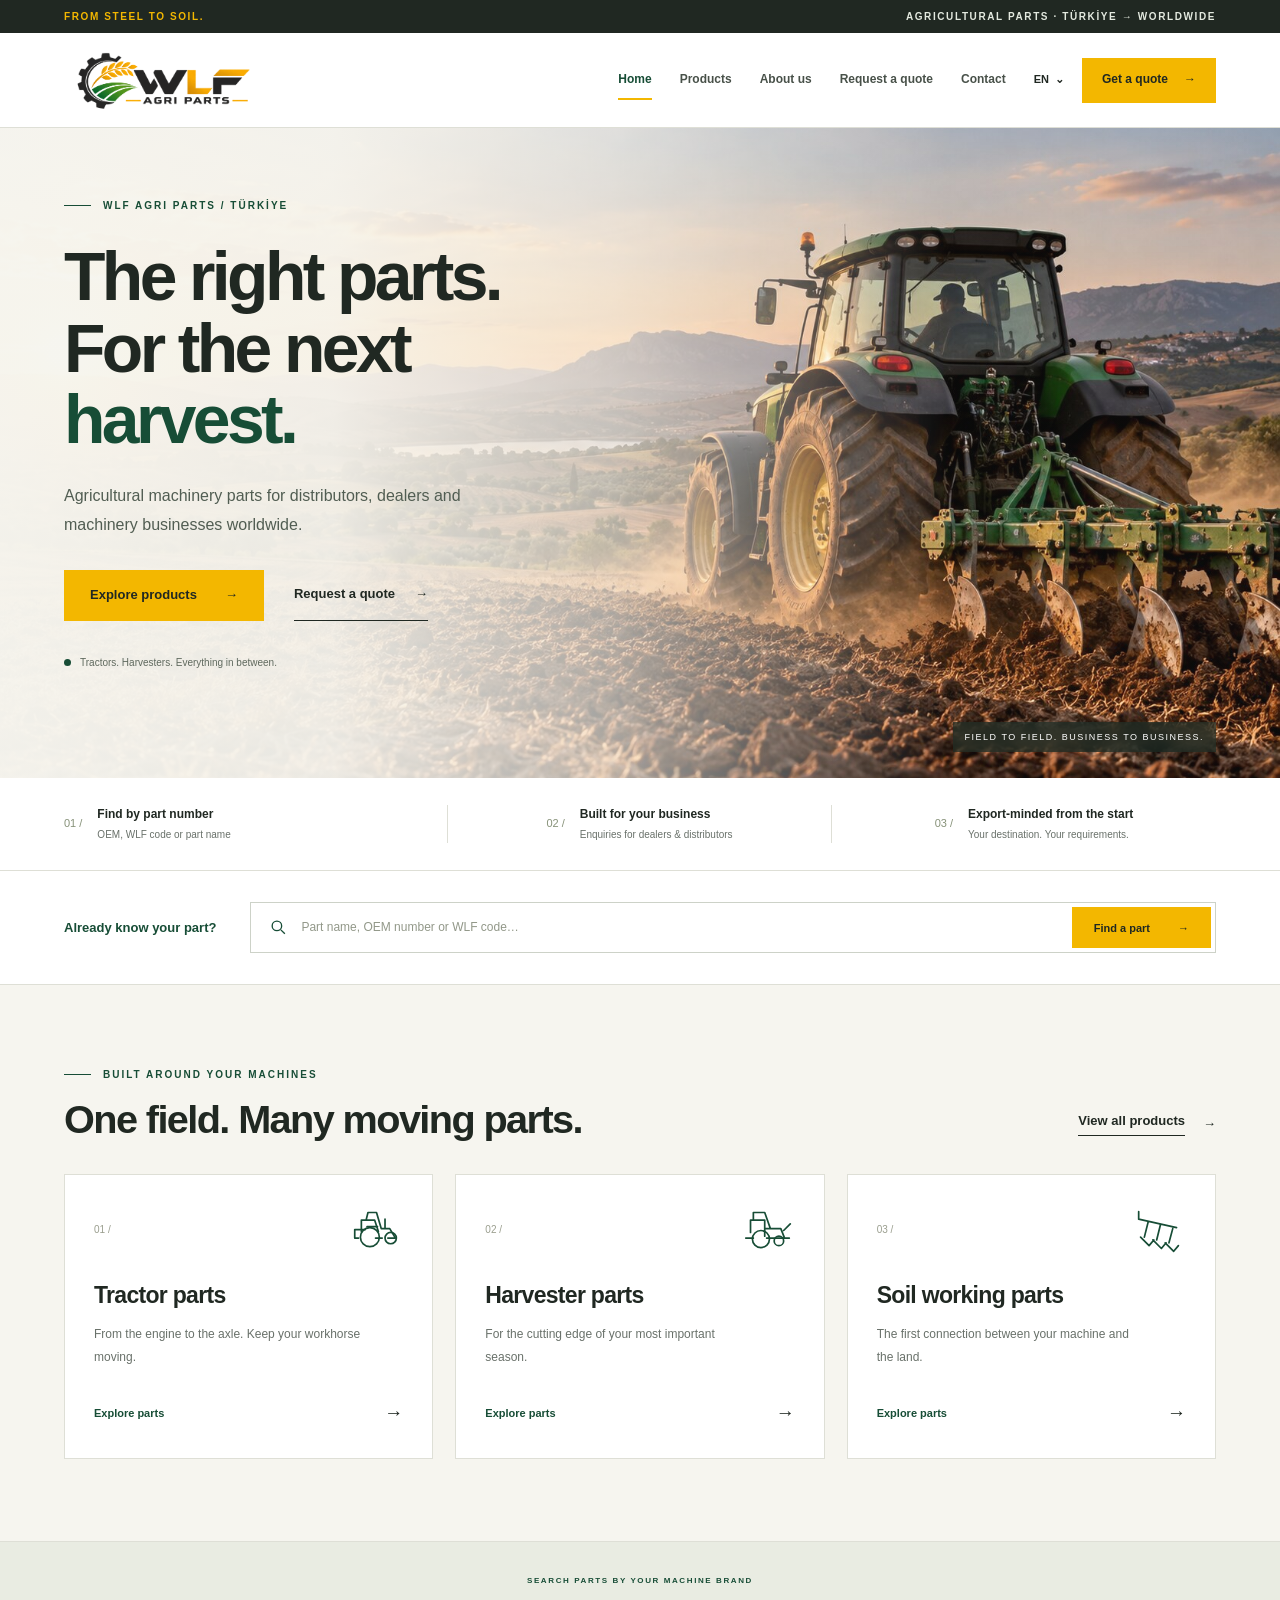
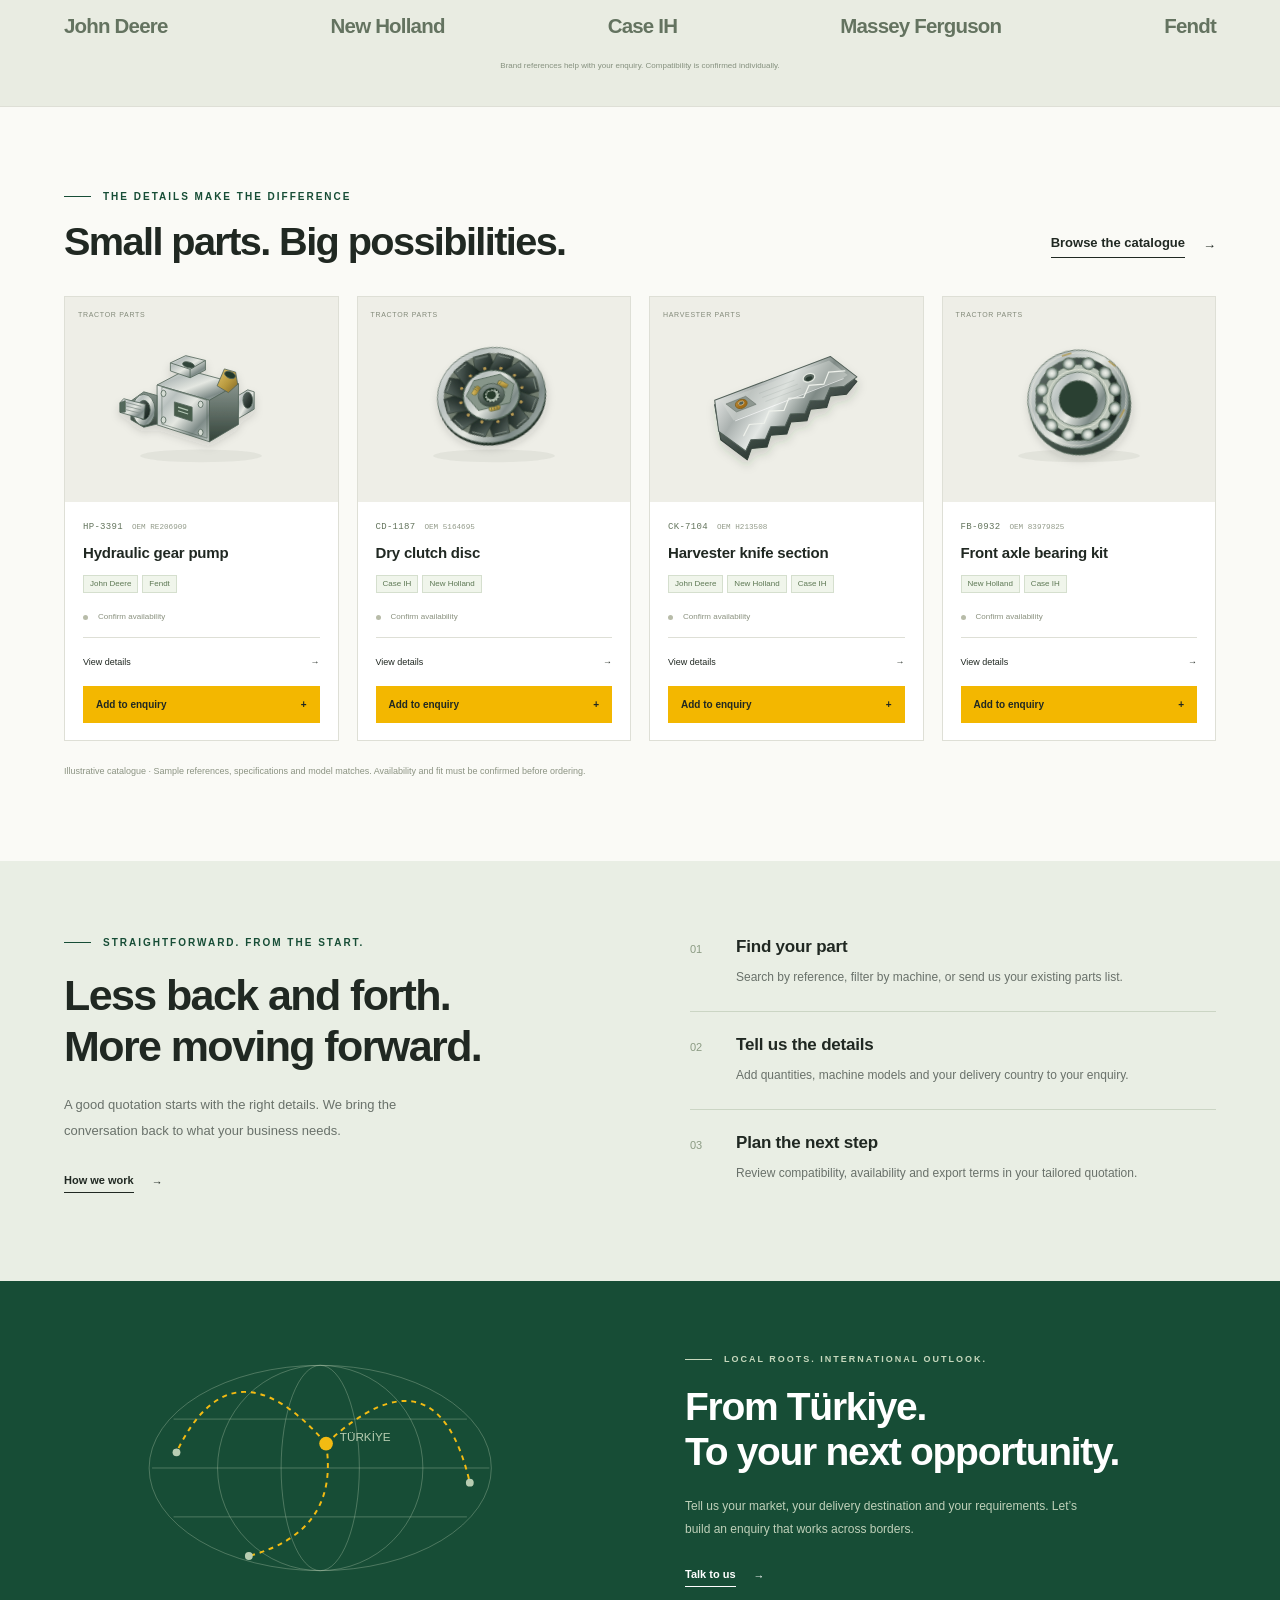
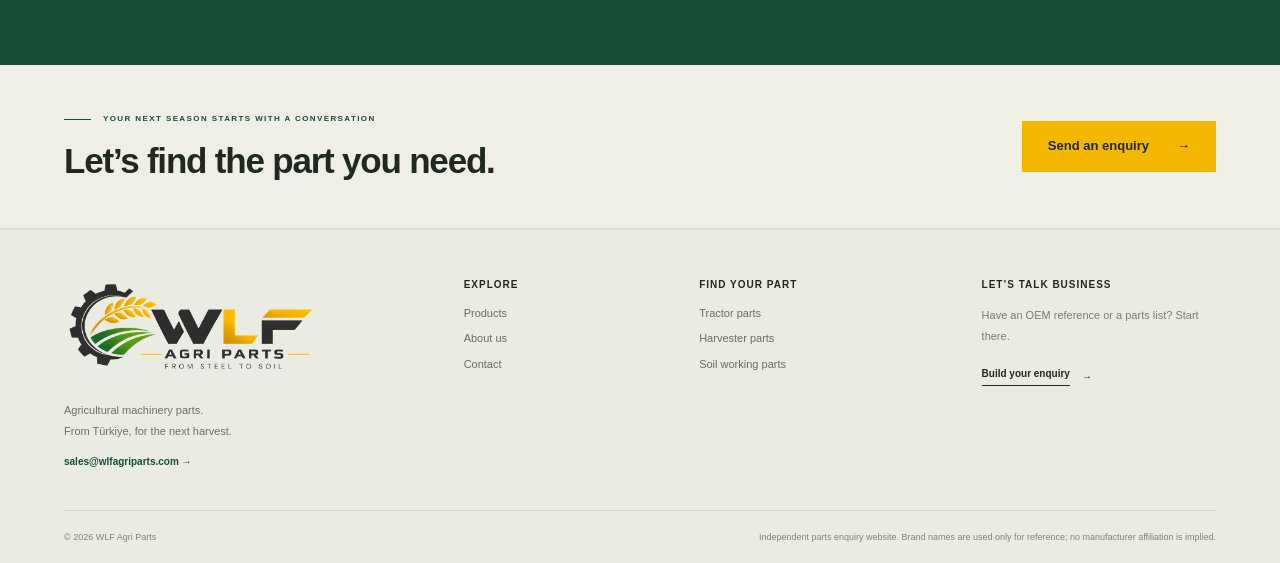
<file: index.html>
<!doctype html>
<html lang="en"><head><meta charset="utf-8"><meta name="viewport" content="width=device-width, initial-scale=1"><meta name="theme-color" content="#174d36"><title data-en="Agricultural Machinery Parts | WLF Agri Parts" data-es="Repuestos de maquinaria agrícola | WLF Agri Parts" data-ru="Запчасти для сельхозтехники | WLF Agri Parts">Agricultural Machinery Parts | WLF Agri Parts</title><meta name="description" content="WLF Agri Parts — B2B agricultural machinery spare parts enquiries for tractors, harvesters and soil working equipment. Export-oriented from Türkiye." data-content-en="WLF Agri Parts — B2B agricultural machinery spare parts enquiries for tractors, harvesters and soil working equipment. Export-oriented from Türkiye." data-content-es="WLF Agri Parts — Solicitudes B2B de repuestos para tractores, cosechadoras y equipos de laboreo. Orientados a la exportación desde Türkiye." data-content-ru="WLF Agri Parts — B2B-запросы на запчасти для тракторов, комбайнов и почвообрабатывающей техники. Экспорт из Турции."><link rel="icon" type="image/png" sizes="1254x1254" href="assets/favicon.png?v=brand2"><link rel="apple-touch-icon" href="assets/favicon.png?v=brand2"><link rel="stylesheet" href="style.css?v=languages3"><script src="catalog-data.js?v=languages3" defer></script><script src="app.js?v=languages3" defer></script></head><body data-page="home"><a class="skip-link" href="#main"><span data-en="Skip to content" data-es="Saltar al contenido" data-ru="Перейти к содержимому">Skip to content</span></a>
<div class="topbar"><div class="container topbar-inner"><span data-en="FROM STEEL TO SOIL." data-es="DEL ACERO A LA TIERRA." data-ru="ОТ СТАЛИ К ЗЕМЛЕ.">FROM STEEL TO SOIL.</span><span class="topbar-location"><span data-en="AGRICULTURAL PARTS · TÜRKİYE → WORLDWIDE" data-es="REPUESTOS AGRÍCOLAS · TÜRKİYE → TODO EL MUNDO" data-ru="ЗАПЧАСТИ ДЛЯ СЕЛЬХОЗТЕХНИКИ · ТУРЦИЯ → ВЕСЬ МИР">AGRICULTURAL PARTS · TÜRKİYE → WORLDWIDE</span></span></div></div>
<header class="header"><div class="container header-inner"><a href="index.html" class="logo" aria-label="WLF Agri Parts"><img src="assets/logo-horizontal.png" width="2171" height="724" alt="WLF Agri Parts"></a><nav class="main-nav" id="main-nav" aria-label="Main navigation" data-label-en="Main navigation" data-label-es="Navegación principal" data-label-ru="Главная навигация"><a href="index.html" class="active" aria-current="page"><span data-en="Home" data-es="Inicio" data-ru="Главная">Home</span></a><a href="products.html"><span data-en="Products" data-es="Productos" data-ru="Продукция">Products</span></a><a href="about.html"><span data-en="About us" data-es="Quiénes somos" data-ru="О компании">About us</span></a><a href="quote.html"><span data-en="Request a quote" data-es="Solicitar presupuesto" data-ru="Запросить предложение">Request a quote</span></a><a href="contact.html"><span data-en="Contact" data-es="Contacto" data-ru="Контакты">Contact</span></a></nav><div class="header-actions"><details class="language-picker"><summary class="language-switch" id="language-switch" aria-label="Select language">EN <span aria-hidden="true">⌄</span></summary><div class="language-options"><button type="button" data-language="en" lang="en">English <span>EN</span></button><button type="button" data-language="es" lang="es">Español <span>ES</span></button><button type="button" data-language="ru" lang="ru">Русский <span>RU</span></button></div></details><a href="quote.html" class="button button-small"><span data-en="Get a quote" data-es="Pedir presupuesto" data-ru="Получить предложение">Get a quote</span><span class="quote-badge" hidden>0</span><span aria-hidden="true">→</span></a><button class="mobile-menu-toggle" type="button" aria-controls="main-nav" aria-expanded="false" aria-label="Open menu" data-label-en="Open menu" data-label-es="Abrir menú" data-label-ru="Открыть меню"><svg viewBox="0 0 24 24" width="24" height="24" fill="none" stroke="currentColor" stroke-width="1.8"><path d="M4 7h16M4 12h16M4 17h16"/></svg></button></div></div></header><main id="main"><section class="hero"><div class="hero-background"><img src="assets/hero-farm.jpg" alt="Tractor in a field at golden hour" data-alt-en="Tractor in a field at golden hour" data-alt-es="Tractor en un campo al atardecer" data-alt-ru="Трактор в поле на закате" fetchpriority="high" width="1800" height="1100"></div><div class="container hero-inner"><div class="hero-content"><p class="eyebrow" data-en="WLF AGRI PARTS / TÜRKİYE" data-es="WLF AGRI PARTS / TÜRKİYE" data-ru="WLF AGRI PARTS / ТУРЦИЯ">WLF AGRI PARTS / TÜRKİYE</p><h1><span data-en="The right parts." data-es="Las piezas adecuadas." data-ru="Нужные запчасти.">The right parts.</span><br><span data-en="For the next" data-es="Para la próxima" data-ru="Для нового">For the next</span><br><em data-en="harvest." data-es="cosecha." data-ru="урожая.">harvest.</em></h1><p class="hero-description" data-en="Agricultural machinery parts for distributors, dealers and machinery businesses worldwide." data-es="Repuestos de maquinaria agrícola para distribuidores, concesionarios y empresas del sector en todo el mundo." data-ru="Запчасти для сельхозтехники для дистрибьюторов, дилеров и профильных компаний по всему миру.">Agricultural machinery parts for distributors, dealers and machinery businesses worldwide.</p><div class="hero-actions"><a class="button" href="products.html"><span data-en="Explore products" data-es="Ver productos" data-ru="Смотреть продукцию">Explore products</span><span aria-hidden="true">→</span></a><a class="button-outline" href="quote.html"><span data-en="Request a quote" data-es="Solicitar presupuesto" data-ru="Запросить предложение">Request a quote</span><span aria-hidden="true">→</span></a></div><div class="hero-meta"><span class="status-dot"></span><span data-en="Tractors. Harvesters. Everything in between." data-es="Tractores. Cosechadoras. Y mucho más." data-ru="Тракторы. Комбайны. И многое другое.">Tractors. Harvesters. Everything in between.</span></div></div></div><div class="hero-caption"><span data-en="FIELD TO FIELD. BUSINESS TO BUSINESS." data-es="DE CAMPO A CAMPO. DE EMPRESA A EMPRESA." data-ru="ОТ ПОЛЯ К ПОЛЮ. ОТ БИЗНЕСА К БИЗНЕСУ.">FIELD TO FIELD. BUSINESS TO BUSINESS.</span></div></section>
<section class="trust-strip"><div class="container trust-items"><div><span class="trust-icon">01 /</span><div><strong data-en="Find by part number" data-es="Busque por número de pieza" data-ru="Поиск по номеру детали">Find by part number</strong><p data-en="OEM, WLF code or part name" data-es="Referencia OEM, código WLF o nombre de pieza" data-ru="OEM, код WLF или название детали">OEM, WLF code or part name</p></div></div><div><span class="trust-icon">02 /</span><div><strong data-en="Built for your business" data-es="Pensado para su empresa" data-ru="Для вашего бизнеса">Built for your business</strong><p data-en="Enquiries for dealers &amp; distributors" data-es="Solicitudes para concesionarios y distribuidores" data-ru="Запросы для дилеров и дистрибьюторов">Enquiries for dealers &amp; distributors</p></div></div><div><span class="trust-icon">03 /</span><div><strong data-en="Export-minded from the start" data-es="Orientados a la exportación desde el inicio" data-ru="Ориентация на экспорт с самого начала">Export-minded from the start</strong><p data-en="Your destination. Your requirements." data-es="Su destino. Sus necesidades." data-ru="Ваш пункт назначения. Ваши требования.">Your destination. Your requirements.</p></div></div></div></section>
<section class="home-search-section"><div class="container"><form class="home-search" action="products.html" method="get"><label for="home-search"><span data-en="Already know your part?" data-es="¿Ya sabe qué pieza necesita?" data-ru="Знаете, какая деталь нужна?">Already know your part?</span></label><div class="search-input-wrap"><svg viewBox="0 0 24 24" width="22" height="22" fill="none" stroke="currentColor" stroke-width="1.7" aria-hidden="true"><circle cx="10" cy="10" r="6"/><path d="m15 15 5 5"/></svg><input id="home-search" name="q" type="search" maxlength="120" placeholder="Part name, OEM number or WLF code…" data-placeholder-en="Part name, OEM number or WLF code…" data-placeholder-es="Nombre de pieza, número OEM o código WLF…" data-placeholder-ru="Название детали, номер OEM или код WLF…"><button class="button" type="submit"><span data-en="Find a part" data-es="Buscar pieza" data-ru="Найти деталь">Find a part</span><span aria-hidden="true">→</span></button></div></form></div></section>
<section class="section"><div class="container"><div class="section-heading"><div><p class="eyebrow" data-en="BUILT AROUND YOUR MACHINES" data-es="EN TORNO A SU MAQUINARIA" data-ru="ДЛЯ ВАШЕЙ ТЕХНИКИ">BUILT AROUND YOUR MACHINES</p><h2 data-en="One field. Many moving parts." data-es="Un campo. Muchas piezas en movimiento." data-ru="Одно поле. Множество деталей.">One field. Many moving parts.</h2></div><a class="text-link" href="products.html"><span data-en="View all products" data-es="Ver todos los productos" data-ru="Все товары">View all products</span><span aria-hidden="true">→</span></a></div><div class="category-grid"><a class="category-card" href="products.html?category=tractor"><div class="category-card-top"><span>01 /</span><svg viewBox="0 0 56 56" fill="none" stroke="currentColor" stroke-width="1.8" stroke-linecap="round" stroke-linejoin="round" aria-hidden="true"><path d="M12 29V17h14l4 12m-13-12 2-8h9l5 17h9l6 10h-8M9 36H5v-9h11m11 9h7"/><circle cx="21" cy="35" r="10"/><circle cx="43" cy="36" r="6"/><path d="M37 25v-9m-19 8h11"/></svg></div><h3 data-en="Tractor parts" data-es="Repuestos para tractores" data-ru="Запчасти для тракторов">Tractor parts</h3><p data-en="From the engine to the axle. Keep your workhorse moving." data-es="Del motor al eje. Mantenga su tractor en marcha." data-ru="От двигателя до моста. Чтобы ваш трактор продолжал работать.">From the engine to the axle. Keep your workhorse moving.</p><span class="category-link"><span data-en="Explore parts" data-es="Ver repuestos" data-ru="Смотреть запчасти">Explore parts</span><span aria-hidden="true">→</span></span></a><a class="category-card" href="products.html?category=harvester"><div class="category-card-top"><span>02 /</span><svg viewBox="0 0 56 56" fill="none" stroke="currentColor" stroke-width="1.8" stroke-linecap="round" stroke-linejoin="round" aria-hidden="true"><path d="M9 30V17h15v17m0-8h17l4 10H26M12 17V9h12l6 17M4 36h8m30 0h8m-6-8 7-7"/><circle cx="20" cy="37" r="9"/><circle cx="39" cy="39" r="5"/></svg></div><h3 data-en="Harvester parts" data-es="Repuestos para cosechadoras" data-ru="Запчасти для комбайнов">Harvester parts</h3><p data-en="For the cutting edge of your most important season." data-es="Para estar a la altura de la temporada más importante." data-ru="Для бесперебойной работы в самый важный сезон.">For the cutting edge of your most important season.</p><span class="category-link"><span data-en="Explore parts" data-es="Ver repuestos" data-ru="Смотреть запчасти">Explore parts</span><span aria-hidden="true">→</span></span></a><a class="category-card" href="products.html?category=tillage"><div class="category-card-top"><span>03 /</span><svg viewBox="0 0 56 56" fill="none" stroke="currentColor" stroke-width="1.8" stroke-linecap="round" stroke-linejoin="round" aria-hidden="true"><path d="m6 16 40 9M16 19l-4 16m17-13-4 16m17-12-4 15M8 35l9 9 5-6m-1 0 9 9 5-6m-1 0 9 9 5-6M6 16V8"/></svg></div><h3 data-en="Soil working parts" data-es="Repuestos para laboreo" data-ru="Запчасти для почвообработки">Soil working parts</h3><p data-en="The first connection between your machine and the land." data-es="La primera conexión entre su máquina y la tierra." data-ru="Первое звено между вашей техникой и землёй.">The first connection between your machine and the land.</p><span class="category-link"><span data-en="Explore parts" data-es="Ver repuestos" data-ru="Смотреть запчасти">Explore parts</span><span aria-hidden="true">→</span></span></a></div></div></section><section class="brand-strip"><div class="container"><p class="eyebrow" data-en="SEARCH PARTS BY YOUR MACHINE BRAND" data-es="BUSQUE REPUESTOS POR MARCA DE MAQUINARIA" data-ru="ПОИСК ЗАПЧАСТЕЙ ПО МАРКЕ ТЕХНИКИ">SEARCH PARTS BY YOUR MACHINE BRAND</p><div class="brand-list"><a href="products.html?brand=John Deere">John Deere</a><a href="products.html?brand=New Holland">New Holland</a><a href="products.html?brand=Case IH">Case IH</a><a href="products.html?brand=Massey Ferguson">Massey Ferguson</a><a href="products.html?brand=Fendt">Fendt</a></div><p class="brand-note" data-en="Brand references help with your enquiry. Compatibility is confirmed individually." data-es="Las marcas sirven de referencia para su solicitud. La compatibilidad se confirma en cada caso." data-ru="Марки помогают уточнить запрос. Совместимость подтверждается индивидуально.">Brand references help with your enquiry. Compatibility is confirmed individually.</p></div></section>
<section class="section featured-section"><div class="container"><div class="section-heading"><div><p class="eyebrow" data-en="THE DETAILS MAKE THE DIFFERENCE" data-es="LOS DETALLES MARCAN LA DIFERENCIA" data-ru="ДЕТАЛИ ИМЕЮТ ЗНАЧЕНИЕ">THE DETAILS MAKE THE DIFFERENCE</p><h2 data-en="Small parts. Big possibilities." data-es="Pequeñas piezas. Grandes posibilidades." data-ru="Малые детали. Большие возможности.">Small parts. Big possibilities.</h2></div><a class="text-link" href="products.html"><span data-en="Browse the catalogue" data-es="Explorar el catálogo" data-ru="Открыть каталог">Browse the catalogue</span><span aria-hidden="true">→</span></a></div><div class="products-grid featured-products" id="featured-products"></div><p class="demo-notice" data-en="Illustrative catalogue · Sample references, specifications and model matches. Availability and fit must be confirmed before ordering." data-es="Catálogo ilustrativo · Referencias, especificaciones y compatibilidades de ejemplo. La disponibilidad y la compatibilidad deben confirmarse antes de realizar un pedido." data-ru="Демонстрационный каталог · Примеры артикулов, характеристик и совместимых моделей. Наличие и совместимость необходимо подтвердить до заказа.">Illustrative catalogue · Sample references, specifications and model matches. Availability and fit must be confirmed before ordering.</p></div></section>
<section class="split-section"><div class="container split-grid"><div class="split-copy"><p class="eyebrow" data-en="STRAIGHTFORWARD. FROM THE START." data-es="CLARIDAD DESDE EL PRINCIPIO." data-ru="ЯСНОСТЬ С САМОГО НАЧАЛА.">STRAIGHTFORWARD. FROM THE START.</p><h2 data-en="Less back and forth.
More moving forward." data-es="Menos idas y vueltas.
Más avances." data-ru="Меньше лишних уточнений.
Больше движения вперёд.">Less back and forth.
More moving forward.</h2><p data-en="A good quotation starts with the right details. We bring the conversation back to what your business needs." data-es="Un buen presupuesto empieza con los datos adecuados. Centramos la conversación en lo que su empresa necesita." data-ru="Хорошее предложение начинается с точных данных. Мы сосредотачиваемся на потребностях вашего бизнеса.">A good quotation starts with the right details. We bring the conversation back to what your business needs.</p><a class="text-link" href="about.html"><span data-en="How we work" data-es="Cómo trabajamos" data-ru="Как мы работаем">How we work</span><span aria-hidden="true">→</span></a></div><div class="process-list"><article class="process-step"><span>01</span><div><h3 data-en="Find your part" data-es="Encuentre su pieza" data-ru="Найдите нужную деталь">Find your part</h3><p data-en="Search by reference, filter by machine, or send us your existing parts list." data-es="Busque por referencia, filtre por máquina o envíenos su lista de repuestos." data-ru="Ищите по артикулу, фильтруйте по технике или отправьте готовый список запчастей.">Search by reference, filter by machine, or send us your existing parts list.</p></div></article><article class="process-step"><span>02</span><div><h3 data-en="Tell us the details" data-es="Cuéntenos los detalles" data-ru="Укажите подробности">Tell us the details</h3><p data-en="Add quantities, machine models and your delivery country to your enquiry." data-es="Añada cantidades, modelos de máquina y país de entrega a su solicitud." data-ru="Добавьте в запрос количество, модели техники и страну доставки.">Add quantities, machine models and your delivery country to your enquiry.</p></div></article><article class="process-step"><span>03</span><div><h3 data-en="Plan the next step" data-es="Planifique el siguiente paso" data-ru="Спланируйте следующий шаг">Plan the next step</h3><p data-en="Review compatibility, availability and export terms in your tailored quotation." data-es="Revise la compatibilidad, la disponibilidad y las condiciones de exportación en su presupuesto personalizado." data-ru="Проверьте совместимость, наличие и условия экспорта в индивидуальном предложении.">Review compatibility, availability and export terms in your tailored quotation.</p></div></article></div></div></section><section class="export-band"><div class="container export-inner"><div class="export-visual" aria-hidden="true"><svg viewBox="0 0 450 280" fill="none"><ellipse cx="215" cy="135" rx="175" ry="105" stroke="currentColor" opacity=".35"/><ellipse cx="215" cy="135" rx="105" ry="105" stroke="currentColor" opacity=".35"/><ellipse cx="215" cy="135" rx="40" ry="105" stroke="currentColor" opacity=".35"/><path d="M43 135h345M65 85h300M65 185h300" stroke="currentColor" opacity=".35"/><path d="M221 110Q125 0 68 119M221 110Q334 6 368 150M221 110Q235 200 142 225" stroke="#f3bb12" stroke-width="2" stroke-dasharray="5 5"/><circle cx="221" cy="110" r="7" fill="#f3bb12"/><circle cx="68" cy="119" r="4" fill="currentColor"/><circle cx="368" cy="150" r="4" fill="currentColor"/><circle cx="142" cy="225" r="4" fill="currentColor"/><text x="235" y="107" fill="currentColor" font-size="12" font-family="Arial">TÜRKİYE</text></svg></div><div class="export-copy"><p class="eyebrow" data-en="LOCAL ROOTS. INTERNATIONAL OUTLOOK." data-es="RAÍCES LOCALES. VISIÓN INTERNACIONAL." data-ru="МЕСТНЫЕ КОРНИ. МЕЖДУНАРОДНЫЙ ВЗГЛЯД.">LOCAL ROOTS. INTERNATIONAL OUTLOOK.</p><h2 data-en="From Türkiye.
To your next opportunity." data-es="Desde Türkiye.
Hacia su próxima oportunidad." data-ru="Из Турции.
К вашим новым возможностям.">From Türkiye.
To your next opportunity.</h2><p data-en="Tell us your market, your delivery destination and your requirements. Let’s build an enquiry that works across borders." data-es="Indíquenos su mercado, destino de entrega y necesidades. Preparemos una solicitud que cruce fronteras." data-ru="Расскажите о вашем рынке, пункте доставки и требованиях. Подготовим запрос для международной поставки.">Tell us your market, your delivery destination and your requirements. Let’s build an enquiry that works across borders.</p><a class="text-link" href="contact.html"><span data-en="Talk to us" data-es="Hable con nosotros" data-ru="Свяжитесь с нами">Talk to us</span><span aria-hidden="true">→</span></a></div></div></section><section class="cta-band"><div class="container cta-inner"><div><p class="eyebrow" data-en="YOUR NEXT SEASON STARTS WITH A CONVERSATION" data-es="SU PRÓXIMA TEMPORADA EMPIEZA CON UNA CONVERSACIÓN" data-ru="ВАШ НОВЫЙ СЕЗОН НАЧИНАЕТСЯ С ОБСУЖДЕНИЯ">YOUR NEXT SEASON STARTS WITH A CONVERSATION</p><h2 data-en="Let’s find the part you need." data-es="Encontremos la pieza que necesita." data-ru="Найдём нужную вам деталь.">Let’s find the part you need.</h2></div><a class="button" href="quote.html"><span data-en="Send an enquiry" data-es="Enviar solicitud" data-ru="Отправить запрос">Send an enquiry</span><span aria-hidden="true">→</span></a></div></section><dialog id="product-dialog" class="product-dialog" aria-labelledby="detail-title"><div class="dialog-top"><p class="eyebrow" data-en="A CLOSER LOOK" data-es="MÁS DE CERCA" data-ru="ПОДРОБНЕЕ О ДЕТАЛИ">A CLOSER LOOK</p><button class="close" type="button" data-close-dialog aria-label="Close" data-label-en="Close" data-label-es="Cerrar" data-label-ru="Закрыть">×</button></div><div id="product-detail"></div></dialog></main><footer class="footer"><div class="container"><div class="footer-main"><div class="footer-brand"><a href="index.html" class="logo"><img src="assets/logo-primary.png" alt="WLF Agri Parts — From Steel to Soil" width="1674" height="624" loading="lazy"></a><p data-en="Agricultural machinery parts.
From Türkiye, for the next harvest." data-es="Repuestos de maquinaria agrícola.
Desde Türkiye, para la próxima cosecha." data-ru="Запчасти для сельхозтехники.
Из Турции — к новому урожаю.">Agricultural machinery parts.
From Türkiye, for the next harvest.</p><a href="mailto:sales@wlfagriparts.com">sales@wlfagriparts.com →</a></div><div class="footer-links"><h3 data-en="EXPLORE" data-es="EXPLORAR" data-ru="ОБЗОР">EXPLORE</h3><a href="products.html"><span data-en="Products" data-es="Productos" data-ru="Продукция">Products</span></a><a href="about.html"><span data-en="About us" data-es="Quiénes somos" data-ru="О компании">About us</span></a><a href="contact.html"><span data-en="Contact" data-es="Contacto" data-ru="Контакты">Contact</span></a></div><div class="footer-links"><h3 data-en="FIND YOUR PART" data-es="ENCUENTRE SU PIEZA" data-ru="НАЙДИТЕ СВОЮ ДЕТАЛЬ">FIND YOUR PART</h3><a href="products.html?category=tractor"><span data-en="Tractor parts" data-es="Repuestos para tractores" data-ru="Запчасти для тракторов">Tractor parts</span></a><a href="products.html?category=harvester"><span data-en="Harvester parts" data-es="Repuestos para cosechadoras" data-ru="Запчасти для комбайнов">Harvester parts</span></a><a href="products.html?category=tillage"><span data-en="Soil working parts" data-es="Repuestos para laboreo" data-ru="Запчасти для почвообработки">Soil working parts</span></a></div><div class="footer-links footer-enquiry"><h3 data-en="LET’S TALK BUSINESS" data-es="HABLEMOS DE NEGOCIOS" data-ru="ОБСУДИМ СОТРУДНИЧЕСТВО">LET’S TALK BUSINESS</h3><p data-en="Have an OEM reference or a parts list? Start there." data-es="¿Tiene una referencia OEM o una lista de repuestos? Empecemos por ahí." data-ru="Есть OEM-номер или список запчастей? Начнём с этого.">Have an OEM reference or a parts list? Start there.</p><a class="text-link" href="quote.html"><span data-en="Build your enquiry" data-es="Prepare su solicitud" data-ru="Составить запрос">Build your enquiry</span><span aria-hidden="true">→</span></a></div></div><div class="footer-bottom"><span>© <span id="year"></span> WLF Agri Parts</span><p data-en="Independent parts enquiry website. Brand names are used only for reference; no manufacturer affiliation is implied." data-es="Sitio independiente de solicitudes de repuestos. Las marcas se utilizan solo como referencia; no implican vinculación con los fabricantes." data-ru="Независимый сайт для запросов на запчасти. Названия марок приведены только для справки и не означают связи с производителями.">Independent parts enquiry website. Brand names are used only for reference; no manufacturer affiliation is implied.</p></div></div></footer><div id="toast" class="toast" role="status" aria-live="polite"></div><noscript><p lang="en">This site needs JavaScript for catalogue search and enquiry lists. Email sales@wlfagriparts.com directly for quotations.</p><p lang="es">Este sitio necesita JavaScript para buscar en el catálogo y preparar listas de repuestos. Solicite presupuesto directamente a sales@wlfagriparts.com.</p><p lang="ru">Для поиска по каталогу и списков запросов нужен JavaScript. Чтобы запросить предложение, напишите напрямую на sales@wlfagriparts.com.</p></noscript></body></html>
</file>
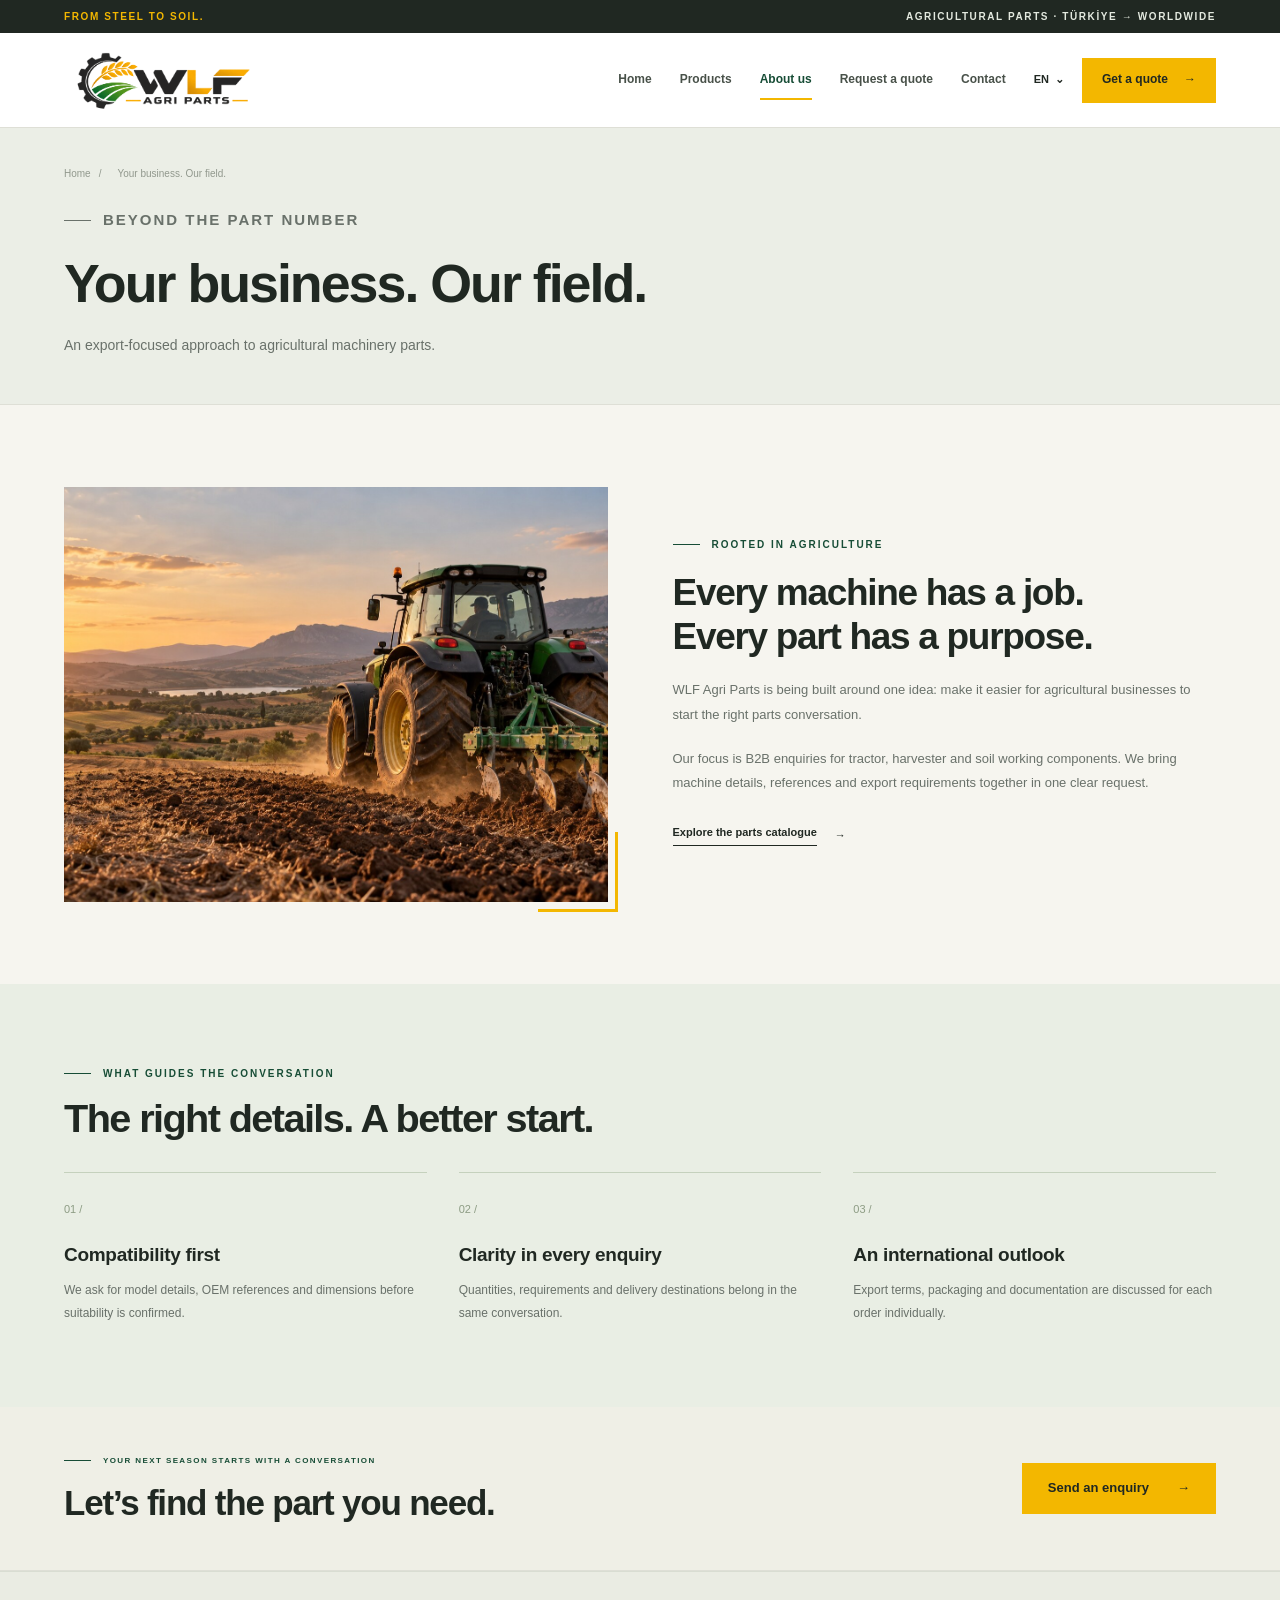
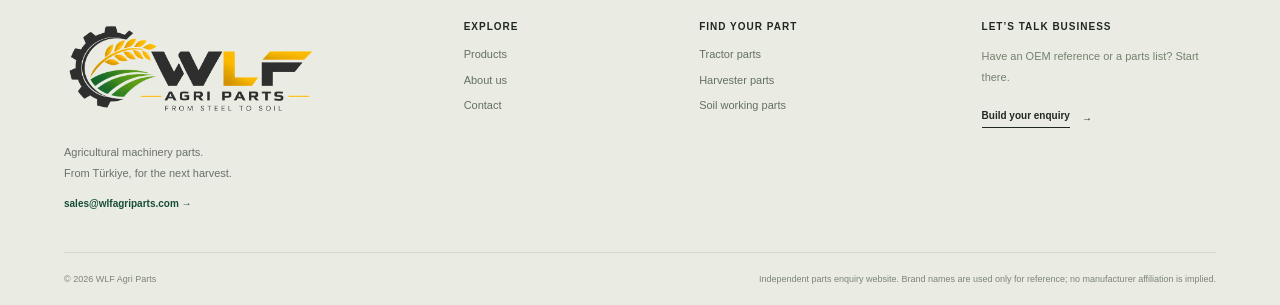
<file: about.html>
<!doctype html>
<html lang="en"><head><meta charset="utf-8"><meta name="viewport" content="width=device-width, initial-scale=1"><meta name="theme-color" content="#174d36"><title data-en="About Us | WLF Agri Parts" data-es="Quiénes somos | WLF Agri Parts" data-ru="О компании | WLF Agri Parts">About Us | WLF Agri Parts</title><meta name="description" content="WLF Agri Parts — B2B agricultural machinery spare parts enquiries for tractors, harvesters and soil working equipment. Export-oriented from Türkiye." data-content-en="WLF Agri Parts — B2B agricultural machinery spare parts enquiries for tractors, harvesters and soil working equipment. Export-oriented from Türkiye." data-content-es="WLF Agri Parts — Solicitudes B2B de repuestos para tractores, cosechadoras y equipos de laboreo. Orientados a la exportación desde Türkiye." data-content-ru="WLF Agri Parts — B2B-запросы на запчасти для тракторов, комбайнов и почвообрабатывающей техники. Экспорт из Турции."><link rel="icon" type="image/png" sizes="1254x1254" href="assets/favicon.png?v=brand2"><link rel="apple-touch-icon" href="assets/favicon.png?v=brand2"><link rel="stylesheet" href="style.css?v=languages3"><script src="catalog-data.js?v=languages3" defer></script><script src="app.js?v=languages3" defer></script></head><body data-page="about"><a class="skip-link" href="#main"><span data-en="Skip to content" data-es="Saltar al contenido" data-ru="Перейти к содержимому">Skip to content</span></a>
<div class="topbar"><div class="container topbar-inner"><span data-en="FROM STEEL TO SOIL." data-es="DEL ACERO A LA TIERRA." data-ru="ОТ СТАЛИ К ЗЕМЛЕ.">FROM STEEL TO SOIL.</span><span class="topbar-location"><span data-en="AGRICULTURAL PARTS · TÜRKİYE → WORLDWIDE" data-es="REPUESTOS AGRÍCOLAS · TÜRKİYE → TODO EL MUNDO" data-ru="ЗАПЧАСТИ ДЛЯ СЕЛЬХОЗТЕХНИКИ · ТУРЦИЯ → ВЕСЬ МИР">AGRICULTURAL PARTS · TÜRKİYE → WORLDWIDE</span></span></div></div>
<header class="header"><div class="container header-inner"><a href="index.html" class="logo" aria-label="WLF Agri Parts"><img src="assets/logo-horizontal.png" width="2171" height="724" alt="WLF Agri Parts"></a><nav class="main-nav" id="main-nav" aria-label="Main navigation" data-label-en="Main navigation" data-label-es="Navegación principal" data-label-ru="Главная навигация"><a href="index.html"><span data-en="Home" data-es="Inicio" data-ru="Главная">Home</span></a><a href="products.html"><span data-en="Products" data-es="Productos" data-ru="Продукция">Products</span></a><a href="about.html" class="active" aria-current="page"><span data-en="About us" data-es="Quiénes somos" data-ru="О компании">About us</span></a><a href="quote.html"><span data-en="Request a quote" data-es="Solicitar presupuesto" data-ru="Запросить предложение">Request a quote</span></a><a href="contact.html"><span data-en="Contact" data-es="Contacto" data-ru="Контакты">Contact</span></a></nav><div class="header-actions"><details class="language-picker"><summary class="language-switch" id="language-switch" aria-label="Select language">EN <span aria-hidden="true">⌄</span></summary><div class="language-options"><button type="button" data-language="en" lang="en">English <span>EN</span></button><button type="button" data-language="es" lang="es">Español <span>ES</span></button><button type="button" data-language="ru" lang="ru">Русский <span>RU</span></button></div></details><a href="quote.html" class="button button-small"><span data-en="Get a quote" data-es="Pedir presupuesto" data-ru="Получить предложение">Get a quote</span><span class="quote-badge" hidden>0</span><span aria-hidden="true">→</span></a><button class="mobile-menu-toggle" type="button" aria-controls="main-nav" aria-expanded="false" aria-label="Open menu" data-label-en="Open menu" data-label-es="Abrir menú" data-label-ru="Открыть меню"><svg viewBox="0 0 24 24" width="24" height="24" fill="none" stroke="currentColor" stroke-width="1.8"><path d="M4 7h16M4 12h16M4 17h16"/></svg></button></div></div></header><main id="main"><section class="page-intro"><div class="container"><div class="breadcrumb"><a href="index.html"><span data-en="Home" data-es="Inicio" data-ru="Главная">Home</span></a><span>/</span><span data-en="Your business. Our field." data-es="Su negocio. Nuestro campo." data-ru="Ваш бизнес. Наша сфера.">Your business. Our field.</span></div><p class="eyebrow" data-en="BEYOND THE PART NUMBER" data-es="MÁS ALLÁ DEL NÚMERO DE PIEZA" data-ru="БОЛЬШЕ, ЧЕМ НОМЕР ДЕТАЛИ">BEYOND THE PART NUMBER</p><h1 data-en="Your business. Our field." data-es="Su negocio. Nuestro campo." data-ru="Ваш бизнес. Наша сфера.">Your business. Our field.</h1><p data-en="An export-focused approach to agricultural machinery parts." data-es="Un enfoque de repuestos agrícolas orientado a la exportación." data-ru="Запчасти для сельхозтехники с ориентацией на экспорт.">An export-focused approach to agricultural machinery parts.</p></div></section><section class="section"><div class="container about-grid"><div class="about-image"><img src="assets/hero-farm.jpg" alt="Agricultural tractor in a field" data-alt-en="Agricultural tractor in a field" data-alt-es="Tractor agrícola en un campo" data-alt-ru="Сельскохозяйственный трактор в поле" width="700" height="650"></div><div class="about-copy"><p class="eyebrow" data-en="ROOTED IN AGRICULTURE" data-es="CON RAÍCES EN LA AGRICULTURA" data-ru="КОРНИ В СЕЛЬСКОМ ХОЗЯЙСТВЕ">ROOTED IN AGRICULTURE</p><h2 data-en="Every machine has a job.
Every part has a purpose." data-es="Cada máquina tiene su trabajo.
Cada pieza, su función." data-ru="У каждой машины своя работа.
У каждой детали — своё назначение.">Every machine has a job.
Every part has a purpose.</h2><p data-en="WLF Agri Parts is being built around one idea: make it easier for agricultural businesses to start the right parts conversation." data-es="WLF Agri Parts se desarrolla en torno a una idea: facilitar que las empresas agrícolas inicien la conversación adecuada sobre sus repuestos." data-ru="WLF Agri Parts создаётся вокруг одной идеи: помочь сельскохозяйственным компаниям начать предметный разговор о нужных запчастях.">WLF Agri Parts is being built around one idea: make it easier for agricultural businesses to start the right parts conversation.</p><p data-en="Our focus is B2B enquiries for tractor, harvester and soil working components. We bring machine details, references and export requirements together in one clear request." data-es="Nos centramos en solicitudes B2B de componentes para tractores, cosechadoras y equipos de laboreo. Reunimos datos de la máquina, referencias y requisitos de exportación en una solicitud clara." data-ru="Наше направление — B2B-запросы на компоненты для тракторов, комбайнов и почвообрабатывающей техники. Мы объединяем данные техники, артикулы и требования к экспорту в одном понятном запросе.">Our focus is B2B enquiries for tractor, harvester and soil working components. We bring machine details, references and export requirements together in one clear request.</p><a class="text-link" href="products.html"><span data-en="Explore the parts catalogue" data-es="Explorar el catálogo de repuestos" data-ru="Посмотреть каталог запчастей">Explore the parts catalogue</span><span aria-hidden="true">→</span></a></div></div></section><section class="section values-section"><div class="container"><div class="section-heading"><div><p class="eyebrow" data-en="WHAT GUIDES THE CONVERSATION" data-es="LO QUE GUÍA LA CONVERSACIÓN" data-ru="ЧТО ВАЖНО ПРИ ОБСУЖДЕНИИ">WHAT GUIDES THE CONVERSATION</p><h2 data-en="The right details. A better start." data-es="Los datos adecuados. Un mejor comienzo." data-ru="Точные данные. Уверенный старт.">The right details. A better start.</h2></div></div><div class="values-grid"><article class="value-card"><span>01 /</span><h3 data-en="Compatibility first" data-es="La compatibilidad, primero" data-ru="Сначала совместимость">Compatibility first</h3><p data-en="We ask for model details, OEM references and dimensions before suitability is confirmed." data-es="Solicitamos datos del modelo, referencias OEM y dimensiones antes de confirmar la compatibilidad." data-ru="Перед подтверждением совместимости мы запрашиваем данные модели, OEM-номера и размеры.">We ask for model details, OEM references and dimensions before suitability is confirmed.</p></article><article class="value-card"><span>02 /</span><h3 data-en="Clarity in every enquiry" data-es="Claridad en cada solicitud" data-ru="Ясность в каждом запросе">Clarity in every enquiry</h3><p data-en="Quantities, requirements and delivery destinations belong in the same conversation." data-es="Cantidades, requisitos y destinos de entrega forman parte de la misma conversación." data-ru="Количество, требования и пункты доставки обсуждаются вместе.">Quantities, requirements and delivery destinations belong in the same conversation.</p></article><article class="value-card"><span>03 /</span><h3 data-en="An international outlook" data-es="Una visión internacional" data-ru="Международный подход">An international outlook</h3><p data-en="Export terms, packaging and documentation are discussed for each order individually." data-es="Las condiciones de exportación, el embalaje y la documentación se acuerdan para cada pedido." data-ru="Условия экспорта, упаковка и документы обсуждаются отдельно для каждого заказа.">Export terms, packaging and documentation are discussed for each order individually.</p></article></div></div></section><section class="cta-band"><div class="container cta-inner"><div><p class="eyebrow" data-en="YOUR NEXT SEASON STARTS WITH A CONVERSATION" data-es="SU PRÓXIMA TEMPORADA EMPIEZA CON UNA CONVERSACIÓN" data-ru="ВАШ НОВЫЙ СЕЗОН НАЧИНАЕТСЯ С ОБСУЖДЕНИЯ">YOUR NEXT SEASON STARTS WITH A CONVERSATION</p><h2 data-en="Let’s find the part you need." data-es="Encontremos la pieza que necesita." data-ru="Найдём нужную вам деталь.">Let’s find the part you need.</h2></div><a class="button" href="quote.html"><span data-en="Send an enquiry" data-es="Enviar solicitud" data-ru="Отправить запрос">Send an enquiry</span><span aria-hidden="true">→</span></a></div></section></main><footer class="footer"><div class="container"><div class="footer-main"><div class="footer-brand"><a href="index.html" class="logo"><img src="assets/logo-primary.png" alt="WLF Agri Parts — From Steel to Soil" width="1674" height="624" loading="lazy"></a><p data-en="Agricultural machinery parts.
From Türkiye, for the next harvest." data-es="Repuestos de maquinaria agrícola.
Desde Türkiye, para la próxima cosecha." data-ru="Запчасти для сельхозтехники.
Из Турции — к новому урожаю.">Agricultural machinery parts.
From Türkiye, for the next harvest.</p><a href="mailto:sales@wlfagriparts.com">sales@wlfagriparts.com →</a></div><div class="footer-links"><h3 data-en="EXPLORE" data-es="EXPLORAR" data-ru="ОБЗОР">EXPLORE</h3><a href="products.html"><span data-en="Products" data-es="Productos" data-ru="Продукция">Products</span></a><a href="about.html"><span data-en="About us" data-es="Quiénes somos" data-ru="О компании">About us</span></a><a href="contact.html"><span data-en="Contact" data-es="Contacto" data-ru="Контакты">Contact</span></a></div><div class="footer-links"><h3 data-en="FIND YOUR PART" data-es="ENCUENTRE SU PIEZA" data-ru="НАЙДИТЕ СВОЮ ДЕТАЛЬ">FIND YOUR PART</h3><a href="products.html?category=tractor"><span data-en="Tractor parts" data-es="Repuestos para tractores" data-ru="Запчасти для тракторов">Tractor parts</span></a><a href="products.html?category=harvester"><span data-en="Harvester parts" data-es="Repuestos para cosechadoras" data-ru="Запчасти для комбайнов">Harvester parts</span></a><a href="products.html?category=tillage"><span data-en="Soil working parts" data-es="Repuestos para laboreo" data-ru="Запчасти для почвообработки">Soil working parts</span></a></div><div class="footer-links footer-enquiry"><h3 data-en="LET’S TALK BUSINESS" data-es="HABLEMOS DE NEGOCIOS" data-ru="ОБСУДИМ СОТРУДНИЧЕСТВО">LET’S TALK BUSINESS</h3><p data-en="Have an OEM reference or a parts list? Start there." data-es="¿Tiene una referencia OEM o una lista de repuestos? Empecemos por ahí." data-ru="Есть OEM-номер или список запчастей? Начнём с этого.">Have an OEM reference or a parts list? Start there.</p><a class="text-link" href="quote.html"><span data-en="Build your enquiry" data-es="Prepare su solicitud" data-ru="Составить запрос">Build your enquiry</span><span aria-hidden="true">→</span></a></div></div><div class="footer-bottom"><span>© <span id="year"></span> WLF Agri Parts</span><p data-en="Independent parts enquiry website. Brand names are used only for reference; no manufacturer affiliation is implied." data-es="Sitio independiente de solicitudes de repuestos. Las marcas se utilizan solo como referencia; no implican vinculación con los fabricantes." data-ru="Независимый сайт для запросов на запчасти. Названия марок приведены только для справки и не означают связи с производителями.">Independent parts enquiry website. Brand names are used only for reference; no manufacturer affiliation is implied.</p></div></div></footer><div id="toast" class="toast" role="status" aria-live="polite"></div><noscript><p lang="en">This site needs JavaScript for catalogue search and enquiry lists. Email sales@wlfagriparts.com directly for quotations.</p><p lang="es">Este sitio necesita JavaScript para buscar en el catálogo y preparar listas de repuestos. Solicite presupuesto directamente a sales@wlfagriparts.com.</p><p lang="ru">Для поиска по каталогу и списков запросов нужен JavaScript. Чтобы запросить предложение, напишите напрямую на sales@wlfagriparts.com.</p></noscript></body></html>
</file>
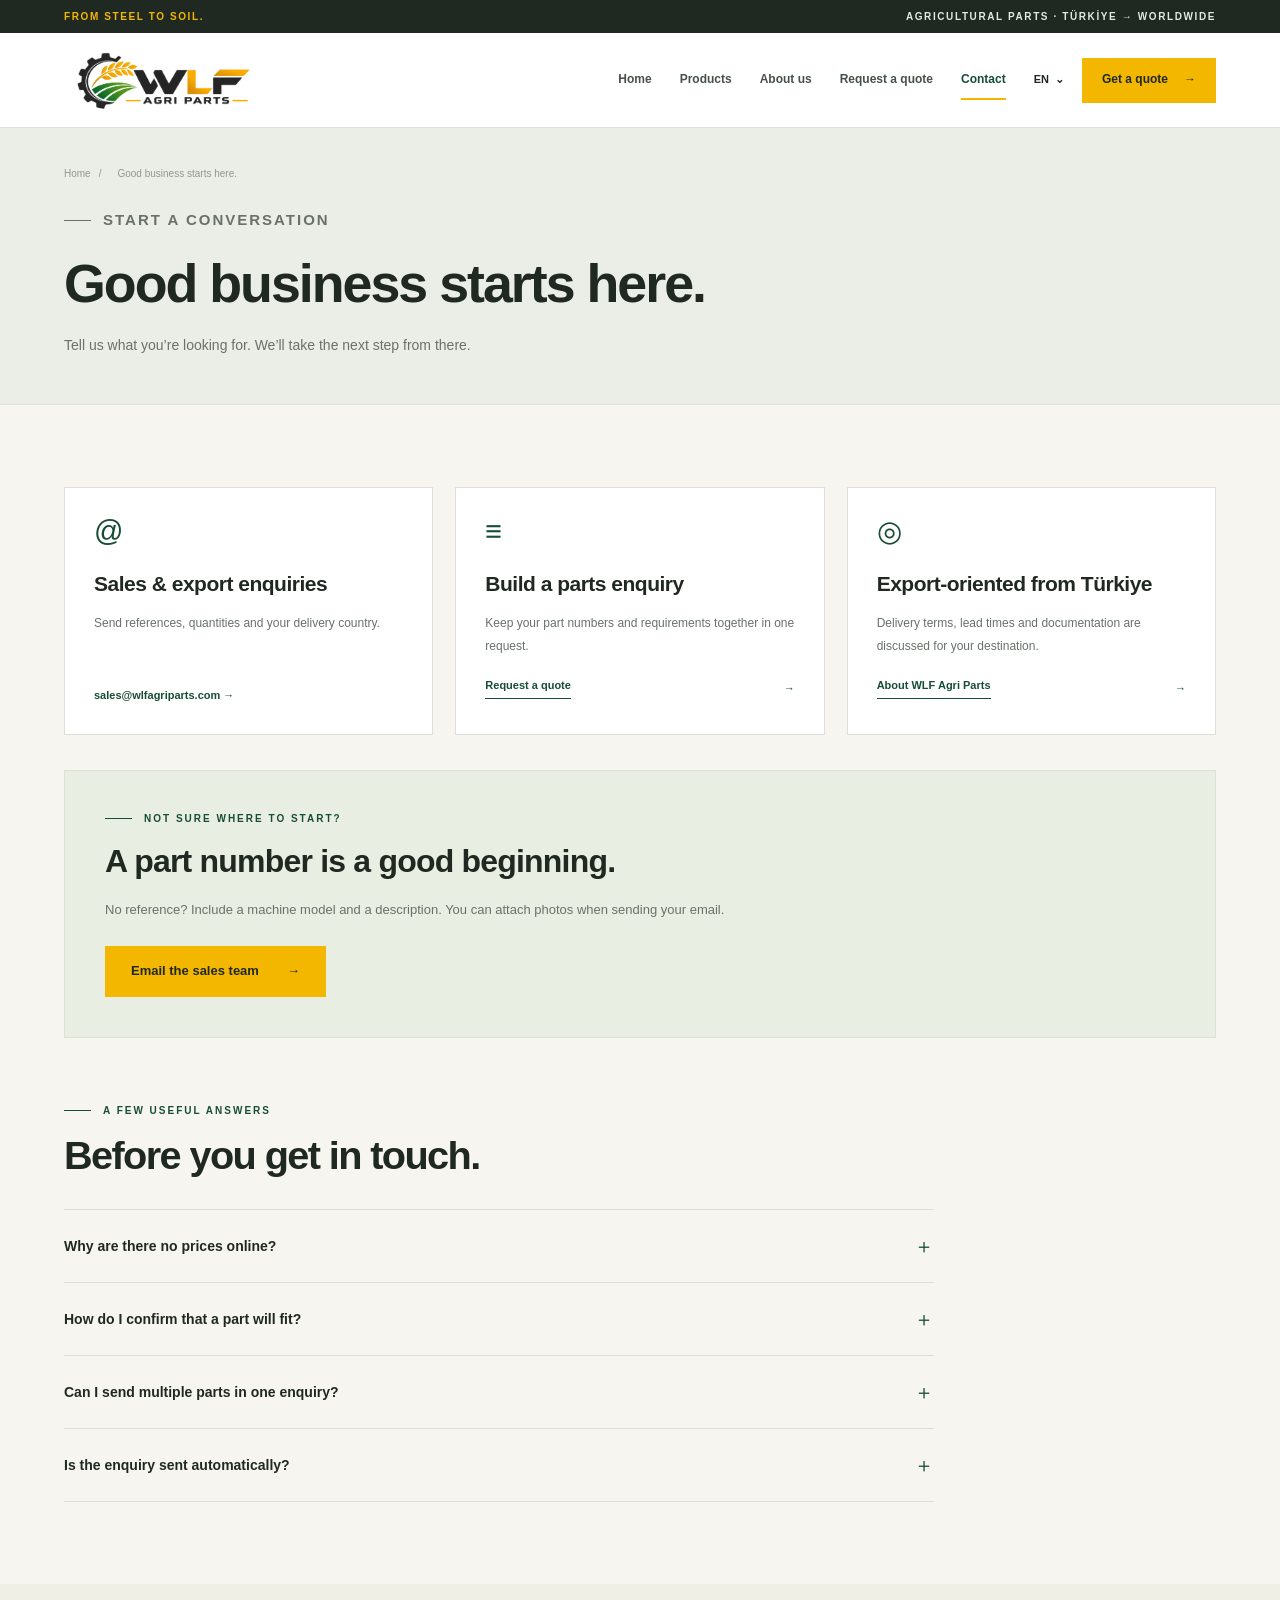
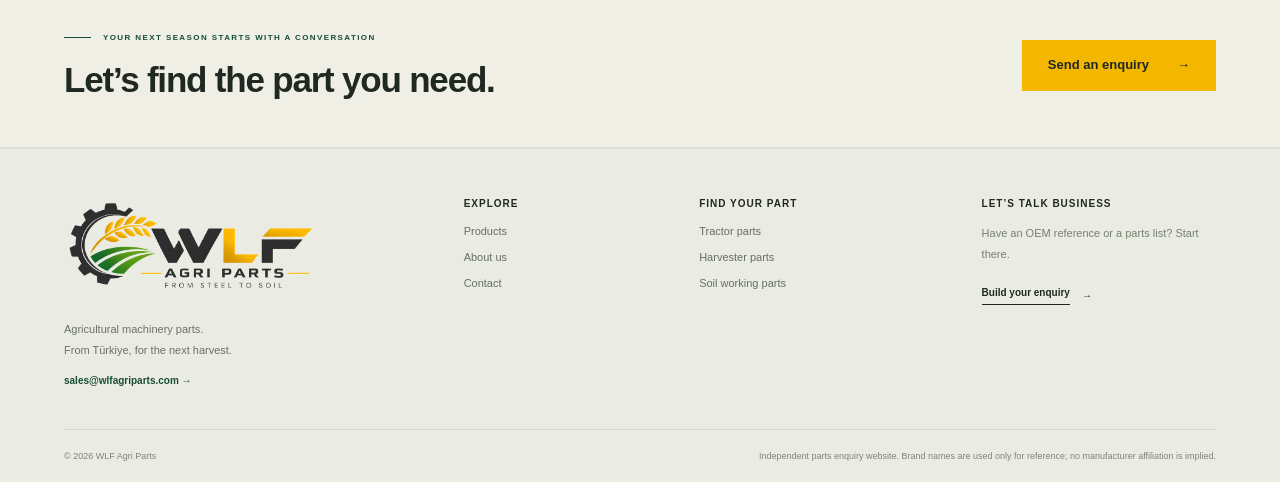
<file: contact.html>
<!doctype html>
<html lang="en"><head><meta charset="utf-8"><meta name="viewport" content="width=device-width, initial-scale=1"><meta name="theme-color" content="#174d36"><title data-en="Contact | WLF Agri Parts" data-es="Contacto | WLF Agri Parts" data-ru="Контакты | WLF Agri Parts">Contact | WLF Agri Parts</title><meta name="description" content="WLF Agri Parts — B2B agricultural machinery spare parts enquiries for tractors, harvesters and soil working equipment. Export-oriented from Türkiye." data-content-en="WLF Agri Parts — B2B agricultural machinery spare parts enquiries for tractors, harvesters and soil working equipment. Export-oriented from Türkiye." data-content-es="WLF Agri Parts — Solicitudes B2B de repuestos para tractores, cosechadoras y equipos de laboreo. Orientados a la exportación desde Türkiye." data-content-ru="WLF Agri Parts — B2B-запросы на запчасти для тракторов, комбайнов и почвообрабатывающей техники. Экспорт из Турции."><link rel="icon" type="image/png" sizes="1254x1254" href="assets/favicon.png?v=brand2"><link rel="apple-touch-icon" href="assets/favicon.png?v=brand2"><link rel="stylesheet" href="style.css?v=languages3"><script src="catalog-data.js?v=languages3" defer></script><script src="app.js?v=languages3" defer></script></head><body data-page="contact"><a class="skip-link" href="#main"><span data-en="Skip to content" data-es="Saltar al contenido" data-ru="Перейти к содержимому">Skip to content</span></a>
<div class="topbar"><div class="container topbar-inner"><span data-en="FROM STEEL TO SOIL." data-es="DEL ACERO A LA TIERRA." data-ru="ОТ СТАЛИ К ЗЕМЛЕ.">FROM STEEL TO SOIL.</span><span class="topbar-location"><span data-en="AGRICULTURAL PARTS · TÜRKİYE → WORLDWIDE" data-es="REPUESTOS AGRÍCOLAS · TÜRKİYE → TODO EL MUNDO" data-ru="ЗАПЧАСТИ ДЛЯ СЕЛЬХОЗТЕХНИКИ · ТУРЦИЯ → ВЕСЬ МИР">AGRICULTURAL PARTS · TÜRKİYE → WORLDWIDE</span></span></div></div>
<header class="header"><div class="container header-inner"><a href="index.html" class="logo" aria-label="WLF Agri Parts"><img src="assets/logo-horizontal.png" width="2171" height="724" alt="WLF Agri Parts"></a><nav class="main-nav" id="main-nav" aria-label="Main navigation" data-label-en="Main navigation" data-label-es="Navegación principal" data-label-ru="Главная навигация"><a href="index.html"><span data-en="Home" data-es="Inicio" data-ru="Главная">Home</span></a><a href="products.html"><span data-en="Products" data-es="Productos" data-ru="Продукция">Products</span></a><a href="about.html"><span data-en="About us" data-es="Quiénes somos" data-ru="О компании">About us</span></a><a href="quote.html"><span data-en="Request a quote" data-es="Solicitar presupuesto" data-ru="Запросить предложение">Request a quote</span></a><a href="contact.html" class="active" aria-current="page"><span data-en="Contact" data-es="Contacto" data-ru="Контакты">Contact</span></a></nav><div class="header-actions"><details class="language-picker"><summary class="language-switch" id="language-switch" aria-label="Select language">EN <span aria-hidden="true">⌄</span></summary><div class="language-options"><button type="button" data-language="en" lang="en">English <span>EN</span></button><button type="button" data-language="es" lang="es">Español <span>ES</span></button><button type="button" data-language="ru" lang="ru">Русский <span>RU</span></button></div></details><a href="quote.html" class="button button-small"><span data-en="Get a quote" data-es="Pedir presupuesto" data-ru="Получить предложение">Get a quote</span><span class="quote-badge" hidden>0</span><span aria-hidden="true">→</span></a><button class="mobile-menu-toggle" type="button" aria-controls="main-nav" aria-expanded="false" aria-label="Open menu" data-label-en="Open menu" data-label-es="Abrir menú" data-label-ru="Открыть меню"><svg viewBox="0 0 24 24" width="24" height="24" fill="none" stroke="currentColor" stroke-width="1.8"><path d="M4 7h16M4 12h16M4 17h16"/></svg></button></div></div></header><main id="main"><section class="page-intro"><div class="container"><div class="breadcrumb"><a href="index.html"><span data-en="Home" data-es="Inicio" data-ru="Главная">Home</span></a><span>/</span><span data-en="Good business starts here." data-es="Los buenos negocios empiezan aquí." data-ru="Хорошее сотрудничество начинается здесь.">Good business starts here.</span></div><p class="eyebrow" data-en="START A CONVERSATION" data-es="INICIE UNA CONVERSACIÓN" data-ru="НАЧНЁМ ОБСУЖДЕНИЕ">START A CONVERSATION</p><h1 data-en="Good business starts here." data-es="Los buenos negocios empiezan aquí." data-ru="Хорошее сотрудничество начинается здесь.">Good business starts here.</h1><p data-en="Tell us what you’re looking for. We’ll take the next step from there." data-es="Cuéntenos qué busca. A partir de ahí, daremos el siguiente paso." data-ru="Расскажите, что вы ищете. Это поможет определить следующий шаг.">Tell us what you’re looking for. We’ll take the next step from there.</p></div></section><section class="section"><div class="container"><div class="contact-grid"><article class="contact-card"><span class="contact-icon" aria-hidden="true">@</span><h2 data-en="Sales &amp; export enquiries" data-es="Consultas comerciales y de exportación" data-ru="Запросы по продажам и экспорту">Sales &amp; export enquiries</h2><p data-en="Send references, quantities and your delivery country." data-es="Envíe referencias, cantidades y país de entrega." data-ru="Пришлите артикулы, количество и страну доставки.">Send references, quantities and your delivery country.</p><a href="mailto:sales@wlfagriparts.com">sales@wlfagriparts.com →</a></article><article class="contact-card" id="contact-phone-card"><span class="contact-icon" aria-hidden="true"><svg viewBox="0 0 24 24" width="28" height="28" fill="none" stroke="currentColor" stroke-width="1.5" stroke-linecap="round" stroke-linejoin="round"><path d="M22 16.9v3a2 2 0 0 1-2.2 2 19.8 19.8 0 0 1-8.6-3.1 19.5 19.5 0 0 1-6-6 19.8 19.8 0 0 1-3.1-8.7A2 2 0 0 1 4.1 2h3a2 2 0 0 1 2 1.7c.1 1 .4 2 .7 2.9a2 2 0 0 1-.5 2.1L8 10a16 16 0 0 0 6 6l1.3-1.3a2 2 0 0 1 2.1-.5c1 .4 1.9.6 2.9.7a2 2 0 0 1 1.7 2z"/></svg></span><h2 data-en="Call us" data-es="Llámenos" data-ru="Позвоните нам">Call us</h2><p data-en="Discuss your parts requirements with our team." data-es="Comente sus necesidades de repuestos con nuestro equipo." data-ru="Обсудите потребности в запчастях с нашей командой.">Discuss your parts requirements with our team.</p><a id="company-phone" hidden></a><p id="phone-pending" data-en="Phone details will be added shortly." data-es="Los datos de teléfono se añadirán próximamente." data-ru="Номер телефона будет добавлен в ближайшее время.">Phone details will be added shortly.</p></article><article class="contact-card"><span class="contact-icon" aria-hidden="true">≡</span><h2 data-en="Build a parts enquiry" data-es="Preparar una solicitud de repuestos" data-ru="Составить запрос на запчасти">Build a parts enquiry</h2><p data-en="Keep your part numbers and requirements together in one request." data-es="Reúna sus números de pieza y requisitos en una sola solicitud." data-ru="Объедините номера деталей и требования в одном запросе.">Keep your part numbers and requirements together in one request.</p><a class="text-link" href="quote.html"><span data-en="Request a quote" data-es="Solicitar presupuesto" data-ru="Запросить предложение">Request a quote</span><span aria-hidden="true">→</span></a></article><article class="contact-card"><span class="contact-icon" aria-hidden="true">◎</span><h2 data-en="Export-oriented from Türkiye" data-es="Orientados a la exportación desde Türkiye" data-ru="Ориентация на экспорт из Турции">Export-oriented from Türkiye</h2><p data-en="Delivery terms, lead times and documentation are discussed for your destination." data-es="Las condiciones de entrega, los plazos y la documentación se acuerdan según el destino." data-ru="Условия доставки, сроки и документы обсуждаются с учётом пункта назначения.">Delivery terms, lead times and documentation are discussed for your destination.</p><a class="text-link" href="about.html"><span data-en="About WLF Agri Parts" data-es="Acerca de WLF Agri Parts" data-ru="О WLF Agri Parts">About WLF Agri Parts</span><span aria-hidden="true">→</span></a></article></div><div class="contact-panel"><p class="eyebrow" data-en="NOT SURE WHERE TO START?" data-es="¿NO SABE POR DÓNDE EMPEZAR?" data-ru="НЕ ЗНАЕТЕ, С ЧЕГО НАЧАТЬ?">NOT SURE WHERE TO START?</p><h2 data-en="A part number is a good beginning." data-es="Un número de pieza es un buen comienzo." data-ru="Номер детали — хорошее начало.">A part number is a good beginning.</h2><p data-en="No reference? Include a machine model and a description. You can attach photos when sending your email." data-es="¿No tiene referencia? Indique el modelo de máquina y una descripción. Puede adjuntar fotos al enviar el correo." data-ru="Нет артикула? Укажите модель техники и описание. При отправке письма можно приложить фотографии.">No reference? Include a machine model and a description. You can attach photos when sending your email.</p><a class="button" href="mailto:sales@wlfagriparts.com"><span data-en="Email the sales team" data-es="Escribir al equipo comercial" data-ru="Написать в отдел продаж">Email the sales team</span><span aria-hidden="true">→</span></a></div><div class="faq"><div class="section-heading"><div><p class="eyebrow" data-en="A FEW USEFUL ANSWERS" data-es="ALGUNAS RESPUESTAS ÚTILES" data-ru="ПОЛЕЗНЫЕ ОТВЕТЫ">A FEW USEFUL ANSWERS</p><h2 data-en="Before you get in touch." data-es="Antes de ponerse en contacto." data-ru="Прежде чем связаться с нами.">Before you get in touch.</h2></div></div><details><summary><span data-en="Why are there no prices online?" data-es="¿Por qué no hay precios en la web?" data-ru="Почему на сайте нет цен?">Why are there no prices online?</span><span aria-hidden="true">＋</span></summary><p data-en="B2B quotations depend on the exact part, quantity, availability and export requirements. Send an enquiry for terms specific to your request." data-es="Los presupuestos B2B dependen de la pieza exacta, la cantidad, la disponibilidad y los requisitos de exportación. Envíe una solicitud para recibir condiciones adaptadas a sus necesidades." data-ru="Предложения B2B зависят от конкретной детали, количества, наличия и требований к экспорту. Отправьте запрос, чтобы получить индивидуальные условия.">B2B quotations depend on the exact part, quantity, availability and export requirements. Send an enquiry for terms specific to your request.</p></details><details><summary><span data-en="How do I confirm that a part will fit?" data-es="¿Cómo confirmo que una pieza es compatible?" data-ru="Как подтвердить, что деталь подойдёт?">How do I confirm that a part will fit?</span><span aria-hidden="true">＋</span></summary><p data-en="Include the OEM reference, machine make, model and year. The sample catalogue is a starting point, not a compatibility guarantee." data-es="Incluya la referencia OEM, la marca, el modelo y el año de la máquina. El catálogo de ejemplo es un punto de partida, no una garantía de compatibilidad." data-ru="Укажите OEM-номер, марку, модель и год выпуска техники. Демонстрационный каталог служит отправной точкой, а не гарантией совместимости.">Include the OEM reference, machine make, model and year. The sample catalogue is a starting point, not a compatibility guarantee.</p></details><details><summary><span data-en="Can I send multiple parts in one enquiry?" data-es="¿Puedo incluir varias piezas en una solicitud?" data-ru="Можно ли включить несколько деталей в один запрос?">Can I send multiple parts in one enquiry?</span><span aria-hidden="true">＋</span></summary><p data-en="Yes. Add parts to your enquiry list, adjust quantities and include any additional references in the form." data-es="Sí. Añada las piezas a su lista, ajuste las cantidades e incluya cualquier referencia adicional en el formulario." data-ru="Да. Добавьте детали в список, укажите количество и внесите дополнительные артикулы в форму.">Yes. Add parts to your enquiry list, adjust quantities and include any additional references in the form.</p></details><details><summary><span data-en="Is the enquiry sent automatically?" data-es="¿La solicitud se envía automáticamente?" data-ru="Запрос отправляется автоматически?">Is the enquiry sent automatically?</span><span aria-hidden="true">＋</span></summary><p data-en="No. The form prepares a draft in your email app. Review and send it there, or download the text file and email it yourself." data-es="No. El formulario prepara un borrador en su aplicación de correo. Revíselo y envíelo desde allí, o descargue el archivo de texto y envíelo por su cuenta." data-ru="Нет. Форма создаёт черновик в почтовом приложении. Проверьте и отправьте его там либо скачайте текстовый файл и отправьте его самостоятельно.">No. The form prepares a draft in your email app. Review and send it there, or download the text file and email it yourself.</p></details></div></div></section><section class="cta-band"><div class="container cta-inner"><div><p class="eyebrow" data-en="YOUR NEXT SEASON STARTS WITH A CONVERSATION" data-es="SU PRÓXIMA TEMPORADA EMPIEZA CON UNA CONVERSACIÓN" data-ru="ВАШ НОВЫЙ СЕЗОН НАЧИНАЕТСЯ С ОБСУЖДЕНИЯ">YOUR NEXT SEASON STARTS WITH A CONVERSATION</p><h2 data-en="Let’s find the part you need." data-es="Encontremos la pieza que necesita." data-ru="Найдём нужную вам деталь.">Let’s find the part you need.</h2></div><a class="button" href="quote.html"><span data-en="Send an enquiry" data-es="Enviar solicitud" data-ru="Отправить запрос">Send an enquiry</span><span aria-hidden="true">→</span></a></div></section></main><footer class="footer"><div class="container"><div class="footer-main"><div class="footer-brand"><a href="index.html" class="logo"><img src="assets/logo-primary.png" alt="WLF Agri Parts — From Steel to Soil" width="1674" height="624" loading="lazy"></a><p data-en="Agricultural machinery parts.
From Türkiye, for the next harvest." data-es="Repuestos de maquinaria agrícola.
Desde Türkiye, para la próxima cosecha." data-ru="Запчасти для сельхозтехники.
Из Турции — к новому урожаю.">Agricultural machinery parts.
From Türkiye, for the next harvest.</p><a href="mailto:sales@wlfagriparts.com">sales@wlfagriparts.com →</a></div><div class="footer-links"><h3 data-en="EXPLORE" data-es="EXPLORAR" data-ru="ОБЗОР">EXPLORE</h3><a href="products.html"><span data-en="Products" data-es="Productos" data-ru="Продукция">Products</span></a><a href="about.html"><span data-en="About us" data-es="Quiénes somos" data-ru="О компании">About us</span></a><a href="contact.html"><span data-en="Contact" data-es="Contacto" data-ru="Контакты">Contact</span></a></div><div class="footer-links"><h3 data-en="FIND YOUR PART" data-es="ENCUENTRE SU PIEZA" data-ru="НАЙДИТЕ СВОЮ ДЕТАЛЬ">FIND YOUR PART</h3><a href="products.html?category=tractor"><span data-en="Tractor parts" data-es="Repuestos para tractores" data-ru="Запчасти для тракторов">Tractor parts</span></a><a href="products.html?category=harvester"><span data-en="Harvester parts" data-es="Repuestos para cosechadoras" data-ru="Запчасти для комбайнов">Harvester parts</span></a><a href="products.html?category=tillage"><span data-en="Soil working parts" data-es="Repuestos para laboreo" data-ru="Запчасти для почвообработки">Soil working parts</span></a></div><div class="footer-links footer-enquiry"><h3 data-en="LET’S TALK BUSINESS" data-es="HABLEMOS DE NEGOCIOS" data-ru="ОБСУДИМ СОТРУДНИЧЕСТВО">LET’S TALK BUSINESS</h3><p data-en="Have an OEM reference or a parts list? Start there." data-es="¿Tiene una referencia OEM o una lista de repuestos? Empecemos por ahí." data-ru="Есть OEM-номер или список запчастей? Начнём с этого.">Have an OEM reference or a parts list? Start there.</p><a class="text-link" href="quote.html"><span data-en="Build your enquiry" data-es="Prepare su solicitud" data-ru="Составить запрос">Build your enquiry</span><span aria-hidden="true">→</span></a></div></div><div class="footer-bottom"><span>© <span id="year"></span> WLF Agri Parts</span><p data-en="Independent parts enquiry website. Brand names are used only for reference; no manufacturer affiliation is implied." data-es="Sitio independiente de solicitudes de repuestos. Las marcas se utilizan solo como referencia; no implican vinculación con los fabricantes." data-ru="Независимый сайт для запросов на запчасти. Названия марок приведены только для справки и не означают связи с производителями.">Independent parts enquiry website. Brand names are used only for reference; no manufacturer affiliation is implied.</p></div></div></footer><div id="toast" class="toast" role="status" aria-live="polite"></div><noscript><p lang="en">This site needs JavaScript for catalogue search and enquiry lists. Email sales@wlfagriparts.com directly for quotations.</p><p lang="es">Este sitio necesita JavaScript para buscar en el catálogo y preparar listas de repuestos. Solicite presupuesto directamente a sales@wlfagriparts.com.</p><p lang="ru">Для поиска по каталогу и списков запросов нужен JavaScript. Чтобы запросить предложение, напишите напрямую на sales@wlfagriparts.com.</p></noscript></body></html>
</file>
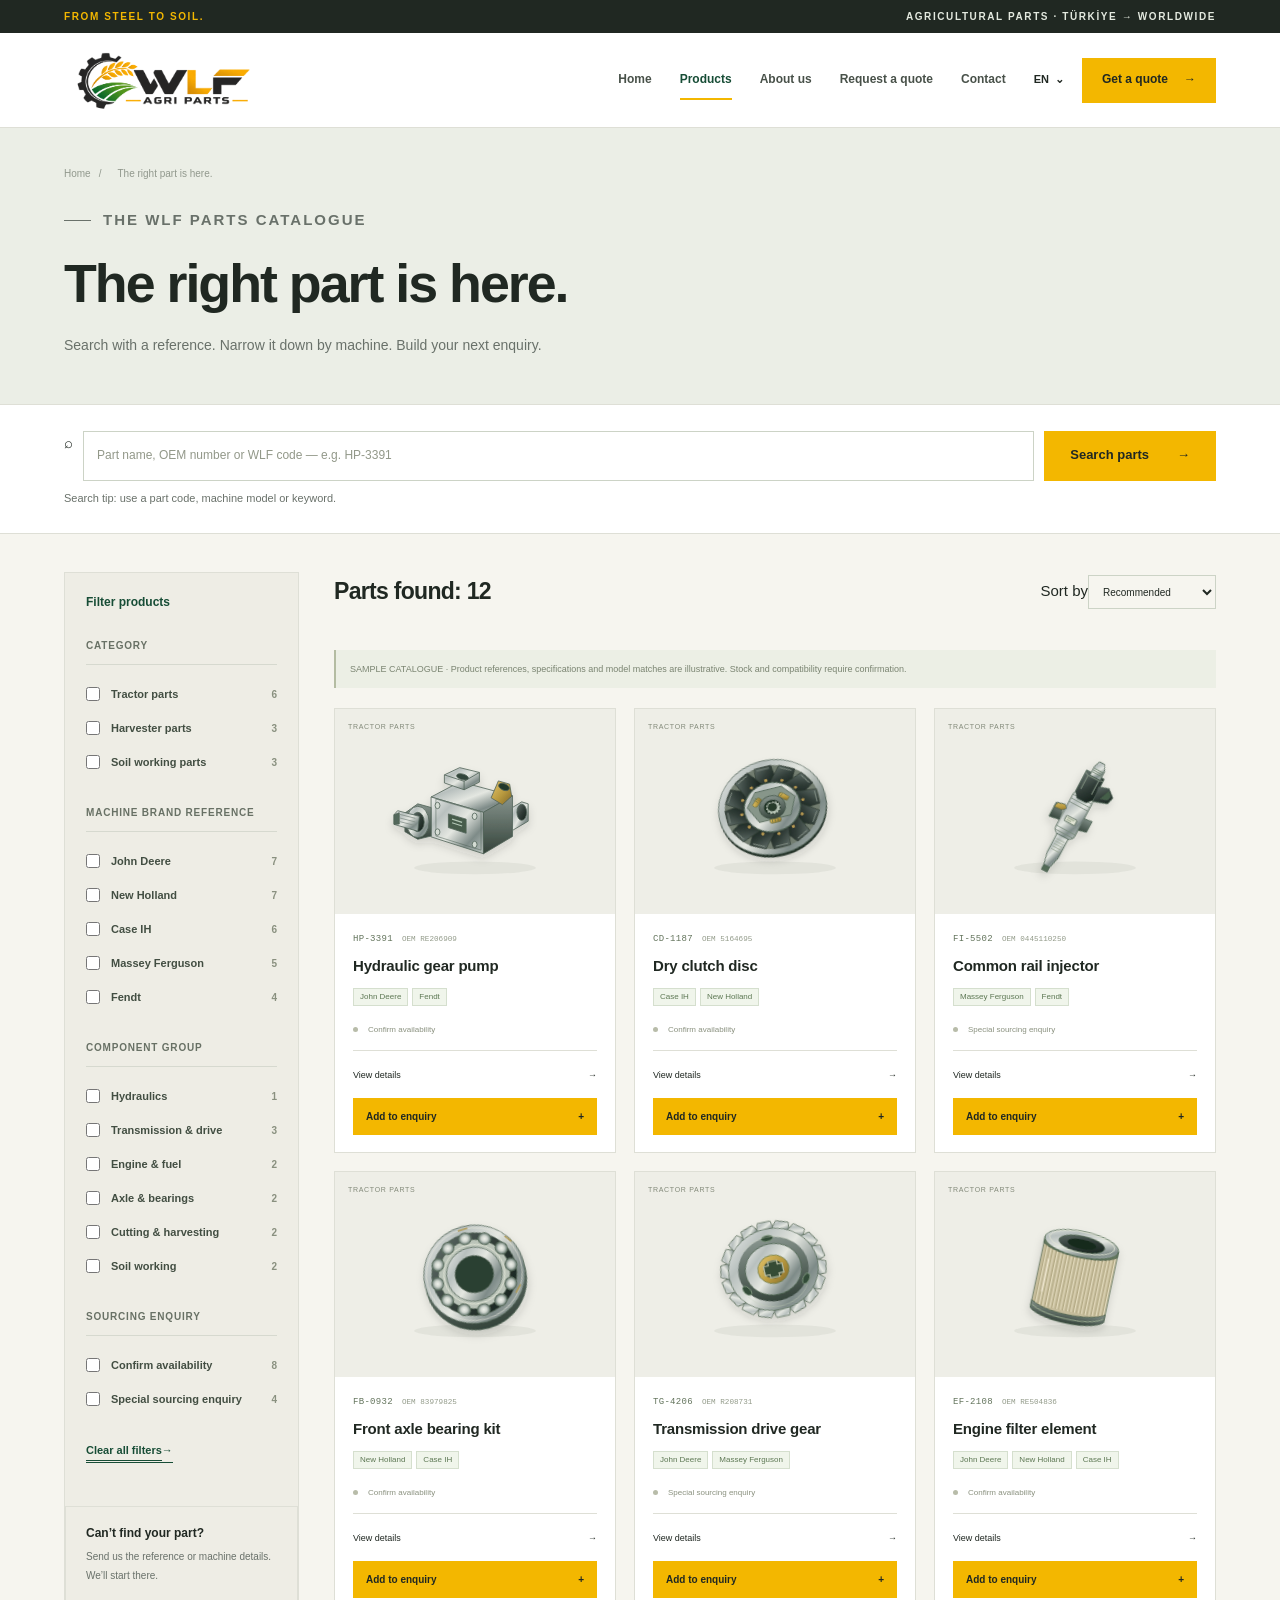
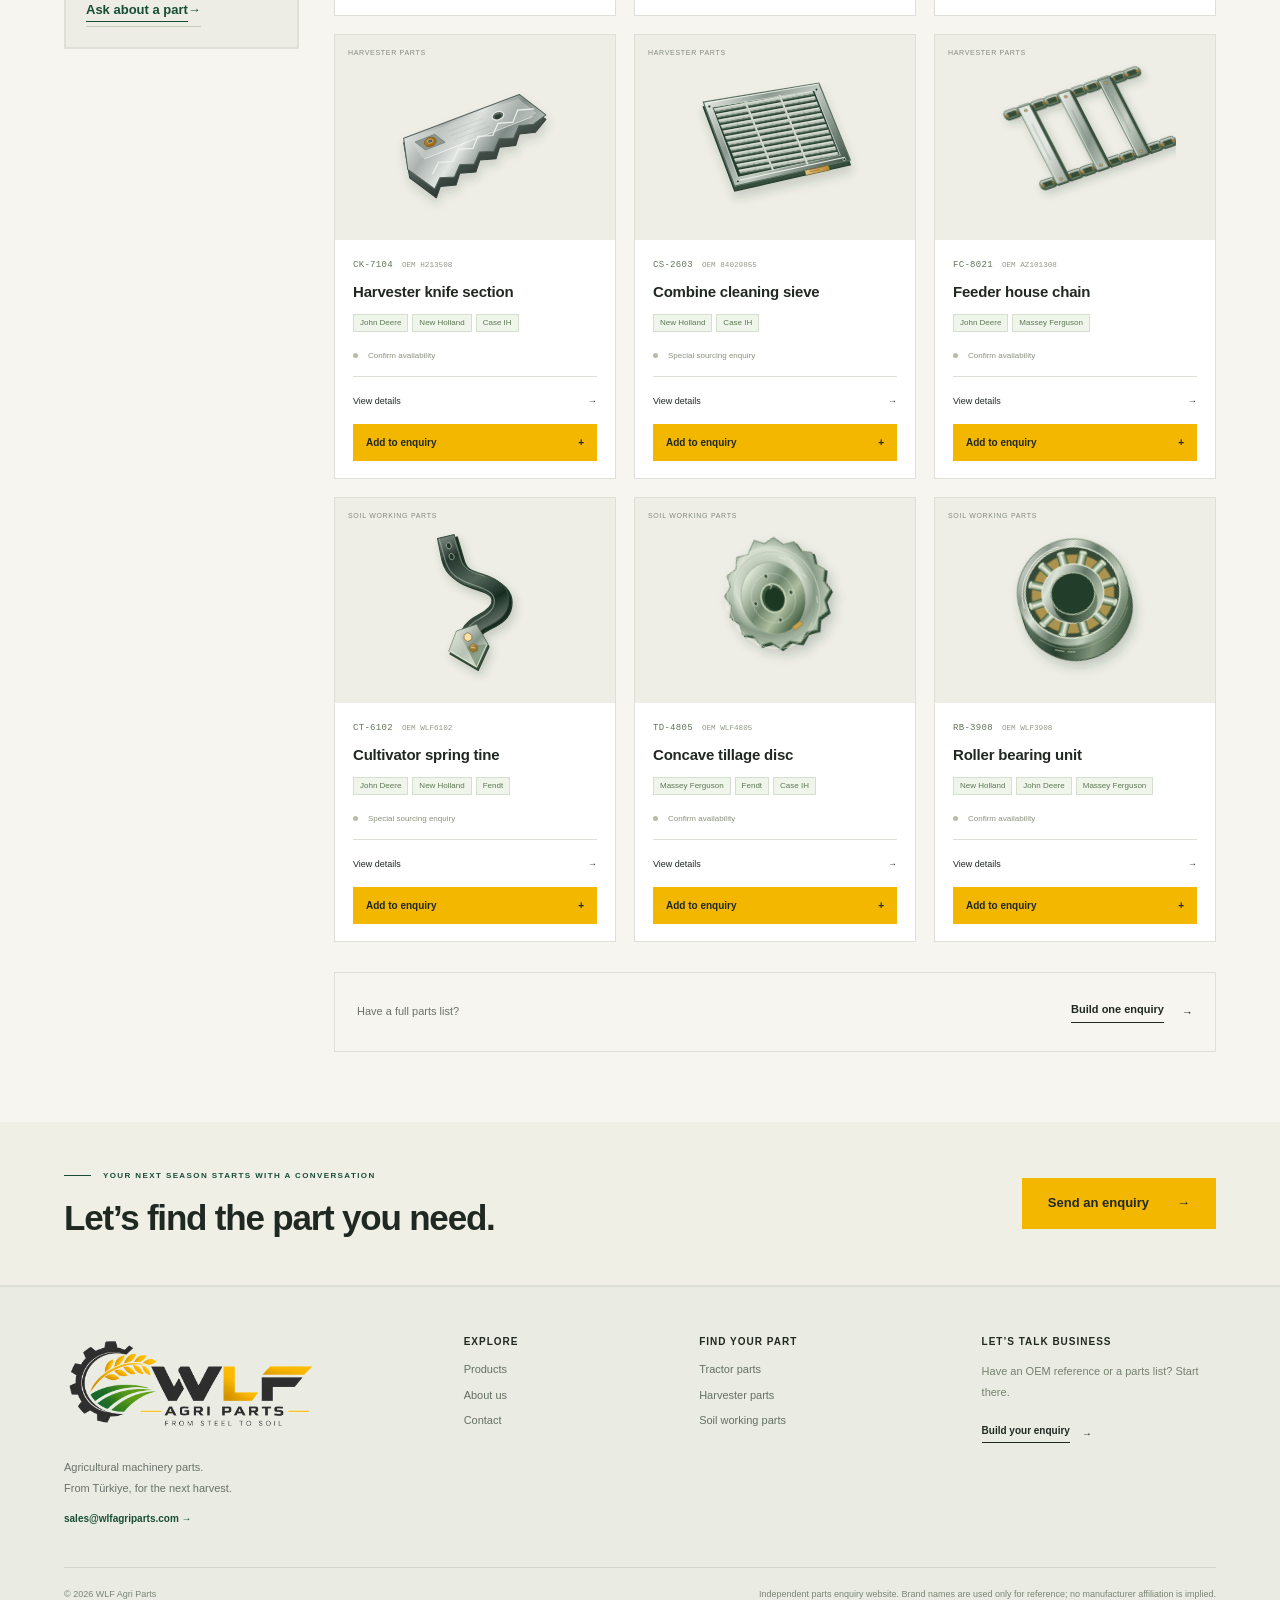
<file: products.html>
<!doctype html>
<html lang="en"><head><meta charset="utf-8"><meta name="viewport" content="width=device-width, initial-scale=1"><meta name="theme-color" content="#174d36"><title data-en="Parts Catalogue | WLF Agri Parts" data-es="Catálogo de repuestos | WLF Agri Parts" data-ru="Каталог запчастей | WLF Agri Parts">Parts Catalogue | WLF Agri Parts</title><meta name="description" content="WLF Agri Parts — B2B agricultural machinery spare parts enquiries for tractors, harvesters and soil working equipment. Export-oriented from Türkiye." data-content-en="WLF Agri Parts — B2B agricultural machinery spare parts enquiries for tractors, harvesters and soil working equipment. Export-oriented from Türkiye." data-content-es="WLF Agri Parts — Solicitudes B2B de repuestos para tractores, cosechadoras y equipos de laboreo. Orientados a la exportación desde Türkiye." data-content-ru="WLF Agri Parts — B2B-запросы на запчасти для тракторов, комбайнов и почвообрабатывающей техники. Экспорт из Турции."><link rel="icon" type="image/png" sizes="1254x1254" href="assets/favicon.png?v=brand2"><link rel="apple-touch-icon" href="assets/favicon.png?v=brand2"><link rel="stylesheet" href="style.css?v=languages3"><script src="catalog-data.js?v=languages3" defer></script><script src="app.js?v=languages3" defer></script></head><body data-page="products"><a class="skip-link" href="#main"><span data-en="Skip to content" data-es="Saltar al contenido" data-ru="Перейти к содержимому">Skip to content</span></a>
<div class="topbar"><div class="container topbar-inner"><span data-en="FROM STEEL TO SOIL." data-es="DEL ACERO A LA TIERRA." data-ru="ОТ СТАЛИ К ЗЕМЛЕ.">FROM STEEL TO SOIL.</span><span class="topbar-location"><span data-en="AGRICULTURAL PARTS · TÜRKİYE → WORLDWIDE" data-es="REPUESTOS AGRÍCOLAS · TÜRKİYE → TODO EL MUNDO" data-ru="ЗАПЧАСТИ ДЛЯ СЕЛЬХОЗТЕХНИКИ · ТУРЦИЯ → ВЕСЬ МИР">AGRICULTURAL PARTS · TÜRKİYE → WORLDWIDE</span></span></div></div>
<header class="header"><div class="container header-inner"><a href="index.html" class="logo" aria-label="WLF Agri Parts"><img src="assets/logo-horizontal.png" width="2171" height="724" alt="WLF Agri Parts"></a><nav class="main-nav" id="main-nav" aria-label="Main navigation" data-label-en="Main navigation" data-label-es="Navegación principal" data-label-ru="Главная навигация"><a href="index.html"><span data-en="Home" data-es="Inicio" data-ru="Главная">Home</span></a><a href="products.html" class="active" aria-current="page"><span data-en="Products" data-es="Productos" data-ru="Продукция">Products</span></a><a href="about.html"><span data-en="About us" data-es="Quiénes somos" data-ru="О компании">About us</span></a><a href="quote.html"><span data-en="Request a quote" data-es="Solicitar presupuesto" data-ru="Запросить предложение">Request a quote</span></a><a href="contact.html"><span data-en="Contact" data-es="Contacto" data-ru="Контакты">Contact</span></a></nav><div class="header-actions"><details class="language-picker"><summary class="language-switch" id="language-switch" aria-label="Select language">EN <span aria-hidden="true">⌄</span></summary><div class="language-options"><button type="button" data-language="en" lang="en">English <span>EN</span></button><button type="button" data-language="es" lang="es">Español <span>ES</span></button><button type="button" data-language="ru" lang="ru">Русский <span>RU</span></button></div></details><a href="quote.html" class="button button-small"><span data-en="Get a quote" data-es="Pedir presupuesto" data-ru="Получить предложение">Get a quote</span><span class="quote-badge" hidden>0</span><span aria-hidden="true">→</span></a><button class="mobile-menu-toggle" type="button" aria-controls="main-nav" aria-expanded="false" aria-label="Open menu" data-label-en="Open menu" data-label-es="Abrir menú" data-label-ru="Открыть меню"><svg viewBox="0 0 24 24" width="24" height="24" fill="none" stroke="currentColor" stroke-width="1.8"><path d="M4 7h16M4 12h16M4 17h16"/></svg></button></div></div></header><main id="main"><section class="page-intro"><div class="container"><div class="breadcrumb"><a href="index.html"><span data-en="Home" data-es="Inicio" data-ru="Главная">Home</span></a><span>/</span><span data-en="The right part is here." data-es="La pieza adecuada está aquí." data-ru="Нужная деталь здесь.">The right part is here.</span></div><p class="eyebrow" data-en="THE WLF PARTS CATALOGUE" data-es="CATÁLOGO DE REPUESTOS WLF" data-ru="КАТАЛОГ ЗАПЧАСТЕЙ WLF">THE WLF PARTS CATALOGUE</p><h1 data-en="The right part is here." data-es="La pieza adecuada está aquí." data-ru="Нужная деталь здесь.">The right part is here.</h1><p data-en="Search with a reference. Narrow it down by machine. Build your next enquiry." data-es="Busque por referencia. Filtre por máquina. Prepare su próxima solicitud." data-ru="Ищите по артикулу. Уточняйте по технике. Составьте новый запрос.">Search with a reference. Narrow it down by machine. Build your next enquiry.</p></div></section><section class="search-band"><div class="container"><form class="catalog-search" id="catalog-search-form" role="search"><label class="sr-only" for="catalog-search"><span data-en="Search the catalogue" data-es="Buscar en el catálogo" data-ru="Поиск по каталогу">Search the catalogue</span></label><span class="search-symbol" aria-hidden="true">⌕</span><input id="catalog-search" name="q" type="search" maxlength="120" placeholder="Part name, OEM number or WLF code — e.g. HP-3391" data-placeholder-en="Part name, OEM number or WLF code — e.g. HP-3391" data-placeholder-es="Nombre de pieza, número OEM o código WLF — p. ej., HP-3391" data-placeholder-ru="Название детали, номер OEM или код WLF — например, HP-3391"><button class="button" type="submit"><span data-en="Search parts" data-es="Buscar repuestos" data-ru="Найти запчасти">Search parts</span><span aria-hidden="true">→</span></button></form><p class="search-hint" data-en="Search tip: use a part code, machine model or keyword." data-es="Consejo: utilice un código de pieza, modelo de máquina o palabra clave." data-ru="Совет: используйте код детали, модель техники или ключевое слово.">Search tip: use a part code, machine model or keyword.</p></div></section><section class="catalog-section"><div class="container catalog-layout"><aside class="filter-sidebar"><details class="filters-panel" open><summary><span><span data-en="Filter products" data-es="Filtrar productos" data-ru="Фильтры товаров">Filter products</span></span><span aria-hidden="true">＋</span></summary><form class="filter-content" id="filter-form"><div id="filter-groups"></div><button type="button" class="clear-filters text-link" id="clear-filters"><span data-en="Clear all filters" data-es="Quitar todos los filtros" data-ru="Сбросить все фильтры">Clear all filters</span><span aria-hidden="true">→</span></button></form></details><div class="sidebar-help"><h3 data-en="Can’t find your part?" data-es="¿No encuentra su pieza?" data-ru="Не нашли нужную деталь?">Can’t find your part?</h3><p data-en="Send us the reference or machine details. We’ll start there." data-es="Envíenos la referencia o los datos de la máquina. Empezaremos por ahí." data-ru="Пришлите артикул или данные техники. Начнём с этого.">Send us the reference or machine details. We’ll start there.</p><a class="text-link" href="quote.html"><span data-en="Ask about a part" data-es="Consultar por una pieza" data-ru="Спросить о детали">Ask about a part</span><span aria-hidden="true">→</span></a></div></aside><div class="catalog-main"><div class="catalog-tools"><h2 id="result-title" aria-live="polite"></h2><label class="catalog-sort"><span data-en="Sort by" data-es="Ordenar por" data-ru="Сортировка">Sort by</span><select id="catalog-sort"><option value="featured" data-en="Recommended" data-es="Recomendados" data-ru="Рекомендуемые">Recommended</option><option value="name" data-en="Part name A–Z" data-es="Nombre de pieza A–Z" data-ru="По названию А–Я">Part name A–Z</option><option value="code" data-en="WLF code" data-es="Código WLF" data-ru="Код WLF">WLF code</option></select></label></div><div id="active-filters" class="active-filters"></div><p class="demo-notice" data-en="SAMPLE CATALOGUE · Product references, specifications and model matches are illustrative. Stock and compatibility require confirmation." data-es="CATÁLOGO DE EJEMPLO · Las referencias, especificaciones y compatibilidades son ilustrativas. El stock y la compatibilidad requieren confirmación." data-ru="ДЕМОНСТРАЦИОННЫЙ КАТАЛОГ · Артикулы, характеристики и совместимые модели приведены для примера. Наличие и совместимость требуют подтверждения.">SAMPLE CATALOGUE · Product references, specifications and model matches are illustrative. Stock and compatibility require confirmation.</p><div class="products-grid" id="catalog-grid"></div><div id="empty-state" class="empty-state" hidden><span class="empty-icon" aria-hidden="true">⌕</span><h3 data-en="No parts found. Yet." data-es="Todavía no hay coincidencias." data-ru="Пока ничего не найдено.">No parts found. Yet.</h3><p data-en="Try a shorter reference or remove a filter. You can also send a custom enquiry." data-es="Pruebe una referencia más corta o quite un filtro. También puede enviar una solicitud personalizada." data-ru="Попробуйте сократить артикул или убрать фильтр. Также можно отправить индивидуальный запрос.">Try a shorter reference or remove a filter. You can also send a custom enquiry.</p><button class="button" id="reset-search" type="button"><span data-en="Reset search &amp; filters" data-es="Restablecer búsqueda y filtros" data-ru="Сбросить поиск и фильтры">Reset search &amp; filters</span></button><a class="text-link" href="quote.html"><span data-en="Send a custom enquiry" data-es="Enviar solicitud personalizada" data-ru="Отправить индивидуальный запрос">Send a custom enquiry</span> →</a></div><div class="catalog-help"><span><span data-en="Have a full parts list?" data-es="¿Tiene una lista completa de repuestos?" data-ru="Есть готовый список запчастей?">Have a full parts list?</span></span><a class="text-link" href="quote.html"><span data-en="Build one enquiry" data-es="Crear una sola solicitud" data-ru="Создать единый запрос">Build one enquiry</span><span aria-hidden="true">→</span></a></div></div></div></section><section class="cta-band"><div class="container cta-inner"><div><p class="eyebrow" data-en="YOUR NEXT SEASON STARTS WITH A CONVERSATION" data-es="SU PRÓXIMA TEMPORADA EMPIEZA CON UNA CONVERSACIÓN" data-ru="ВАШ НОВЫЙ СЕЗОН НАЧИНАЕТСЯ С ОБСУЖДЕНИЯ">YOUR NEXT SEASON STARTS WITH A CONVERSATION</p><h2 data-en="Let’s find the part you need." data-es="Encontremos la pieza que necesita." data-ru="Найдём нужную вам деталь.">Let’s find the part you need.</h2></div><a class="button" href="quote.html"><span data-en="Send an enquiry" data-es="Enviar solicitud" data-ru="Отправить запрос">Send an enquiry</span><span aria-hidden="true">→</span></a></div></section><dialog id="product-dialog" class="product-dialog" aria-labelledby="detail-title"><div class="dialog-top"><p class="eyebrow" data-en="A CLOSER LOOK" data-es="MÁS DE CERCA" data-ru="ПОДРОБНЕЕ О ДЕТАЛИ">A CLOSER LOOK</p><button class="close" type="button" data-close-dialog aria-label="Close" data-label-en="Close" data-label-es="Cerrar" data-label-ru="Закрыть">×</button></div><div id="product-detail"></div></dialog></main><footer class="footer"><div class="container"><div class="footer-main"><div class="footer-brand"><a href="index.html" class="logo"><img src="assets/logo-primary.png" alt="WLF Agri Parts — From Steel to Soil" width="1674" height="624" loading="lazy"></a><p data-en="Agricultural machinery parts.
From Türkiye, for the next harvest." data-es="Repuestos de maquinaria agrícola.
Desde Türkiye, para la próxima cosecha." data-ru="Запчасти для сельхозтехники.
Из Турции — к новому урожаю.">Agricultural machinery parts.
From Türkiye, for the next harvest.</p><a href="mailto:sales@wlfagriparts.com">sales@wlfagriparts.com →</a></div><div class="footer-links"><h3 data-en="EXPLORE" data-es="EXPLORAR" data-ru="ОБЗОР">EXPLORE</h3><a href="products.html"><span data-en="Products" data-es="Productos" data-ru="Продукция">Products</span></a><a href="about.html"><span data-en="About us" data-es="Quiénes somos" data-ru="О компании">About us</span></a><a href="contact.html"><span data-en="Contact" data-es="Contacto" data-ru="Контакты">Contact</span></a></div><div class="footer-links"><h3 data-en="FIND YOUR PART" data-es="ENCUENTRE SU PIEZA" data-ru="НАЙДИТЕ СВОЮ ДЕТАЛЬ">FIND YOUR PART</h3><a href="products.html?category=tractor"><span data-en="Tractor parts" data-es="Repuestos para tractores" data-ru="Запчасти для тракторов">Tractor parts</span></a><a href="products.html?category=harvester"><span data-en="Harvester parts" data-es="Repuestos para cosechadoras" data-ru="Запчасти для комбайнов">Harvester parts</span></a><a href="products.html?category=tillage"><span data-en="Soil working parts" data-es="Repuestos para laboreo" data-ru="Запчасти для почвообработки">Soil working parts</span></a></div><div class="footer-links footer-enquiry"><h3 data-en="LET’S TALK BUSINESS" data-es="HABLEMOS DE NEGOCIOS" data-ru="ОБСУДИМ СОТРУДНИЧЕСТВО">LET’S TALK BUSINESS</h3><p data-en="Have an OEM reference or a parts list? Start there." data-es="¿Tiene una referencia OEM o una lista de repuestos? Empecemos por ahí." data-ru="Есть OEM-номер или список запчастей? Начнём с этого.">Have an OEM reference or a parts list? Start there.</p><a class="text-link" href="quote.html"><span data-en="Build your enquiry" data-es="Prepare su solicitud" data-ru="Составить запрос">Build your enquiry</span><span aria-hidden="true">→</span></a></div></div><div class="footer-bottom"><span>© <span id="year"></span> WLF Agri Parts</span><p data-en="Independent parts enquiry website. Brand names are used only for reference; no manufacturer affiliation is implied." data-es="Sitio independiente de solicitudes de repuestos. Las marcas se utilizan solo como referencia; no implican vinculación con los fabricantes." data-ru="Независимый сайт для запросов на запчасти. Названия марок приведены только для справки и не означают связи с производителями.">Independent parts enquiry website. Brand names are used only for reference; no manufacturer affiliation is implied.</p></div></div></footer><div id="toast" class="toast" role="status" aria-live="polite"></div><noscript><p lang="en">This site needs JavaScript for catalogue search and enquiry lists. Email sales@wlfagriparts.com directly for quotations.</p><p lang="es">Este sitio necesita JavaScript para buscar en el catálogo y preparar listas de repuestos. Solicite presupuesto directamente a sales@wlfagriparts.com.</p><p lang="ru">Для поиска по каталогу и списков запросов нужен JavaScript. Чтобы запросить предложение, напишите напрямую на sales@wlfagriparts.com.</p></noscript></body></html>
</file>
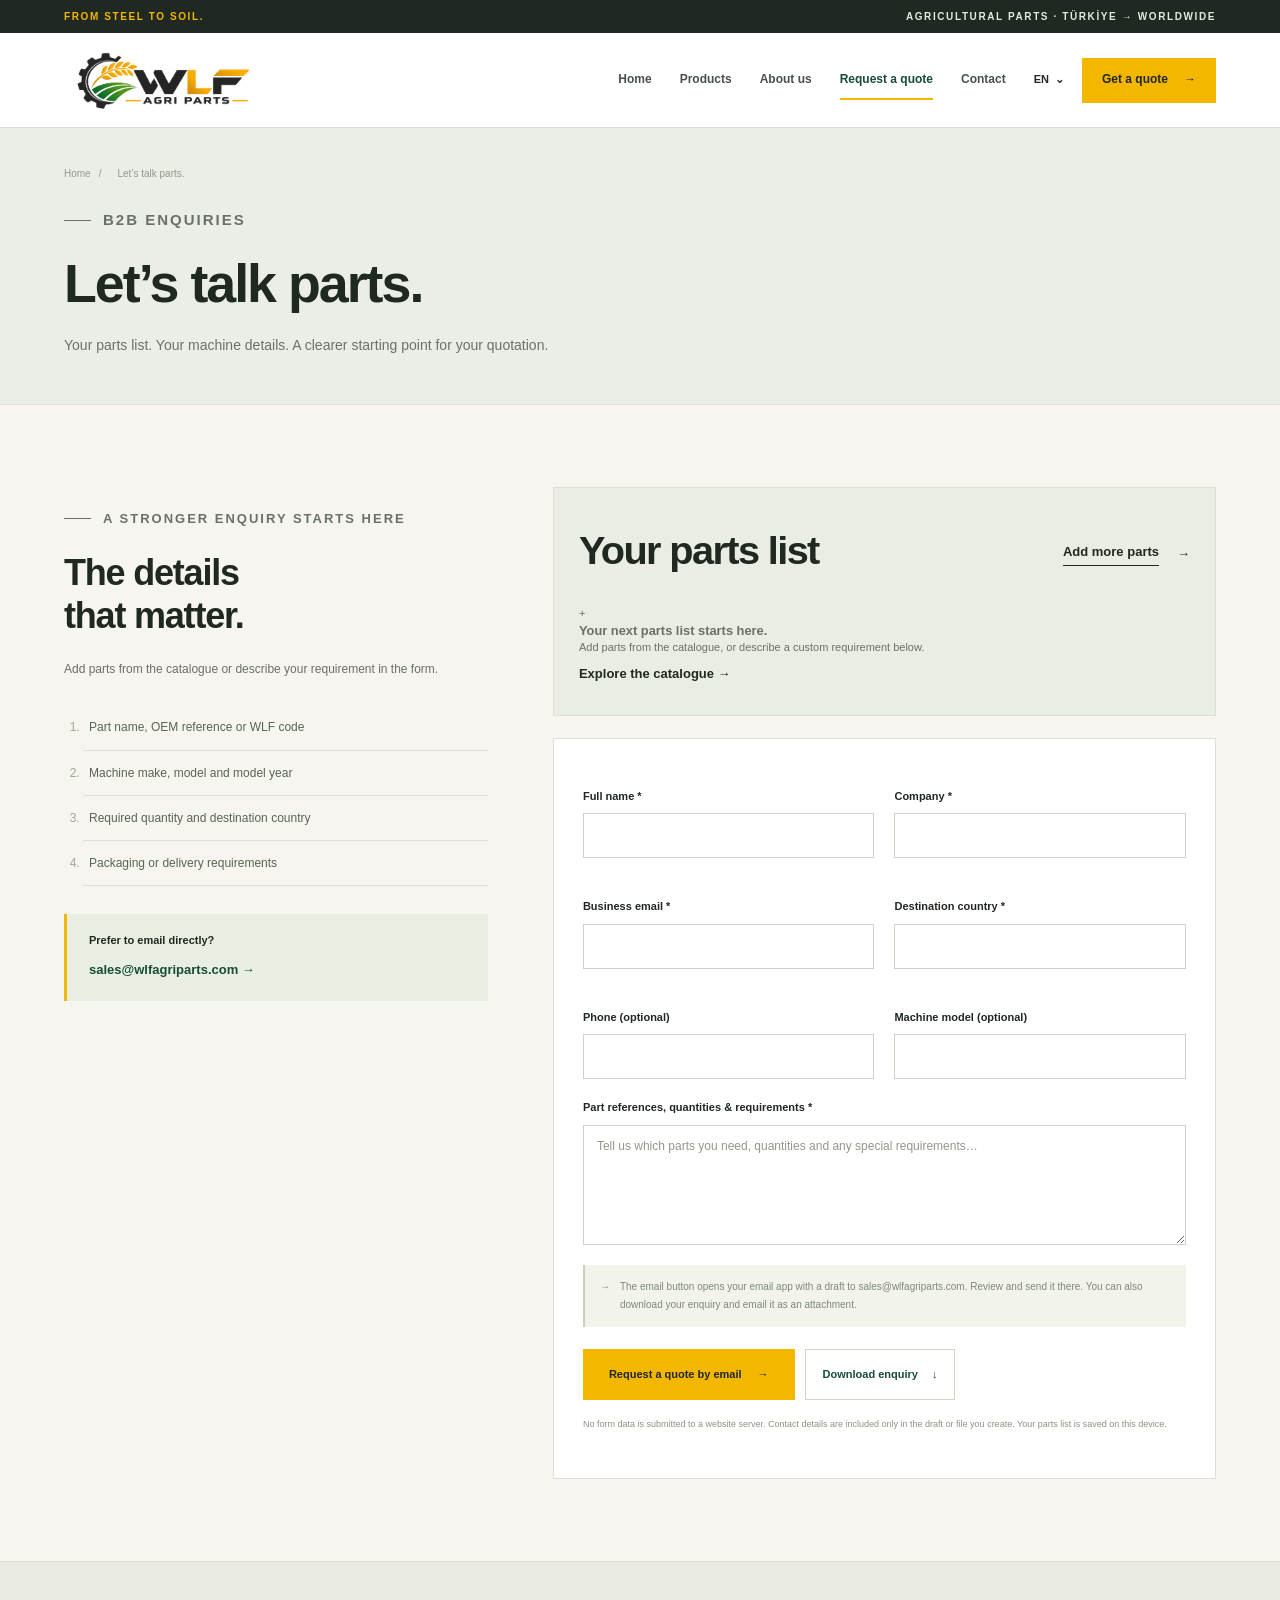
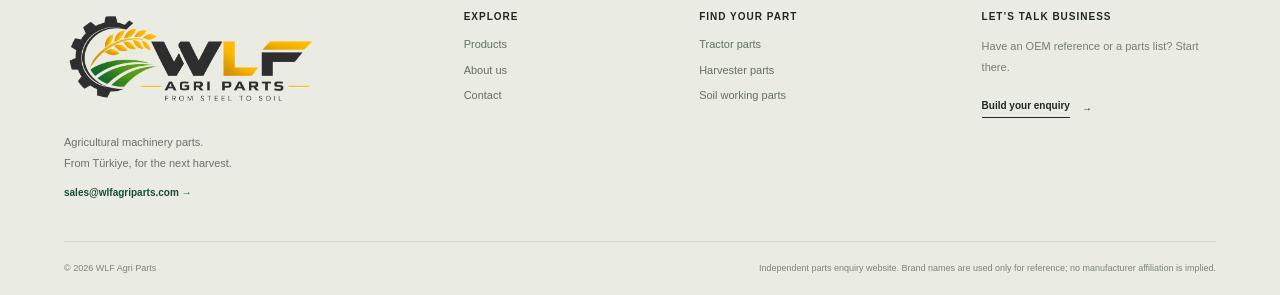
<file: quote.html>
<!doctype html>
<html lang="en"><head><meta charset="utf-8"><meta name="viewport" content="width=device-width, initial-scale=1"><meta name="theme-color" content="#174d36"><title data-en="Request a Quote | WLF Agri Parts" data-es="Solicitar presupuesto | WLF Agri Parts" data-ru="Запросить предложение | WLF Agri Parts">Request a Quote | WLF Agri Parts</title><meta name="description" content="WLF Agri Parts — B2B agricultural machinery spare parts enquiries for tractors, harvesters and soil working equipment. Export-oriented from Türkiye." data-content-en="WLF Agri Parts — B2B agricultural machinery spare parts enquiries for tractors, harvesters and soil working equipment. Export-oriented from Türkiye." data-content-es="WLF Agri Parts — Solicitudes B2B de repuestos para tractores, cosechadoras y equipos de laboreo. Orientados a la exportación desde Türkiye." data-content-ru="WLF Agri Parts — B2B-запросы на запчасти для тракторов, комбайнов и почвообрабатывающей техники. Экспорт из Турции."><link rel="icon" type="image/png" sizes="1254x1254" href="assets/favicon.png?v=brand2"><link rel="apple-touch-icon" href="assets/favicon.png?v=brand2"><link rel="stylesheet" href="style.css?v=languages3"><script src="catalog-data.js?v=languages3" defer></script><script src="app.js?v=languages3" defer></script></head><body data-page="quote"><a class="skip-link" href="#main"><span data-en="Skip to content" data-es="Saltar al contenido" data-ru="Перейти к содержимому">Skip to content</span></a>
<div class="topbar"><div class="container topbar-inner"><span data-en="FROM STEEL TO SOIL." data-es="DEL ACERO A LA TIERRA." data-ru="ОТ СТАЛИ К ЗЕМЛЕ.">FROM STEEL TO SOIL.</span><span class="topbar-location"><span data-en="AGRICULTURAL PARTS · TÜRKİYE → WORLDWIDE" data-es="REPUESTOS AGRÍCOLAS · TÜRKİYE → TODO EL MUNDO" data-ru="ЗАПЧАСТИ ДЛЯ СЕЛЬХОЗТЕХНИКИ · ТУРЦИЯ → ВЕСЬ МИР">AGRICULTURAL PARTS · TÜRKİYE → WORLDWIDE</span></span></div></div>
<header class="header"><div class="container header-inner"><a href="index.html" class="logo" aria-label="WLF Agri Parts"><img src="assets/logo-horizontal.png" width="2171" height="724" alt="WLF Agri Parts"></a><nav class="main-nav" id="main-nav" aria-label="Main navigation" data-label-en="Main navigation" data-label-es="Navegación principal" data-label-ru="Главная навигация"><a href="index.html"><span data-en="Home" data-es="Inicio" data-ru="Главная">Home</span></a><a href="products.html"><span data-en="Products" data-es="Productos" data-ru="Продукция">Products</span></a><a href="about.html"><span data-en="About us" data-es="Quiénes somos" data-ru="О компании">About us</span></a><a href="quote.html" class="active" aria-current="page"><span data-en="Request a quote" data-es="Solicitar presupuesto" data-ru="Запросить предложение">Request a quote</span></a><a href="contact.html"><span data-en="Contact" data-es="Contacto" data-ru="Контакты">Contact</span></a></nav><div class="header-actions"><details class="language-picker"><summary class="language-switch" id="language-switch" aria-label="Select language">EN <span aria-hidden="true">⌄</span></summary><div class="language-options"><button type="button" data-language="en" lang="en">English <span>EN</span></button><button type="button" data-language="es" lang="es">Español <span>ES</span></button><button type="button" data-language="ru" lang="ru">Русский <span>RU</span></button></div></details><a href="quote.html" class="button button-small"><span data-en="Get a quote" data-es="Pedir presupuesto" data-ru="Получить предложение">Get a quote</span><span class="quote-badge" hidden>0</span><span aria-hidden="true">→</span></a><button class="mobile-menu-toggle" type="button" aria-controls="main-nav" aria-expanded="false" aria-label="Open menu" data-label-en="Open menu" data-label-es="Abrir menú" data-label-ru="Открыть меню"><svg viewBox="0 0 24 24" width="24" height="24" fill="none" stroke="currentColor" stroke-width="1.8"><path d="M4 7h16M4 12h16M4 17h16"/></svg></button></div></div></header><main id="main"><section class="page-intro"><div class="container"><div class="breadcrumb"><a href="index.html"><span data-en="Home" data-es="Inicio" data-ru="Главная">Home</span></a><span>/</span><span data-en="Let’s talk parts." data-es="Hablemos de repuestos." data-ru="Обсудим запчасти.">Let’s talk parts.</span></div><p class="eyebrow" data-en="B2B ENQUIRIES" data-es="SOLICITUDES B2B" data-ru="ЗАПРОСЫ B2B">B2B ENQUIRIES</p><h1 data-en="Let’s talk parts." data-es="Hablemos de repuestos." data-ru="Обсудим запчасти.">Let’s talk parts.</h1><p data-en="Your parts list. Your machine details. A clearer starting point for your quotation." data-es="Su lista de repuestos. Los datos de su máquina. Un punto de partida más claro para su presupuesto." data-ru="Ваш список запчастей. Данные вашей техники. Понятная основа для подготовки предложения.">Your parts list. Your machine details. A clearer starting point for your quotation.</p></div></section><section class="section"><div class="container quote-layout"><aside class="quote-sidebar"><p class="eyebrow" data-en="A STRONGER ENQUIRY STARTS HERE" data-es="UNA MEJOR SOLICITUD EMPIEZA AQUÍ" data-ru="ТОЧНЫЙ ЗАПРОС НАЧИНАЕТСЯ ЗДЕСЬ">A STRONGER ENQUIRY STARTS HERE</p><h2 data-en="The details
that matter." data-es="Los detalles
que importan." data-ru="Важные
подробности.">The details
that matter.</h2><p data-en="Add parts from the catalogue or describe your requirement in the form." data-es="Añada repuestos del catálogo o describa lo que necesita en el formulario." data-ru="Добавьте запчасти из каталога или опишите потребность в форме.">Add parts from the catalogue or describe your requirement in the form.</p><ol><li><span data-en="Part name, OEM reference or WLF code" data-es="Nombre de pieza, referencia OEM o código WLF" data-ru="Название детали, OEM-номер или код WLF">Part name, OEM reference or WLF code</span></li><li><span data-en="Machine make, model and model year" data-es="Marca, modelo y año de la máquina" data-ru="Марка, модель и год выпуска техники">Machine make, model and model year</span></li><li><span data-en="Required quantity and destination country" data-es="Cantidad necesaria y país de destino" data-ru="Необходимое количество и страна доставки">Required quantity and destination country</span></li><li><span data-en="Packaging or delivery requirements" data-es="Requisitos de embalaje o entrega" data-ru="Требования к упаковке или доставке">Packaging or delivery requirements</span></li></ol><div class="contact-card"><h3 data-en="Prefer to email directly?" data-es="¿Prefiere escribirnos directamente?" data-ru="Предпочитаете написать напрямую?">Prefer to email directly?</h3><a href="mailto:sales@wlfagriparts.com">sales@wlfagriparts.com →</a></div></aside><div class="quote-main"><section class="quote-selection"><div class="section-heading"><h2 data-en="Your parts list" data-es="Su lista de repuestos" data-ru="Ваш список запчастей">Your parts list</h2><a class="text-link" href="products.html"><span data-en="Add more parts" data-es="Añadir más repuestos" data-ru="Добавить запчасти">Add more parts</span><span aria-hidden="true">→</span></a></div><div id="quote-items"></div></section><form id="quote-form"><div class="form-grid"><label class="form-field"><span><span data-en="Full name" data-es="Nombre completo" data-ru="Имя и фамилия">Full name</span> <span aria-hidden="true">*</span></span><input name="contact" type="text" autocomplete="name" maxlength="200" required></label><label class="form-field"><span><span data-en="Company" data-es="Empresa" data-ru="Компания">Company</span> <span aria-hidden="true">*</span></span><input name="company" type="text" autocomplete="organization" maxlength="200" required></label><label class="form-field"><span><span data-en="Business email" data-es="Correo de empresa" data-ru="Корпоративная почта">Business email</span> <span aria-hidden="true">*</span></span><input name="email" type="email" autocomplete="email" maxlength="200" required></label><label class="form-field"><span><span data-en="Destination country" data-es="País de destino" data-ru="Страна доставки">Destination country</span> <span aria-hidden="true">*</span></span><input name="country" type="text" autocomplete="country-name" maxlength="200" required></label><label class="form-field"><span><span data-en="Phone (optional)" data-es="Teléfono (opcional)" data-ru="Телефон (необязательно)">Phone (optional)</span></span><input name="phone" type="tel" autocomplete="tel" maxlength="200"></label><label class="form-field"><span><span data-en="Machine model (optional)" data-es="Modelo de máquina (opcional)" data-ru="Модель техники (необязательно)">Machine model (optional)</span></span><input name="machine" type="text" autocomplete="off" maxlength="200"></label></div><label class="form-field"><span><span data-en="Part references, quantities &amp; requirements" data-es="Referencias de piezas, cantidades y requisitos" data-ru="Артикулы деталей, количество и требования">Part references, quantities &amp; requirements</span> <span aria-hidden="true">*</span></span><textarea name="details" rows="5" required maxlength="5000" placeholder="Tell us which parts you need, quantities and any special requirements…" data-placeholder-en="Tell us which parts you need, quantities and any special requirements…" data-placeholder-es="Indique qué piezas necesita, las cantidades y cualquier requisito especial…" data-placeholder-ru="Укажите нужные детали, количество и особые требования…"></textarea></label><div class="form-notice"><span aria-hidden="true">→</span><p><span data-en="The email button opens your email app with a draft to sales@wlfagriparts.com. Review and send it there. You can also download your enquiry and email it as an attachment." data-es="El botón de correo abre su aplicación con un borrador dirigido a sales@wlfagriparts.com. Revíselo y envíelo desde allí. También puede descargar su solicitud y enviarla como archivo adjunto." data-ru="Кнопка электронной почты откроет почтовое приложение с черновиком на sales@wlfagriparts.com. Проверьте и отправьте его там. Также можно скачать запрос и отправить его вложением.">The email button opens your email app with a draft to sales@wlfagriparts.com. Review and send it there. You can also download your enquiry and email it as an attachment.</span></p></div><div class="form-actions"><button class="button" type="submit" id="email-request"><span data-en="Request a quote by email" data-es="Solicitar presupuesto por correo" data-ru="Запросить предложение по почте">Request a quote by email</span> <span aria-hidden="true">→</span></button><button class="button-outline" type="submit" id="download-request"><span data-en="Download enquiry" data-es="Descargar solicitud" data-ru="Скачать запрос">Download enquiry</span> <span aria-hidden="true">↓</span></button></div><p class="privacy-note" data-en="No form data is submitted to a website server. Contact details are included only in the draft or file you create. Your parts list is saved on this device." data-es="Los datos del formulario no se envían a un servidor web. Los datos de contacto se incluyen únicamente en el borrador o archivo que cree. Su lista de repuestos se guarda en este dispositivo." data-ru="Данные формы не отправляются на сервер сайта. Контактные данные включаются только в создаваемый черновик или файл. Список запчастей сохраняется на этом устройстве.">No form data is submitted to a website server. Contact details are included only in the draft or file you create. Your parts list is saved on this device.</p><p id="form-status" role="status" aria-live="polite"></p></form></div></div></section></main><footer class="footer"><div class="container"><div class="footer-main"><div class="footer-brand"><a href="index.html" class="logo"><img src="assets/logo-primary.png" alt="WLF Agri Parts — From Steel to Soil" width="1674" height="624" loading="lazy"></a><p data-en="Agricultural machinery parts.
From Türkiye, for the next harvest." data-es="Repuestos de maquinaria agrícola.
Desde Türkiye, para la próxima cosecha." data-ru="Запчасти для сельхозтехники.
Из Турции — к новому урожаю.">Agricultural machinery parts.
From Türkiye, for the next harvest.</p><a href="mailto:sales@wlfagriparts.com">sales@wlfagriparts.com →</a></div><div class="footer-links"><h3 data-en="EXPLORE" data-es="EXPLORAR" data-ru="ОБЗОР">EXPLORE</h3><a href="products.html"><span data-en="Products" data-es="Productos" data-ru="Продукция">Products</span></a><a href="about.html"><span data-en="About us" data-es="Quiénes somos" data-ru="О компании">About us</span></a><a href="contact.html"><span data-en="Contact" data-es="Contacto" data-ru="Контакты">Contact</span></a></div><div class="footer-links"><h3 data-en="FIND YOUR PART" data-es="ENCUENTRE SU PIEZA" data-ru="НАЙДИТЕ СВОЮ ДЕТАЛЬ">FIND YOUR PART</h3><a href="products.html?category=tractor"><span data-en="Tractor parts" data-es="Repuestos para tractores" data-ru="Запчасти для тракторов">Tractor parts</span></a><a href="products.html?category=harvester"><span data-en="Harvester parts" data-es="Repuestos para cosechadoras" data-ru="Запчасти для комбайнов">Harvester parts</span></a><a href="products.html?category=tillage"><span data-en="Soil working parts" data-es="Repuestos para laboreo" data-ru="Запчасти для почвообработки">Soil working parts</span></a></div><div class="footer-links footer-enquiry"><h3 data-en="LET’S TALK BUSINESS" data-es="HABLEMOS DE NEGOCIOS" data-ru="ОБСУДИМ СОТРУДНИЧЕСТВО">LET’S TALK BUSINESS</h3><p data-en="Have an OEM reference or a parts list? Start there." data-es="¿Tiene una referencia OEM o una lista de repuestos? Empecemos por ahí." data-ru="Есть OEM-номер или список запчастей? Начнём с этого.">Have an OEM reference or a parts list? Start there.</p><a class="text-link" href="quote.html"><span data-en="Build your enquiry" data-es="Prepare su solicitud" data-ru="Составить запрос">Build your enquiry</span><span aria-hidden="true">→</span></a></div></div><div class="footer-bottom"><span>© <span id="year"></span> WLF Agri Parts</span><p data-en="Independent parts enquiry website. Brand names are used only for reference; no manufacturer affiliation is implied." data-es="Sitio independiente de solicitudes de repuestos. Las marcas se utilizan solo como referencia; no implican vinculación con los fabricantes." data-ru="Независимый сайт для запросов на запчасти. Названия марок приведены только для справки и не означают связи с производителями.">Independent parts enquiry website. Brand names are used only for reference; no manufacturer affiliation is implied.</p></div></div></footer><div id="toast" class="toast" role="status" aria-live="polite"></div><noscript><p lang="en">This site needs JavaScript for catalogue search and enquiry lists. Email sales@wlfagriparts.com directly for quotations.</p><p lang="es">Este sitio necesita JavaScript para buscar en el catálogo y preparar listas de repuestos. Solicite presupuesto directamente a sales@wlfagriparts.com.</p><p lang="ru">Для поиска по каталогу и списков запросов нужен JavaScript. Чтобы запросить предложение, напишите напрямую на sales@wlfagriparts.com.</p></noscript></body></html>
</file>
<file: style.css>
:root {
  --ink: #202822;
  --muted: #69716a;
  --green: #174d36;
  --green-deep: #113d2a;
  --gold: #f3b700;
  --gold-hover: #e0a900;
  --ivory: #f6f5ef;
  --paper: #ffffff;
  --line: #dedfd6;
  --soft-green: #eaf0e9;
  --max: 1240px;
  --gutter: clamp(20px, 5vw, 80px);
  color-scheme: light;
}
*, *::before, *::after { box-sizing: border-box; }
html { scroll-behavior: smooth; scroll-padding-top: 100px; }
body { margin: 0; font-family: Arial, Helvetica, sans-serif; color: var(--ink); background: var(--ivory); font-size: 15px; line-height: 1.6; -webkit-font-smoothing: antialiased; }
body.modal-open { overflow: hidden; }
a { color: inherit; text-decoration: none; }
button, input, textarea, select { font: inherit; }
button, a, input, textarea, select, summary { -webkit-tap-highlight-color: transparent; }
button { cursor: pointer; }
button:disabled { cursor: default; opacity: .65; }
button, input, textarea, select { border-radius: 0; }
img, svg { display: block; max-width: 100%; }
button svg, a svg { flex-shrink: 0; }
h1, h2, h3, h4, p { margin: 0; }
h1, h2, h3, h4 { line-height: 1.12; }
ul, ol { margin-top: 0; padding-left: 1.3em; }
[hidden] { display: none !important; }
:focus-visible { outline: 3px solid #bf8e00; outline-offset: 4px; }
::selection { background: #f3b70066; color: var(--ink); }
.container { width: min(var(--max), calc(100% - var(--gutter) * 2)); margin-inline: auto; }
.sr-only, .visually-hidden { position: absolute; width: 1px; height: 1px; padding: 0; margin: -1px; overflow: hidden; clip: rect(0,0,0,0); white-space: nowrap; border: 0; }
.skip-link { position: fixed; z-index: 200; top: 8px; left: 12px; padding: 12px 20px; background: var(--gold); color: var(--ink); transform: translateY(-160%); font-weight: 700; }
.skip-link:focus { transform: translateY(0); }
.topbar { min-height: 33px; color: #edece5; background: var(--ink); font-size: 10px; font-weight: 700; letter-spacing: 1.6px; text-transform: uppercase; }
.topbar .container, .topbar-inner { min-height: inherit; display: flex; align-items: center; justify-content: space-between; gap: 20px; }
.topbar .tagline, .topbar strong, .topbar span:first-child { color: var(--gold); }
.header { position: relative; z-index: 30; background: white; border-bottom: 1px solid var(--line); }
.header-inner { display: flex; min-height: 98px; align-items: center; gap: 28px; }
.logo { display: inline-flex; align-items: center; gap: 10px; flex-shrink: 0; line-height: 1; }
.logo img { width: 190px; height: auto; }
.logo svg { width: 48px; height: 48px; }
.logo-symbol, .logo-icon { width: 47px; height: 47px; flex: 0 0 auto; }
.logo-wordmark, .logo-type { display: flex; flex-direction: column; }
.logo-wordmark strong, .logo-type strong { font-size: 34px; line-height: 1; font-weight: 900; letter-spacing: -2px; }
.logo-wordmark strong span, .logo-type strong span { color: var(--gold); }
.logo-wordmark small, .logo-type small { font-size: 8.5px; font-weight: 800; letter-spacing: 2.9px; margin-top: 5px; }
.header nav, .main-nav { display: flex; align-items: center; gap: 28px; margin-left: auto; }
.header nav a, .main-nav a { position: relative; padding-block: 14px; font-size: 12px; font-weight: 700; color: #485149; white-space: nowrap; }
.header nav a::after, .main-nav a::after { content: ''; position: absolute; bottom: 4px; left: 0; right: 0; height: 2px; background: var(--gold); transform: scaleX(0); transform-origin: left; transition: transform .18s; }
.header nav a:hover, .header nav a.active, .main-nav a:hover, .main-nav a.active { color: var(--green); }
.header nav a:hover::after, .header nav a.active::after, .main-nav a:hover::after, .main-nav a.active::after { transform: scaleX(1); }
.header-actions { display: flex; align-items: center; gap: 18px; }
.language, .language-switch { display: flex; align-items: center; gap: 6px; border: 0; background: none; color: var(--ink); font-size: 11px; font-weight: 700; padding: 10px 0; }
.language span { color: var(--muted); }
.mobile-menu-toggle { display: none; align-items: center; justify-content: center; width: 42px; height: 42px; border: 1px solid var(--line); background: white; font-size: 22px; }
.button { min-height: 51px; display: inline-flex; align-items: center; justify-content: center; gap: 28px; padding: 15px 25px; border: 1px solid transparent; background: var(--gold); color: var(--ink); font-size: 13px; font-weight: 700; line-height: 1.3; text-align: center; transition: background .18s, color .18s, border-color .18s, transform .18s; }
.button:hover { background: var(--gold-hover); }
.button svg, .text-link svg { width: 17px; height: 17px; }
.button-small { min-height: 45px; gap: 16px; padding: 12px 19px; font-size: 12px; }
.button-green, .button-dark { background: var(--green); color: white; }
.button-green:hover, .button-dark:hover { background: var(--green-deep); }
.button-outline, .secondary-download { border-color: var(--line); background: transparent; color: var(--ink); }
.button-outline:hover, .secondary-download:hover { background: #ebede4; border-color: #b6c0b3; }
.button-white { background: white; color: var(--green); }
.button-white:hover { background: #f2f1e7; }
.quote-badge { display: inline-flex; min-width: 20px; height: 20px; border-radius: 50%; align-items: center; justify-content: center; padding-inline: 4px; background: var(--green); color: white; font-size: 10px; }
.text-link { display: inline-flex; align-items: center; gap: 18px; padding: 6px 0; border: 0; background: none; color: var(--ink); font-size: 13px; font-weight: 700; line-height: 1.5; }
.text-link:hover { color: var(--green); }
.text-link span:first-child { border-bottom: 1px solid currentColor; padding-bottom: 4px; }
.eyebrow { display: flex; align-items: center; gap: 12px; color: var(--green); font-size: 10px; font-weight: 700; letter-spacing: 2px; line-height: 1.5; text-transform: uppercase; }
.eyebrow::before { content: ''; display: inline-block; flex-shrink: 0; width: 27px; height: 1px; background: currentColor; }
.status-dot { display: inline-block; width: 7px; height: 7px; flex-shrink: 0; border-radius: 50%; background: var(--green); }
.hero { position: relative; isolation: isolate; min-height: 650px; overflow: hidden; background: #e8e7dc; }
.hero .container { position: relative; z-index: 2; }
.hero-background, .hero-art { position: absolute; z-index: -2; inset: 0; }
.hero-background img, .hero-art > img { width: 100%; height: 100%; object-fit: cover; object-position: 64% center; }
.hero::after { content: ''; z-index: -1; position: absolute; inset: 0; background: linear-gradient(90deg, #f6f5effa 0%, #f6f5eff0 26%, #f6f5efa9 48%, #f6f5ef0a 74%); }
.hero-content { position: relative; padding-block: 70px 61px; width: 62%; max-width: 760px; }
.hero h1 { font-size: clamp(43px, 5.3vw, 77px); font-weight: 750; line-height: 1.055; letter-spacing: -3.6px; margin-top: 28px; }
.hero h1 em { font-style: normal; color: var(--green); }
.hero-content > p { max-width: 455px; margin-top: 25px; color: #515d52; font-size: 16px; line-height: 1.85; }
.hero-actions { display: flex; flex-wrap: wrap; align-items: center; gap: 30px; margin-top: 30px; }
.hero-meta { margin-top: 34px; display: flex; align-items: center; gap: 9px; color: #5f695e; font-size: 10px; }
.hero-caption { position: absolute; right: 0; bottom: 26px; display: flex; align-items: center; gap: 9px; padding: 8px 12px; color: white; background: #172b25a6; backdrop-filter: blur(8px); font-size: 9px; letter-spacing: 1.5px; }
.hero-search, .search-panel { position: relative; z-index: 3; padding: 25px 30px; background: white; box-shadow: 0 12px 35px #1b30230c; border: 1px solid var(--line); }
.hero-search { margin-top: -1px; }
.hero-search label, .search-label { display: block; font-size: 11px; font-weight: 700; margin-bottom: 10px; }
.search-form, .search-field, .search-bar { display: flex; align-items: stretch; gap: 10px; }
.search-input-wrap { position: relative; display: flex; flex: 1; min-width: 0; align-items: center; border: 1px solid #cdd2c8; background: white; }
.search-input-wrap > svg, .search-field > svg { width: 19px; height: 19px; flex-shrink: 0; margin-left: 18px; color: var(--green); }
.search-input-wrap input { border: 0 !important; background: transparent; flex: 1; min-width: 0; padding: 14px 16px; }
.search-hint { margin-top: 9px; font-size: 11px; color: var(--muted); }
.search-hint button { border: 0; background: transparent; padding: 0; color: var(--green); border-bottom: 1px solid #bac7b7; font-size: inherit; }
.trust-strip { background: white; border-bottom: 1px solid var(--line); }
.trust-strip .container, .trust-items { display: grid; grid-template-columns: repeat(3, 1fr); padding-block: 27px; }
.trust-strip article, .trust-items > div, .trust-strip .container > div { display: flex; align-items: center; justify-content: center; gap: 15px; padding-inline: 20px; border-right: 1px solid var(--line); }
.trust-strip article:first-child, .trust-strip .container > div:first-child { padding-left: 0; justify-content: flex-start; }
.trust-strip article:last-child, .trust-strip .container > div:last-child { border: 0; }
.trust-strip svg { color: var(--green); width: 27px; height: 27px; }
.trust-strip strong { display: block; font-size: 12px; font-weight: 700; }
.trust-strip p, .trust-strip small { display: block; color: var(--muted); font-size: 10px; margin-top: 2px; }
.section { padding-block: 82px; }
.section-heading { display: flex; align-items: flex-end; justify-content: space-between; gap: 45px; margin-bottom: 32px; }
.section-heading h2 { margin-top: 15px; font-size: clamp(30px, 3.1vw, 43px); letter-spacing: -1.6px; }
.section-heading > p, .section-heading .section-intro { max-width: 330px; color: var(--muted); font-size: 13px; line-height: 1.9; }
.category-grid { display: grid; grid-template-columns: repeat(3, 1fr); gap: 22px; }
.category-card { position: relative; display: flex; flex-direction: column; min-height: 315px; overflow: hidden; background: white; border: 1px solid var(--line); }
.category-image { display: flex; align-items: center; justify-content: center; height: 210px; overflow: hidden; background: #edece5; }
.category-image img { width: 100%; height: 100%; object-fit: cover; transition: transform .4s; }
.category-image svg { width: 74%; height: 85%; transition: transform .4s; }
.category-card:hover .category-image img, .category-card:hover .category-image svg { transform: scale(1.045); }
.category-content { padding: 25px; flex: 1; }
.category-content .eyebrow { font-size: 8px; }
.category-content h3 { margin-top: 10px; font-size: 22px; letter-spacing: -.6px; }
.category-content p { color: var(--muted); font-size: 12px; margin-top: 10px; line-height: 1.8; }
.category-content .text-link { margin-top: 14px; }
.category-card > .category-arrow { position: absolute; right: 23px; bottom: 27px; font-size: 22px; color: var(--green); }
.catalog-note, .oem-note { margin-top: 27px; padding-top: 22px; border-top: 1px solid var(--line); color: var(--muted); font-size: 11px; display: flex; align-items: center; justify-content: space-between; gap: 20px; }
.feature-band { background: var(--green); color: white; padding-block: 58px; }
.feature-band .eyebrow { color: var(--gold); }
.feature-band h2 { max-width: 570px; font-size: 39px; letter-spacing: -1.4px; margin-top: 18px; }
.feature-band .container { display: flex; align-items: center; justify-content: space-between; gap: 50px; }
.feature-band p { color: #c5d2c7; max-width: 380px; font-size: 13px; line-height: 1.9; }
.page-intro { padding-block: 50px 46px; background: #ecefe7; border-bottom: 1px solid var(--line); }
.breadcrumb { color: var(--muted); font-size: 10px; margin-bottom: 24px; }
.breadcrumb a { color: var(--green); }
.breadcrumb span { margin-inline: 8px; color: #91988d; }
.page-intro h1 { margin-top: 17px; font-size: clamp(38px, 4.7vw, 64px); letter-spacing: -2.4px; }
.page-intro > .container > p, .page-intro .page-intro { max-width: 640px; margin-top: 20px; color: var(--muted); font-size: 15px; line-height: 1.9; }
.catalog-search { padding-block: 25px; background: white; border-bottom: 1px solid var(--line); }
.catalog-search .search-form { max-width: 920px; }
.catalog-layout { display: grid; grid-template-columns: 235px minmax(0, 1fr); gap: 35px; align-items: start; padding-block: 38px 70px; }
.filter-sidebar { background: #eeede5; padding: 23px 21px; border: 1px solid var(--line); }
.filter-sidebar > summary, .filter-toggle { list-style: none; font-size: 13px; font-weight: 700; color: var(--green); }
.filter-sidebar > summary::-webkit-details-marker { display: none; }
.filter-sidebar > summary { pointer-events: none; }
.filter-sidebar > summary svg { display: none; }
.filter-group { border: 0; margin: 26px 0 0; padding: 0; min-width: 0; }
.filter-group legend, .filter-title { display: block; padding: 0 0 10px; margin-bottom: 12px; width: 100%; border-bottom: 1px solid #d6d9cf; color: #687165; font-size: 10px; font-weight: 700; text-transform: uppercase; letter-spacing: .8px; }
.filter-option { display: flex; align-items: flex-start; gap: 9px; font-size: 11px; line-height: 1.5; color: #424e42; padding-block: 7px; cursor: pointer; }
.filter-option input { width: 14px; height: 14px; flex-shrink: 0; margin: 1px 0 0; accent-color: var(--green); }
.filter-option span:first-of-type { flex: 1; }
.filter-option small, .filter-count { font-size: 10px; color: #89907f; font-variant-numeric: tabular-nums; margin-left: auto; }
.clear-filters { display: inline-block; margin-top: 26px; padding: 0 0 3px; border: 0; border-bottom: 1px solid var(--green); background: none; color: var(--green); font-size: 11px; }
.catalog-main { min-width: 0; }
.catalog-tools, .catalog-toolbar { min-height: 40px; display: flex; justify-content: space-between; align-items: center; gap: 20px; margin-bottom: 21px; }
.catalog-tools h2, .catalog-toolbar h2 { font-size: 23px; letter-spacing: -.7px; }
.results-count { font-size: 11px; color: var(--muted); }
.sort-control { display: flex; align-items: center; gap: 9px; color: var(--muted); font-size: 11px; }
.sort-control select { font-size: 11px; border: 1px solid #cfd4c9; background: transparent; padding: 8px 22px 8px 9px; }
.active-filters { display: flex; flex-wrap: wrap; gap: 6px; margin-bottom: 17px; }
.active-filter { display: inline-flex; align-items: center; gap: 9px; color: var(--green); background: #e5ede2; border: 1px solid #d2dfcb; padding: 5px 9px; font-size: 10px; }
.active-filter button { border: 0; color: inherit; background: none; padding: 0; font-size: 15px; }
.products-grid { display: grid; grid-template-columns: repeat(3, minmax(0, 1fr)); gap: 18px; }
.product-card { min-width: 0; background: white; border: 1px solid var(--line); display: flex; flex-direction: column; transition: border-color .2s, box-shadow .2s; }
.product-card:hover { border-color: #b8c5b2; box-shadow: 0 7px 25px #173d2c08; }
.product-visual { position: relative; display: flex; align-items: center; justify-content: center; overflow: hidden; height: 190px; background: #eeeee7; border: 0; width: 100%; padding: 12px; }
.product-visual img { width: 100%; height: 100%; object-fit: contain; transition: transform .3s; }
.product-visual svg { width: 85%; height: 92%; transition: transform .3s; }
.product-card:hover .product-visual svg, .product-card:hover .product-visual img { transform: scale(1.04); }
.product-category, .product-category { position: absolute; top: 12px; left: 12px; font-size: 8px; color: #788070; letter-spacing: .7px; text-transform: uppercase; }
.product-content, .product-body { display: flex; flex-direction: column; flex: 1; padding: 18px 17px 16px; }
.product-reference { font: 10px/1.5 ui-monospace, SFMono-Regular, Consolas, monospace; color: #737b6c; letter-spacing: .4px; margin-bottom: 8px; }
.product-card h3 { font-size: 15px; line-height: 1.4; font-weight: 700; letter-spacing: -.2px; }
.product-card h3 button, .product-name { text-align: left; padding: 0; border: 0; color: inherit; font: inherit; background: transparent; }
.product-card h3 button:hover { color: var(--green); }
.product-description { color: var(--muted); font-size: 11px; line-height: 1.65; margin-top: 8px; }
.product-oem { font: 9px/1.6 ui-monospace, SFMono-Regular, Consolas, monospace; color: #7b8476; margin-top: 8px; }
.product-models, .model-tags { display: flex; flex-wrap: wrap; gap: 4px; margin-top: 12px; }
.product-models span, .model-tags span { font-size: 8px; border: 1px solid #d4dece; background: #f2f6ee; color: #54704b; padding: 2px 6px; line-height: 1.5; }
.product-availability { display: flex; align-items: center; gap: 6px; margin-top: 14px; color: #75806d; font-size: 9px; }
.product-availability .status-dot { width: 5px; height: 5px; }
.product-availability.on-request .status-dot { background: #c49a24; }
.product-actions { display: flex; gap: 8px; align-items: center; margin-top: auto; padding-top: 18px; }
.product-actions .button { flex: 1; min-height: 38px; padding: 10px 9px; font-size: 10px; gap: 8px; }
.icon-button { width: 37px; height: 38px; display: flex; align-items: center; justify-content: center; border: 1px solid var(--line); background: white; color: var(--green); font-size: 17px; }
.icon-button:hover { background: var(--soft-green); }
.product-button { display: flex; align-items: center; justify-content: space-between; gap: 15px; margin-top: auto; width: 100%; padding: 13px 0 0; border: 0; border-top: 1px solid var(--line); color: var(--green); background: transparent; font-size: 11px; font-weight: 700; }
.empty-state { grid-column: 1 / -1; text-align: center; padding: 65px 25px; background: white; border: 1px solid var(--line); }
.empty-state svg { width: 45px; height: 45px; margin: 0 auto 20px; color: #93a389; }
.empty-state h3 { font-size: 22px; margin-bottom: 12px; }
.empty-state p { max-width: 380px; margin-inline: auto; color: var(--muted); font-size: 13px; }
.empty-state .button { margin-top: 22px; }
.catalog-disclaimer { color: #89917f; font-size: 9px; margin-top: 20px; line-height: 1.8; }
.approach { background: #e9eee5; }
.approach-grid, .about-layout { display: grid; grid-template-columns: 1fr 1fr; gap: 70px; align-items: start; }
.approach h2, .about-layout h2 { margin-top: 18px; font-size: 43px; letter-spacing: -1.6px; }
.approach-lead, .about-lead { font-size: 17px; line-height: 1.8; letter-spacing: -.2px; }
.approach-details { display: grid; grid-template-columns: 1fr 1fr; gap: 28px; margin-top: 32px; }
.approach-details > div { border-top: 1px solid #cbd5c6; padding-top: 20px; }
.approach-details h3 { margin-block: 13px 10px; font-size: 14px; }
.approach-details p { color: var(--muted); font-size: 12px; line-height: 1.8; }
.approach-details > div > span { color: var(--green); font-size: 19px; }
.steps { display: grid; grid-template-columns: repeat(3, 1fr); gap: 40px; }
.steps article { border-top: 1px solid #cdd5c6; padding-top: 21px; }
.steps article > span, .step-number { display: block; margin-bottom: 27px; color: #9baba0; font-size: 29px; line-height: 1; font-weight: 400; letter-spacing: -1px; }
.steps h3 { margin-block: 0 14px; font-size: 17px; line-height: 1.4; }
.steps p { color: var(--muted); font-size: 12px; line-height: 1.85; }
.cta { background: var(--green); color: white; padding-block: 50px; }
.cta .container, .cta-inner { display: flex; justify-content: space-between; align-items: center; gap: 35px; }
.cta .eyebrow { color: #d8e1d1; font-size: 9px; }
.cta h2 { margin-top: 15px; font-size: 35px; letter-spacing: -1.2px; }
.cta p { color: #d1dacd; margin-top: 13px; font-size: 12px; }
.cta .button { flex-shrink: 0; }
.footer, footer { padding-top: 49px; background: #eaece3; border-top: 1px solid #d9ddd2; }
.footer-main { display: grid; grid-template-columns: 1.5fr .8fr 1fr 1fr; gap: 48px; padding-bottom: 38px; }
.footer-brand > p { max-width: 240px; color: var(--muted); font-size: 11px; line-height: 1.9; margin-top: 19px; }
.footer h3, footer h3 { margin-bottom: 15px; font-size: 10px; font-weight: 700; letter-spacing: 1px; text-transform: uppercase; }
.footer-links { display: flex; flex-direction: column; gap: 8px; color: #64705f; font-size: 11px; }
.footer-links a:hover { color: var(--green); text-decoration: underline; text-underline-offset: 4px; }
.footer-contact { color: #64705f; font-size: 11px; line-height: 1.9; }
.footer-contact a { display: inline-block; color: var(--green); border-bottom: 1px solid #c0cbba; overflow-wrap: anywhere; }
.footer-bottom { border-top: 1px solid #d1d8c9; padding-block: 18px; display: flex; align-items: center; justify-content: space-between; gap: 30px; color: #7c8575; font-size: 9px; line-height: 1.8; }
.footer-bottom p { max-width: 720px; }
.quote-layout, .contact-layout { display: grid; grid-template-columns: .8fr 1.2fr; gap: 65px; align-items: start; }
.quote-sidebar h2, .contact-intro h2 { margin-top: 20px; font-size: 35px; letter-spacing: -1.1px; line-height: 1.2; }
.quote-sidebar > p, .contact-intro > p { color: var(--muted); font-size: 13px; line-height: 1.9; margin-top: 20px; }
.requirements-list { padding: 0; list-style: none; counter-reset: requirements; margin-top: 27px; }
.requirements-list li { counter-increment: requirements; display: flex; gap: 13px; padding: 14px 0; border-top: 1px solid var(--line); color: #5e695a; font-size: 12px; line-height: 1.8; }
.requirements-list li::before { content: '0' counter(requirements); color: var(--green); font-size: 10px; padding-top: 2px; }
.contact-box { background: #eef0e7; border-left: 3px solid var(--gold); padding: 20px 22px; margin-top: 30px; }
.contact-box strong { display: block; font-size: 11px; margin-bottom: 6px; }
.contact-box a { color: var(--green); font-size: 14px; font-weight: 700; overflow-wrap: anywhere; }
.contact-box p { margin-top: 8px; font-size: 11px; color: var(--muted); }
#quote-form, .contact-form { border: 1px solid var(--line); background: white; padding: 32px; }
.form-grid { display: grid; grid-template-columns: 1fr 1fr; gap: 20px; }
form label { display: flex; flex-direction: column; gap: 8px; font-size: 11px; font-weight: 700; }
form label .optional { color: var(--muted); font-weight: 400; }
input:not([type=checkbox]):not([type=radio]), textarea, select { width: 100%; min-height: 45px; padding: 11px 13px; border: 1px solid #ccd3c6; background: white; color: var(--ink); font-size: 12px; line-height: 1.6; }
input::placeholder, textarea::placeholder { color: #929889; font-weight: 400; }
textarea { resize: vertical; min-height: 115px; }
select { appearance: auto; }
.form-full, .details-label { grid-column: 1 / -1; }
.details-label { margin-top: 20px; }
.form-intro { font-size: 12px; line-height: 1.9; color: var(--muted); margin-bottom: 24px; }
.privacy, .form-note { color: #838b7b; font-size: 10px; line-height: 1.8; margin-top: 16px; }
.form-actions { display: flex; flex-wrap: wrap; gap: 10px; margin-top: 22px; }
.form-actions .button { gap: 16px; font-size: 11px; }
.form-status, #form-status { margin-top: 17px; color: var(--green); font-size: 12px; line-height: 1.8; }
.quote-items { margin-bottom: 24px; }
.quote-empty { background: #f1f3eb; color: var(--muted); padding: 15px; font-size: 11px; line-height: 1.8; }
.quote-item { display: flex; align-items: center; gap: 12px; padding: 12px 0; border-bottom: 1px solid var(--line); }
.quote-item > div { flex: 1; min-width: 0; }
.quote-item strong { display: block; font-size: 11px; line-height: 1.5; }
.quote-item small { display: block; color: var(--muted); font-size: 9px; font-family: ui-monospace, SFMono-Regular, Consolas, monospace; margin-top: 3px; }
.quote-item input { width: 62px !important; min-height: 36px !important; padding: 7px !important; }
.quote-item .remove-item, .quote-item button { border: 0; background: transparent; color: #77816e; font-size: 20px; padding: 4px; }
.quote-item .remove-item:hover, .quote-item button:hover { color: #a4442d; }
.quote-item label { font-size: 8px; gap: 3px; }
.toast { position: fixed; z-index: 100; right: 25px; bottom: 25px; max-width: calc(100vw - 40px); padding: 15px 20px; background: var(--green); color: white; box-shadow: 0 8px 30px #14342430; font-size: 12px; display: flex; align-items: center; gap: 18px; }
.toast button { color: var(--gold); background: none; border: 0; padding: 0; text-decoration: underline; font-size: 11px; }
dialog { width: min(900px, calc(100% - 40px)); max-height: calc(100dvh - 60px); overflow: auto; color: var(--ink); background: white; border: 0; padding: 0; box-shadow: 0 25px 90px #102c3055; }
dialog::backdrop { background: #14291ecc; backdrop-filter: blur(3px); }
.dialog-inner { padding: 33px; }
.dialog-top { display: flex; align-items: flex-start; justify-content: space-between; gap: 20px; margin-bottom: 24px; }
.dialog-top h2 { margin-top: 12px; font-size: 30px; letter-spacing: -1px; line-height: 1.2; }
.close { width: 35px; height: 35px; display: flex; align-items: center; justify-content: center; flex-shrink: 0; border: 1px solid var(--line); background: white; color: var(--ink); font-size: 24px; line-height: 1; }
.close:hover { background: var(--ivory); }
.detail-layout { display: grid; grid-template-columns: .9fr 1.1fr; gap: 35px; align-items: start; }
.detail-image { display: flex; align-items: center; justify-content: center; min-height: 300px; background: #efeee6; padding: 25px; }
.detail-image img, .detail-image svg { width: 100%; max-height: 280px; object-fit: contain; }
.detail-copy .product-reference { margin-bottom: 12px; }
.detail-copy h2 { font-size: 28px; letter-spacing: -.9px; line-height: 1.2; }
.detail-copy > p { color: var(--muted); font-size: 12px; line-height: 1.9; margin-top: 17px; }
.spec-table { margin: 21px 0; }
.spec-table div, .spec-row { display: flex; justify-content: space-between; gap: 20px; border-bottom: 1px solid var(--line); padding: 9px 0; font-size: 11px; }
.spec-table dt { color: var(--muted); }
.spec-table dd { margin: 0; text-align: right; }
.detail-copy h3 { font-size: 12px; margin-block: 20px 10px; }
.detail-copy .button { width: 100%; margin-top: 24px; }
.detail-note { color: #838b7b; font-size: 10px !important; line-height: 1.8; }
@media (min-width: 1600px) { .hero-content { padding-block: 84px 74px; } .hero { min-height: 700px; } }
@media (max-width: 1180px) {
  :root { --gutter: 36px; }
  .header-inner { gap: 20px; min-height: 88px; }
  .header nav, .main-nav { gap: 19px; }
  .header nav a, .main-nav a { font-size: 11px; }
  .logo-wordmark strong, .logo-type strong { font-size: 30px; }
  .logo-wordmark small, .logo-type small { font-size: 7px; letter-spacing: 2.5px; }
  .logo svg { width: 40px; height: 40px; }
  .header-actions { gap: 14px; }
  .header .button { padding-inline: 14px; gap: 10px; font-size: 11px; }
  .hero { min-height: 590px; }
  .hero-content { padding-block: 60px; width: 65%; }
  .hero h1 { font-size: 64px; letter-spacing: -3px; }
  .hero-content > p { max-width: 420px; font-size: 14px; }
  .catalog-layout { grid-template-columns: 210px minmax(0, 1fr); gap: 24px; }
  .products-grid { gap: 13px; }
  .product-visual { height: 160px; }
  .product-content, .product-body { padding: 15px 13px; }
  .product-card h3 { font-size: 14px; }
  .product-models span, .model-tags span { font-size: 7.5px; }
  .product-actions { gap: 5px; }
  .product-actions .button { font-size: 9px; }
  .icon-button { width: 32px; }
  .quote-layout, .contact-layout { gap: 40px; }
  .footer-main { gap: 28px; }
}
@media (max-width: 960px) {
  .header-inner { flex-wrap: wrap; padding-block: 17px; gap: 12px 20px; }
  .header nav, .main-nav { order: 3; width: 100%; justify-content: center; border-top: 1px solid #eceee5; padding-top: 5px; gap: 27px; }
  .header nav a, .main-nav a { padding-block: 9px; }
  .header-actions { margin-left: auto; }
  .hero { min-height: 540px; }
  .hero h1 { font-size: 57px; }
  .hero-content { width: 70%; padding-block: 50px; }
  .hero-content > p { max-width: 370px; }
  .hero-actions { gap: 20px; }
  .hero-actions .button { padding-inline: 19px; gap: 20px; }
  .hero-meta { font-size: 9px; }
  .hero-background img, .hero-art > img { object-position: 63% center; }
  .trust-strip article, .trust-items > div, .trust-strip .container > div { gap: 10px; padding-inline: 14px; }
  .trust-strip strong { font-size: 11px; }
  .trust-strip p, .trust-strip small { font-size: 9px; }
  .section { padding-block: 60px; }
  .category-grid { gap: 15px; }
  .category-image { height: 170px; }
  .category-content { padding: 20px; }
  .category-content h3 { font-size: 20px; }
  .catalog-layout { grid-template-columns: 190px minmax(0, 1fr); gap: 22px; }
  .filter-sidebar { padding: 20px 16px; }
  .products-grid { grid-template-columns: repeat(2, minmax(0, 1fr)); gap: 18px; }
  .product-visual { height: 180px; }
  .product-content, .product-body { padding: 18px 15px; }
  .product-actions .button { font-size: 10px; }
  .product-card h3 { font-size: 15px; }
  .approach-grid, .about-layout { gap: 40px; }
  .approach h2, .about-layout h2 { font-size: 36px; }
  .approach-lead, .about-lead { font-size: 15px; }
  .approach-details { gap: 18px; }
  .steps { gap: 25px; }
  .steps h3 { font-size: 15px; }
  .steps p { font-size: 11px; }
  .feature-band { padding-block: 45px; }
  .feature-band .container { gap: 35px; }
  .feature-band h2 { font-size: 31px; }
  .feature-band p { max-width: 300px; font-size: 12px; }
  .cta h2 { font-size: 29px; }
  .footer-main { grid-template-columns: 1.4fr 1fr 1fr; gap: 30px; }
  .footer-main > :last-child { grid-column: 1 / -1; }
  .quote-layout, .contact-layout { grid-template-columns: .8fr 1.2fr; gap: 30px; }
  #quote-form, .contact-form { padding: 25px; }
  .quote-sidebar h2, .contact-intro h2 { font-size: 29px; }
}
@media (max-width: 720px) {
  :root { --gutter: 23px; }
  html { scroll-padding-top: 20px; }
  .topbar { font-size: 8px; letter-spacing: 1.2px; min-height: 29px; }
  .topbar .container, .topbar-inner { gap: 10px; }
  .topbar .container > :last-child, .topbar-inner > :last-child { font-size: 7px; letter-spacing: .6px; }
  .header-inner { min-height: 78px; padding-block: 16px; gap: 14px; }
  .logo img { width: 150px; }
  .logo svg { width: 36px; height: 36px; }
  .logo { gap: 7px; }
  .logo-wordmark strong, .logo-type strong { font-size: 27px; letter-spacing: -1.5px; }
  .logo-wordmark small, .logo-type small { font-size: 6px; letter-spacing: 2.4px; }
  .header-actions { gap: 14px; }
  .header .button { min-height: 38px; font-size: 10px; padding: 10px 13px; gap: 8px; }
  .header .button > span:last-child:not(.quote-badge) { display: none; }
  .language, .language-switch { font-size: 10px; }
  .mobile-menu-toggle { display: flex; }
  .header nav, .main-nav { display: none; order: 4; width: 100%; flex-direction: column; align-items: stretch; gap: 0; padding-top: 10px; }
  .header nav.is-open, .main-nav.is-open, .header nav.open, .main-nav.open { display: flex; }
  .header nav a, .main-nav a { font-size: 12px; padding: 11px 0; border-bottom: 1px solid #eef0e8; }
  .header nav a::after, .main-nav a::after { display: none; }
  .hero { min-height: 650px; }
  .hero-background img, .hero-art > img { object-position: 69% bottom; }
  .hero::after { background: linear-gradient(180deg, #f6f5effc 0%, #f6f5eff4 24%, #f6f5efc2 45%, #f6f5ef24 77%); }
  .hero-content { width: 100%; max-width: 490px; padding-block: 40px 260px; }
  .hero h1 { font-size: clamp(42px, 8.5vw, 60px); line-height: 1.07; letter-spacing: -2.2px; margin-top: 21px; }
  .hero-content > p { max-width: 410px; margin-top: 19px; font-size: 13px; line-height: 1.8; }
  .eyebrow { font-size: 8px; letter-spacing: 1.6px; gap: 9px; }
  .eyebrow::before { width: 20px; }
  .hero-actions { gap: 22px; margin-top: 24px; }
  .hero-actions .button { min-height: 46px; font-size: 11px; padding: 13px 19px; gap: 22px; }
  .hero-actions .text-link { font-size: 11px; gap: 10px; }
  .hero-meta { display: none; }
  .hero-caption { right: 0; bottom: 18px; font-size: 7px; padding: 6px 9px; }
  .hero-search, .search-panel { padding: 20px; }
  .search-form, .search-field, .search-bar { gap: 7px; }
  .search-input-wrap input { padding-inline: 11px; font-size: 11px; }
  .search-input-wrap > svg { margin-left: 12px; width: 16px; }
  .search-form > .button { font-size: 11px; padding-inline: 18px; min-height: 44px; gap: 8px; }
  .search-form > .button > svg { display: none; }
  .search-hint { font-size: 9px; line-height: 1.9; }
  .trust-strip .container, .trust-items { padding-block: 21px; }
  .trust-strip article, .trust-items > div, .trust-strip .container > div { flex-direction: column; justify-content: flex-start; align-items: flex-start; padding-inline: 16px; gap: 8px; }
  .trust-strip article:first-child, .trust-strip .container > div:first-child { justify-content: flex-start; }
  .trust-strip svg { width: 21px; height: 21px; }
  .trust-strip strong { font-size: 10px; line-height: 1.5; }
  .trust-strip p, .trust-strip small { display: none; }
  .section { padding-block: 48px; }
  .section-heading { align-items: flex-start; gap: 20px; flex-direction: column; margin-bottom: 26px; }
  .section-heading h2 { margin-top: 13px; font-size: 30px; letter-spacing: -1px; }
  .section-heading > p, .section-heading .section-intro { max-width: 450px; font-size: 12px; line-height: 1.85; }
  .section-heading .text-link { font-size: 11px; }
  .category-grid { grid-template-columns: 1fr; gap: 18px; }
  .category-card { min-height: 0; display: grid; grid-template-columns: 40% 60%; }
  .category-image { height: 100%; min-height: 186px; }
  .category-content { padding: 23px 20px; }
  .category-content h3 { font-size: 22px; margin-top: 9px; }
  .category-content p { font-size: 11px; }
  .category-content .text-link { font-size: 10px; margin-top: 10px; }
  .category-card > .category-arrow { display: none; }
  .catalog-note, .oem-note { align-items: flex-start; gap: 12px; font-size: 10px; flex-direction: column; margin-top: 22px; padding-top: 20px; }
  .catalog-note .text-link { font-size: 11px; }
  .feature-band { padding-block: 38px; }
  .feature-band .container { align-items: flex-start; flex-direction: column; gap: 23px; }
  .feature-band h2 { font-size: 30px; max-width: 420px; }
  .feature-band p { max-width: 450px; }
  .page-intro { padding-block: 30px 32px; }
  .breadcrumb { font-size: 9px; margin-bottom: 21px; }
  .page-intro h1 { font-size: 40px; letter-spacing: -1.4px; margin-top: 15px; }
  .page-intro > .container > p, .page-intro .page-intro { font-size: 12px; line-height: 1.85; margin-top: 17px; }
  .catalog-search { padding-block: 20px; }
  .catalog-layout { grid-template-columns: 1fr; gap: 24px; padding-block: 23px 45px; }
  .filter-sidebar { padding: 0; background: #eeede5; }
  .filter-sidebar > summary { pointer-events: auto; cursor: pointer; display: flex; align-items: center; justify-content: space-between; gap: 15px; padding: 15px 18px; font-size: 12px; }
  .filter-sidebar > summary svg { display: block; width: 17px; height: 17px; }
  .filter-sidebar > summary::after { content: '+'; font-size: 19px; font-weight: 400; }
  .filter-sidebar[open] > summary::after { content: '−'; }
  .filter-body { padding: 0 18px 20px; }
  .filter-group { margin-top: 20px; }
  .filter-group legend, .filter-title { font-size: 10px; margin-bottom: 9px; }
  .filter-option { font-size: 12px; padding-block: 8px; }
  .filter-option input { width: 15px; height: 15px; }
  .filter-count { font-size: 10px; }
  .clear-filters { margin-top: 20px; }
  .catalog-tools, .catalog-toolbar { min-height: 0; margin-bottom: 19px; gap: 12px; }
  .catalog-tools h2, .catalog-toolbar h2 { font-size: 21px; letter-spacing: -.5px; }
  .results-count { font-size: 10px; }
  .sort-control { font-size: 10px; gap: 6px; }
  .sort-control > span { display: none; }
  .sort-control select { font-size: 10px; padding: 7px 8px; }
  .products-grid { gap: 14px; }
  .product-visual { height: 178px; padding: 10px; }
  .product-content, .product-body { padding: 16px 13px; }
  .product-reference { font-size: 9px; margin-bottom: 7px; }
  .product-card h3 { font-size: 14px; line-height: 1.4; }
  .product-description { font-size: 10px; }
  .product-oem { font-size: 8px; }
  .product-models, .model-tags { gap: 4px; margin-top: 10px; }
  .product-models span, .model-tags span { font-size: 7px; padding: 2px 5px; }
  .product-availability { font-size: 8px; margin-top: 12px; }
  .product-actions { padding-top: 16px; gap: 5px; }
  .product-actions .button { min-height: 36px; font-size: 9px; padding: 9px 6px; gap: 6px; }
  .icon-button { width: 30px; height: 36px; font-size: 15px; }
  .catalog-disclaimer { font-size: 9px; }
  .approach-grid, .about-layout { grid-template-columns: 1fr; gap: 26px; }
  .approach h2, .about-layout h2 { font-size: 33px; letter-spacing: -1.1px; }
  .approach-lead, .about-lead { font-size: 15px; }
  .approach-details { gap: 24px; margin-top: 25px; }
  .approach-details h3 { font-size: 13px; }
  .approach-details p { font-size: 11px; }
  .steps { grid-template-columns: 1fr; gap: 24px; }
  .steps article { display: grid; grid-template-columns: 42px 1fr; gap: 0 13px; padding-top: 20px; }
  .steps article > span, .step-number { grid-row: 1 / 3; font-size: 23px; padding-top: 2px; margin: 0; }
  .steps h3 { font-size: 16px; margin: 0 0 9px; }
  .steps p { font-size: 12px; }
  .cta { padding-block: 35px; }
  .cta .container, .cta-inner { align-items: flex-start; flex-direction: column; gap: 25px; }
  .cta h2 { font-size: 30px; line-height: 1.2; }
  .cta .eyebrow { font-size: 8px; }
  .cta p { font-size: 11px; }
  .cta .button { min-height: 45px; font-size: 12px; }
  .footer, footer { padding-top: 36px; }
  .footer-main { grid-template-columns: 1fr 1fr; gap: 30px; padding-bottom: 30px; }
  .footer-brand { grid-column: 1 / -1; }
  .footer-brand > p { max-width: 320px; font-size: 11px; margin-top: 15px; }
  .footer-main > :last-child { grid-column: auto; }
  .footer-links, .footer-contact { font-size: 11px; }
  .footer h3, footer h3 { font-size: 10px; margin-bottom: 12px; }
  .footer-bottom { flex-direction: column; align-items: flex-start; gap: 10px; font-size: 8px; padding-block: 16px; }
  .quote-layout, .contact-layout { grid-template-columns: 1fr; gap: 32px; }
  .quote-sidebar h2, .contact-intro h2 { font-size: 31px; margin-top: 17px; }
  .quote-sidebar > p, .contact-intro > p { font-size: 12px; margin-top: 17px; }
  .requirements-list { margin-top: 20px; }
  .requirements-list li { padding-block: 11px; font-size: 11px; }
  .contact-box { margin-top: 22px; padding: 18px 20px; }
  #quote-form, .contact-form { padding: 25px 22px; }
  .form-grid { gap: 18px 15px; }
  form label { font-size: 10px; }
  input:not([type=checkbox]):not([type=radio]), textarea, select { font-size: 12px; min-height: 43px; padding: 10px 11px; }
  .form-actions { gap: 9px; }
  .form-actions .button { min-height: 44px; padding: 12px 15px; font-size: 10px; gap: 12px; }
  dialog { width: calc(100% - 28px); max-height: calc(100dvh - 28px); }
  .dialog-inner { padding: 23px; }
  .dialog-top { margin-bottom: 23px; }
  .dialog-top h2 { font-size: 24px; margin-top: 10px; }
  .detail-layout { grid-template-columns: 1fr; gap: 25px; }
  .detail-image { min-height: 220px; padding: 20px; }
  .detail-image img, .detail-image svg { max-height: 210px; width: 85%; }
  .detail-copy h2 { font-size: 26px; }
  .detail-copy .button { margin-top: 20px; }
  .toast { right: 15px; bottom: 15px; max-width: calc(100vw - 30px); font-size: 11px; gap: 15px; padding: 13px 16px; }
}
@media (max-width: 440px) {
  :root { --gutter: 19px; }
  .topbar .container > :last-child, .topbar-inner > :last-child { font-size: 6px; letter-spacing: .5px; }
  .header-inner { gap: 9px; }
  .logo { gap: 5px; }
  .logo svg { width: 31px; height: 31px; }
  .logo-wordmark strong, .logo-type strong { font-size: 24px; letter-spacing: -1.4px; }
  .logo-wordmark small, .logo-type small { font-size: 5px; letter-spacing: 2.2px; margin-top: 4px; }
  .header-actions { gap: 11px; }
  .header .button { padding-inline: 10px; min-height: 35px; font-size: 9px; }
  .language, .language-switch { font-size: 9px; }
  .mobile-menu-toggle { width: 33px; height: 35px; font-size: 19px; }
  .quote-badge { min-width: 17px; height: 17px; font-size: 8px; }
  .hero { min-height: 620px; }
  .hero h1 { font-size: 43px; letter-spacing: -1.9px; }
  .hero-content { padding-top: 35px; padding-bottom: 235px; }
  .hero-content > p { font-size: 12px; max-width: 315px; }
  .hero-actions { gap: 21px; }
  .hero-actions .button { gap: 16px; padding-inline: 15px; font-size: 10px; }
  .hero-actions .text-link { font-size: 10px; gap: 9px; }
  .hero-search, .search-panel { padding: 18px 15px; }
  .search-input-wrap > svg { display: none; }
  .search-input-wrap input { padding-inline: 10px; font-size: 10px; }
  .search-form > .button { padding-inline: 14px; font-size: 10px; }
  .trust-strip article, .trust-items > div, .trust-strip .container > div { padding-inline: 11px; }
  .trust-strip strong { font-size: 9px; }
  .section-heading h2 { font-size: 28px; }
  .category-card { grid-template-columns: 38% 62%; }
  .category-content { padding: 22px 16px; }
  .category-content h3 { font-size: 20px; }
  .category-content p { font-size: 10px; }
  .category-content .eyebrow { font-size: 7px; letter-spacing: 1.1px; }
  .category-content .eyebrow::before { display: none; }
  .page-intro h1 { font-size: 36px; }
  .products-grid { gap: 11px; }
  .product-visual { height: 150px; }
  .product-content, .product-body { padding: 14px 11px; }
  .product-card h3 { font-size: 12px; line-height: 1.45; }
  .product-description { font-size: 9px; }
  .product-reference { font-size: 8px; }
  .product-oem { font-size: 7px; }
  .product-models span, .model-tags span { font-size: 6.5px; padding-inline: 4px; }
  .product-actions .button { font-size: 8px; min-height: 34px; gap: 4px; padding-inline: 5px; }
  .icon-button { width: 27px; height: 34px; }
  .product-availability { font-size: 7px; gap: 5px; }
  .product-category, .product-category { font-size: 6.5px; left: 9px; top: 9px; }
  .catalog-tools h2, .catalog-toolbar h2 { font-size: 19px; }
  .form-grid { grid-template-columns: 1fr; }
  #quote-form, .contact-form { padding: 22px 18px; }
  .form-actions { flex-direction: column; }
  .form-actions .button { width: 100%; justify-content: space-between; padding-inline: 16px; }
  .approach-details { gap: 19px; }
  .footer-main { gap: 27px 20px; }
  .footer-main > :last-child { grid-column: 1 / -1; }
  .detail-copy h2 { font-size: 24px; }
  .dialog-inner { padding: 21px; }
}
@media (prefers-reduced-motion: reduce) {
  html { scroll-behavior: auto; }
  *, *::before, *::after { animation-duration: .01ms !important; animation-iteration-count: 1 !important; transition-duration: .01ms !important; }
}
/* Page components */
.topbar-location > span { color: #e3e9df !important; }
.header-inner { min-height: 94px; }
.header .logo img { width: 200px; }
.main-nav { gap: 23px; }
.header .main-nav a { font-size: 12px; }
.mobile-menu-toggle { display: none; }
.hero-background { position: absolute; z-index: -2; inset: 0; }
.hero-inner { position: relative; }
.hero-description { font-size: 16px; }
.hero-actions > .button-outline { display: inline-flex; align-items: center; justify-content: center; gap: 20px; min-height: 51px; padding: 14px 0; border: 0; border-bottom: 1px solid var(--ink); background: transparent; font-size: 13px; font-weight: 700; }
.hero-actions > .button-outline:hover { color: var(--green); }
.hero-meta { display: flex; align-items: center; gap: 9px; }
.hero-caption { right: var(--gutter); }
.trust-items { display: grid; grid-template-columns: repeat(3, 1fr); padding-block: 26px; }
.trust-items > div { display: flex; align-items: center; justify-content: center; gap: 16px; padding-inline: 25px; border-right: 1px solid var(--line); }
.trust-items > div:first-child { justify-content: flex-start; padding-left: 0; }
.trust-items > div:last-child { border: 0; padding-right: 0; }
.trust-icon { font-size: 11px; color: #879279; font-weight: 400; white-space: nowrap; }
.trust-items strong { font-size: 12px; }
.trust-items p { color: var(--muted); font-size: 10px; margin-top: 3px; }
.home-search-section { background: white; padding-block: 31px; border-bottom: 1px solid var(--line); }
.home-search { display: flex; align-items: center; gap: 34px; }
.home-search > label { font-size: 13px; line-height: 1.5; color: var(--green); flex-shrink: 0; }
.home-search .search-input-wrap { min-height: 51px; }
.home-search .button { margin: 4px; min-height: 41px; padding: 11px 21px; font-size: 11px; }
.home-search input { font-size: 12px; }
.category-card { display: flex; padding: 29px; min-height: 285px; border: 1px solid var(--line); background: white; transition: border-color .2s, box-shadow .2s; }
.category-card:hover { border-color: #aec2a7; box-shadow: 0 7px 25px #173d2c08; }
.category-card-top { display: flex; align-items: center; justify-content: space-between; margin-bottom: 24px; }
.category-card-top > span { font-size: 10px; color: #9a9e8e; }
.category-card-top svg { width: 53px; height: 53px; color: var(--green); }
.category-card > h3 { font-size: 23px; letter-spacing: -.7px; line-height: 1.25; }
.category-card > p { color: var(--muted); font-size: 12px; line-height: 1.85; max-width: 270px; margin-top: 14px; }
.category-link { display: flex; align-items: center; justify-content: space-between; color: var(--green); font-size: 11px; font-weight: 700; margin-top: auto; padding-top: 24px; }
.category-link > span:last-child { color: var(--ink); font-size: 19px; font-weight: 400; }
.brand-strip { padding-block: 33px; background: #e9ece2; border-top: 1px solid var(--line); border-bottom: 1px solid var(--line); }
.brand-strip .eyebrow { justify-content: center; font-size: 8px; letter-spacing: 1.6px; }
.brand-strip .eyebrow::before { display: none; }
.brand-list { display: flex; align-items: center; justify-content: space-between; flex-wrap: wrap; gap: 22px 28px; padding-top: 23px; }
.brand-list a { font-size: clamp(15px, 1.6vw, 22px); font-weight: 700; letter-spacing: -.8px; color: #647360; }
.brand-list a:hover { color: var(--green); }
.brand-note { color: #86917f; font-size: 8px; text-align: center; margin-top: 18px; }
.featured-section { background: #fafaf6; }
.products-grid { grid-template-columns: repeat(4, minmax(0, 1fr)); }
.catalog-main .products-grid { grid-template-columns: repeat(3, minmax(0, 1fr)); }
.product-card { overflow: hidden; }
.product-visual { height: 205px; padding: 0; position: relative; background: #eeeee7; }
.product-visual > a { display: flex; align-items: center; justify-content: center; width: 100%; height: 100%; padding: 22px; }
.product-visual img { width: 100%; height: 100%; object-fit: contain; }
.product-category { top: 12px; left: 13px; color: #838a7a; font-size: 7px; }
.product-body { padding: 19px 18px 17px; }
.product-reference { font-size: 9px; letter-spacing: .3px; }
.product-card h3 a:hover { color: var(--green); }
.product-models { display: flex; flex-wrap: wrap; align-items: center; gap: 4px; margin-top: 12px; }
.product-models span { color: #5d7854; border: 1px solid #d5dfce; background: #f0f5eb; padding: 2px 6px; font-size: 8px; line-height: 1.5; }
.product-bottom { display: flex; justify-content: space-between; align-items: center; gap: 12px; margin-top: auto; padding-top: 18px; }
.source-label { display: inline-flex; align-items: center; gap: 5px; font-size: 8px; color: #8a917f; line-height: 1.5; }
.source-label::before { content: ''; width: 5px; height: 5px; border-radius: 50%; background: #b8bca9; flex-shrink: 0; }
.icon-button { width: 29px; height: 29px; display: flex; align-items: center; justify-content: center; color: var(--green); border: 1px solid var(--line); background: transparent; font-size: 18px; }
.icon-button:hover { background: var(--green); border-color: var(--green); color: white; }
.product-actions { display: flex; flex-direction: column; align-items: stretch; gap: 10px; margin-top: 14px; border-top: 1px solid var(--line); padding-top: 12px; }
.product-actions .text-link { font-size: 9px; justify-content: space-between; font-weight: 400; }
.product-actions .text-link span:first-child { border-bottom: 0; padding: 0; }
.product-actions .button { flex: none; width: 100%; min-height: 37px; font-size: 10px; gap: 12px; justify-content: space-between; padding-inline: 12px; }
.demo-notice { margin-top: 22px; color: #8b9382; font-size: 9px; line-height: 1.8; }
.catalog-main > .demo-notice { margin: 0 0 20px; padding: 11px 14px; background: #ecefe5; border-left: 2px solid #b4bca2; color: #7a8471; }
.split-section { padding-block: 74px; background: #e9eee4; }
.split-grid { display: grid; grid-template-columns: 1fr 1fr; gap: 100px; align-items: start; }
.split-copy h2 { margin-top: 20px; font-size: 43px; letter-spacing: -1.6px; line-height: 1.18; white-space: pre-line; }
.split-copy > p:not(.eyebrow) { font-size: 13px; line-height: 1.95; max-width: 400px; margin-top: 21px; color: var(--muted); }
.split-copy > .text-link { margin-top: 23px; font-size: 11px; }
.process-list { padding-top: 2px; }
.process-step { display: flex; gap: 21px; padding-block: 23px; border-top: 1px solid #cbd5c4; }
.process-step:first-child { padding-top: 0; border: 0; }
.process-step > span { flex: 0 0 25px; color: #8b9b83; font-size: 11px; padding-top: 4px; }
.process-step h3 { font-size: 17px; letter-spacing: -.2px; }
.process-step p { color: var(--muted); font-size: 12px; line-height: 1.85; margin-top: 10px; }
.export-band { padding-block: 55px; background: var(--green); color: white; }
.export-inner { display: grid; grid-template-columns: 1fr 1fr; align-items: center; gap: 90px; }
.export-visual { color: #b8cdb2; }
.export-visual svg { width: 100%; max-width: 440px; margin-inline: auto; }
.export-copy .eyebrow { color: #c7d8bd; font-size: 9px; }
.export-copy h2 { margin-top: 18px; font-size: 39px; line-height: 1.15; letter-spacing: -1.3px; white-space: pre-line; }
.export-copy > p:not(.eyebrow) { font-size: 12px; line-height: 1.9; color: #bfd0b9; margin-top: 21px; max-width: 420px; }
.export-copy .text-link { color: white; margin-top: 19px; font-size: 11px; }
.export-copy .text-link:hover { color: var(--gold); }
.cta-band { padding-block: 48px; background: #efefe6; border-bottom: 1px solid var(--line); }
.cta-inner { display: flex; align-items: center; justify-content: space-between; gap: 35px; }
.cta-inner h2 { font-size: 35px; letter-spacing: -1.2px; margin-top: 16px; }
.cta-inner .eyebrow { font-size: 8px; letter-spacing: 1.4px; }
.cta-inner .button { flex-shrink: 0; }
.footer-brand > a:not(.logo) { display: inline-block; font-size: 10px; color: var(--green); font-weight: 700; margin-top: 12px; overflow-wrap: anywhere; }
.footer-brand p { white-space: pre-line; }
.footer-links { align-items: flex-start; }
.footer-links h3 { color: var(--ink); margin-bottom: 6px; }
.footer-enquiry > p { color: #75806d; font-size: 11px; line-height: 1.9; }
.footer-enquiry .text-link { font-size: 10px; margin-top: 6px; gap: 12px; }
.page-intro { padding-block: 38px 45px; background: #ebeee6; border-bottom: 1px solid var(--line); }
.page-intro h1 { font-size: clamp(39px, 4.2vw, 59px); letter-spacing: -2px; line-height: 1.12; margin-top: 18px; }
.page-intro .container > p:not(.eyebrow) { font-size: 14px; color: var(--muted); line-height: 1.85; max-width: 650px; margin-top: 20px; }
.breadcrumb > a > span { margin: 0; }
.search-band { padding-block: 26px; background: white; border-bottom: 1px solid var(--line); }
.catalog-search { display: flex; align-items: stretch; gap: 10px; max-width: 100%; padding: 0; background: transparent; border: 0; }
.catalog-search input { flex: 1; min-width: 0; font-size: 13px; padding: 14px 18px; min-height: 50px; }
.catalog-search .button { padding-inline: 25px; min-height: 50px; }
.catalog-section { background: var(--ivory); }
.catalog-sort select { min-height: 34px; font-size: 10px; padding: 7px 28px 7px 10px; background: transparent; width: auto; }
.filter-sidebar { padding: 0; }
.filters-panel > summary { display: flex; align-items: center; justify-content: space-between; padding: 20px 21px 0; font-size: 12px; color: var(--green); font-weight: 700; pointer-events: none; list-style: none; }
.filters-panel > summary::-webkit-details-marker { display: none; }
.filters-panel > summary > svg, .filters-panel > summary > span:last-child:not(:first-child) { display: none; }
.filter-content { padding: 0 21px 25px; }
.filter-chip { display: inline-flex; align-items: center; gap: 8px; background: #e2eadc; color: var(--green); padding: 5px 10px; border: 1px solid #d1ddc8; font-size: 9px; }
.sidebar-help { padding: 20px; margin-top: 18px; border: 1px solid var(--line); background: transparent; color: var(--muted); font-size: 10px; line-height: 1.85; }
.sidebar-help h3 { font-size: 12px; color: var(--ink); margin-bottom: 8px; }
.sidebar-help a { display: inline-block; margin-top: 9px; font-weight: 700; color: var(--green); border-bottom: 1px solid #c5ceb9; }
.catalog-help { margin-top: 30px; padding: 22px; border: 1px solid var(--line); display: flex; justify-content: space-between; align-items: center; gap: 25px; font-size: 11px; color: var(--muted); }
.catalog-help h3 { color: var(--ink); font-size: 14px; margin-bottom: 8px; }
.catalog-help .text-link { white-space: nowrap; font-size: 11px; }
.empty-state { text-align: center; padding: 45px 25px; border: 1px solid var(--line); background: white; }
.empty-state h3 { font-size: 23px; margin-bottom: 13px; }
.empty-state p { color: var(--muted); font-size: 12px; max-width: 380px; margin: auto; }
.empty-state .button { margin-top: 21px; }
.product-dialog { padding: 31px; }
.dialog-top { display: flex; justify-content: space-between; align-items: flex-start; gap: 20px; margin-bottom: 24px; }
.detail-layout { display: grid; grid-template-columns: .9fr 1.1fr; gap: 34px; align-items: start; }
.detail-copy > .product-reference { margin: 0 0 11px; }
.detail-copy > h2 { font-size: 29px; letter-spacing: -.8px; line-height: 1.2; }
.detail-copy > p:not(.product-reference) { margin-top: 19px; font-size: 12px; color: var(--muted); line-height: 1.9; }
.detail-copy .product-models { margin-top: 14px; }
.spec-table { margin-top: 22px; }
.spec-table table { width: 100%; border-collapse: collapse; }
.spec-table th, .spec-table td { text-align: left; padding: 8px 0; border-bottom: 1px solid var(--line); font-size: 11px; line-height: 1.6; font-weight: 400; }
.spec-table th { color: var(--muted); width: 43%; padding-right: 15px; }
.detail-models { margin-top: 21px; }
.detail-models h3 { font-size: 11px; margin-bottom: 12px; }
.detail-models p, .detail-models li { font-size: 11px; color: var(--muted); line-height: 1.7; }
.detail-models ul { padding-left: 16px; }
.detail-actions { display: flex; flex-wrap: wrap; align-items: center; gap: 18px; margin-top: 23px; }
.detail-actions .button { margin: 0; }
.detail-actions .text-link { font-size: 10px; margin-top: 3px; }
.detail-disclaimer { margin-top: 25px; padding-top: 19px; border-top: 1px solid var(--line); color: #8b9381; font-size: 10px; line-height: 1.8; }
.quote-layout { display: grid; grid-template-columns: .78fr 1.22fr; gap: 65px; align-items: start; }
.quote-sidebar h2 { margin-top: 20px; font-size: 36px; line-height: 1.2; letter-spacing: -1.2px; }
.quote-sidebar > p:not(.eyebrow) { margin-top: 20px; font-size: 12px; color: var(--muted); line-height: 1.9; }
.quote-sidebar > ol { padding-left: 19px; margin-block: 25px 0; }
.quote-sidebar > ol li { font-size: 12px; color: #586653; padding-block: 11px; padding-left: 6px; line-height: 1.85; border-bottom: 1px solid var(--line); }
.quote-sidebar > ol li::marker { color: #9caa91; }
.quote-sidebar .contact-card { background: #e9eee3; border-left: 3px solid var(--gold); padding: 20px 22px; margin-top: 28px; }
.quote-sidebar .contact-card h3 { font-size: 11px; margin-bottom: 10px; }
.quote-sidebar .contact-card a { font-size: 13px; color: var(--green); font-weight: 700; overflow-wrap: anywhere; }
.quote-sidebar .contact-card p { font-size: 11px; color: var(--muted); margin-top: 10px; }
.quote-main { min-width: 0; }
.quote-selection { background: #e9ede3; border: 1px solid var(--line); padding: 25px; margin-bottom: 22px; }
.quote-selection > h2 { font-size: 18px; margin-bottom: 20px; letter-spacing: -.4px; }
.quote-empty { background: transparent; padding: 0; }
.quote-row { display: flex; align-items: center; gap: 13px; padding-block: 13px; border-top: 1px solid #d7dece; }
.quote-row img { width: 56px; height: 56px; object-fit: contain; background: #f5f6f0; padding: 7px; }
.quote-row-info { min-width: 0; flex: 1; }
.quote-row-info a, .quote-row-info strong { font-size: 11px; line-height: 1.5; font-weight: 700; }
.quote-row-info p, .quote-row-info small { display: block; font-size: 9px; font-family: ui-monospace, SFMono-Regular, Consolas, monospace; color: #849076; margin-top: 5px; }
.quantity-field { font-size: 8px; font-weight: 400; gap: 4px; color: var(--muted); }
.quantity-field input { width: 58px !important; min-height: 34px !important; padding: 6px 8px !important; font-size: 11px !important; }
.remove-item { border: 0; background: transparent; color: #8a927e; font-size: 20px; padding: 5px; }
.remove-item:hover { color: #a44429; }
#quote-form { padding: 29px; background: white; border: 1px solid var(--line); }
.form-field { margin-top: 20px; }
.form-notice { font-size: 10px; line-height: 1.8; color: #7e8975; background: #f2f4ec; border-left: 2px solid #c7d0bb; padding: 13px 15px; margin-top: 20px; }
#quote-form .form-actions > .button-outline { display: inline-flex; align-items: center; justify-content: center; gap: 14px; min-height: 48px; padding: 13px 17px; background: white; border: 1px solid #cdd5c5; font-size: 11px; font-weight: 700; color: var(--green); }
#quote-form .form-actions > .button-outline:hover { background: var(--soft-green); }
.privacy-note { font-size: 9px; line-height: 1.8; color: #8b9382; margin-top: 16px; }
.contact-grid { display: grid; grid-template-columns: repeat(3, 1fr); gap: 22px; }
.contact-grid .contact-card { display: flex; flex-direction: column; padding: 29px; background: white; border: 1px solid var(--line); }
.contact-icon { color: var(--green); font-size: 29px; line-height: 1; margin-bottom: 24px; }
.contact-grid h2 { font-size: 21px; letter-spacing: -.5px; line-height: 1.3; }
.contact-grid p { font-size: 12px; color: var(--muted); line-height: 1.9; margin-top: 15px; }
.contact-grid .contact-card > a { margin-top: auto; padding-top: 20px; font-size: 11px; font-weight: 700; color: var(--green); overflow-wrap: anywhere; }
.contact-grid .text-link { justify-content: space-between; }
.contact-panel { padding: 40px; margin-top: 35px; background: #e9eee2; border: 1px solid #dce2d3; }
.contact-panel h2 { margin-top: 18px; font-size: 32px; letter-spacing: -.8px; }
.contact-panel > p:not(.eyebrow) { margin-top: 18px; max-width: 650px; font-size: 13px; color: var(--muted); line-height: 1.9; }
.contact-panel > .button { margin-top: 23px; }
.faq { max-width: 870px; margin-top: 65px; }
.faq details { border-bottom: 1px solid var(--line); padding-block: 20px; }
.faq details:first-of-type { border-top: 1px solid var(--line); }
.faq summary { display: flex; align-items: center; justify-content: space-between; gap: 20px; font-size: 14px; font-weight: 700; cursor: pointer; list-style: none; }
.faq summary::-webkit-details-marker { display: none; }
.faq summary span:last-child { color: var(--green); font-size: 20px; font-weight: 400; }
.faq details[open] summary > span:last-child { transform: rotate(45deg); }
.faq details > p { color: var(--muted); font-size: 12px; line-height: 1.9; padding: 16px 35px 0 0; }
.about-grid { display: grid; grid-template-columns: 1fr 1fr; gap: 65px; align-items: center; }
.about-image { position: relative; background: #e6e8dc; }
.about-image::after { content: ''; position: absolute; bottom: -10px; right: -10px; width: 80px; height: 80px; border-bottom: 3px solid var(--gold); border-right: 3px solid var(--gold); z-index: -1; }
.about-image img { width: 100%; height: 415px; object-fit: cover; object-position: 68% center; }
.about-copy h2 { margin-top: 19px; font-size: 37px; line-height: 1.2; letter-spacing: -1.3px; white-space: pre-line; }
.about-copy > p:not(.eyebrow) { margin-top: 19px; font-size: 13px; line-height: 1.9; color: var(--muted); }
.about-copy > .text-link { margin-top: 22px; font-size: 11px; }
.values-section { background: #e9eee4; }
.values-grid { display: grid; grid-template-columns: repeat(3, 1fr); gap: 32px; }
.value-card { border-top: 1px solid #c5d1bd; padding-top: 23px; }
.value-card > span { font-size: 11px; color: #8d9c84; }
.value-card h3 { margin-top: 24px; font-size: 19px; letter-spacing: -.3px; }
.value-card p { margin-top: 14px; color: var(--muted); font-size: 12px; line-height: 1.9; }
.toast { opacity: 0; visibility: hidden; pointer-events: none; transform: translateY(10px); transition: opacity .2s, transform .2s, visibility .2s; }
.toast.is-visible { opacity: 1; visibility: visible; pointer-events: auto; transform: translateY(0); }
noscript > p { background: var(--gold); padding: 15px 25px; font-size: 12px; margin: 0; }
.hero-content > .eyebrow { margin: 0; color: var(--green); font-size: 10px; line-height: 1.5; max-width: none; }
@media (max-width: 1180px) {
  .header .logo img { width: 175px; }
  .main-nav { gap: 18px; }
  .header .main-nav a { font-size: 11px; }
  .product-visual { height: 185px; }
  .product-body { padding: 17px 14px 15px; }
  .product-card h3 { font-size: 14px; }
  .product-models span { font-size: 7px; }
  .split-grid { gap: 65px; }
  .split-copy h2 { font-size: 38px; }
  .export-inner { gap: 60px; }
  .export-copy h2 { font-size: 35px; }
  .quote-layout { gap: 42px; }
  .quote-sidebar h2 { font-size: 32px; }
}
@media (max-width: 960px) {
  .header-inner { padding-block: 16px 10px; }
  .header .logo img { width: 180px; }
  .main-nav { gap: 28px; }
  .header .main-nav a { font-size: 12px; }
  .hero-content > .eyebrow { font-size: 9px; }
  .trust-items > div { gap: 12px; padding-inline: 17px; }
  .trust-items strong { font-size: 11px; }
  .trust-items p { font-size: 9px; }
  .home-search { gap: 24px; }
  .home-search > label { font-size: 12px; max-width: 130px; }
  .home-search .button { padding-inline: 16px; font-size: 10px; gap: 14px; }
  .category-card { min-height: 285px; padding: 23px; }
  .category-card-top { margin-bottom: 25px; }
  .category-card-top svg { width: 48px; height: 48px; }
  .category-card > h3 { font-size: 21px; }
  .category-card > p { font-size: 11px; }
  .category-link { font-size: 10px; }
  .products-grid { grid-template-columns: repeat(2, minmax(0, 1fr)); gap: 22px; }
  .catalog-main .products-grid { grid-template-columns: repeat(2, minmax(0, 1fr)); }
  .product-visual { height: 220px; }
  .catalog-main .product-visual { height: 180px; }
  .product-body { padding: 20px; }
  .catalog-main .product-body { padding: 17px 14px; }
  .product-card h3 { font-size: 17px; }
  .catalog-main .product-card h3 { font-size: 14px; }
  .product-models span { font-size: 8px; }
  .catalog-main .product-models span { font-size: 7px; }
  .product-reference { font-size: 10px; }
  .catalog-main .product-reference { font-size: 9px; }
  .brand-list { justify-content: center; gap: 18px 30px; }
  .brand-list a { font-size: 18px; }
  .split-section { padding-block: 60px; }
  .split-grid { gap: 50px; }
  .split-copy h2 { font-size: 34px; }
  .split-copy > p:not(.eyebrow) { font-size: 12px; }
  .process-step { gap: 15px; padding-block: 20px; }
  .process-step h3 { font-size: 15px; }
  .process-step p { font-size: 11px; }
  .export-inner { gap: 40px; }
  .export-copy h2 { font-size: 30px; }
  .export-copy .eyebrow { font-size: 8px; }
  .export-copy > p:not(.eyebrow) { font-size: 11px; }
  .cta-inner h2 { font-size: 29px; }
  .cta-inner .eyebrow { font-size: 7px; }
  .quote-layout { grid-template-columns: .75fr 1.25fr; gap: 30px; }
  .quote-sidebar h2 { font-size: 28px; }
  .quote-sidebar > ol li { font-size: 11px; }
  .quote-sidebar .contact-card { padding: 18px; }
  .quote-sidebar .contact-card a { font-size: 11px; }
  .quote-selection, #quote-form { padding: 23px; }
  .quote-row { gap: 10px; }
  .quote-row img { width: 45px; height: 45px; }
  .quote-row-info a { font-size: 10px; }
  .contact-grid { gap: 16px; }
  .contact-grid .contact-card { padding: 22px; }
  .contact-grid h2 { font-size: 18px; }
  .contact-grid p { font-size: 11px; }
  .contact-grid .contact-card > a { font-size: 10px; }
  .about-grid { gap: 42px; }
  .about-image img { height: 380px; }
  .about-copy h2 { font-size: 30px; }
  .about-copy > p:not(.eyebrow) { font-size: 12px; }
  .values-grid { gap: 25px; }
  .value-card h3 { font-size: 17px; }
  .value-card p { font-size: 11px; }
}
@media (max-width: 720px) {
  .header-inner { min-height: 78px; padding-block: 16px; }
  .header .logo img { width: 148px; }
  .mobile-menu-toggle { display: flex; align-items: center; justify-content: center; padding: 0; width: 36px; height: 37px; border: 1px solid var(--line); background: white; color: var(--ink); }
  .mobile-menu-toggle svg { width: 20px; height: 20px; }
  .header .main-nav a { font-size: 12px; }
  .header-actions { gap: 13px; }
  .header .button { min-height: 37px; padding-inline: 13px; }
  .language-switch { font-size: 10px; }
  .hero-content > .eyebrow { font-size: 8px; }
  .hero-actions > .button-outline { gap: 14px; min-height: 43px; padding-block: 10px; font-size: 11px; }
  .hero-meta { display: none; }
  .hero-caption { right: var(--gutter); bottom: 17px; }
  .trust-items { padding-block: 22px; }
  .trust-items > div { padding-inline: 13px; gap: 10px; flex-direction: column; align-items: flex-start; justify-content: flex-start; }
  .trust-items > div:first-child { justify-content: flex-start; }
  .trust-icon { font-size: 8px; }
  .trust-items strong { font-size: 9px; line-height: 1.65; }
  .trust-items p { display: none; }
  .home-search-section { padding-block: 24px; }
  .home-search { display: block; }
  .home-search > label { font-size: 12px; max-width: none; margin-bottom: 11px; }
  .home-search .search-input-wrap { min-height: 47px; }
  .home-search .button { min-height: 37px; padding: 10px 14px; font-size: 9px; gap: 12px; margin: 4px; }
  .home-search input { font-size: 11px; }
  .home-search .search-input-wrap > svg { width: 17px; margin-left: 13px; }
  .category-card { display: flex; min-height: 250px; padding: 26px; }
  .category-card-top { margin-bottom: 20px; }
  .category-card-top svg { width: 53px; height: 53px; }
  .category-card > h3 { font-size: 25px; }
  .category-card > p { font-size: 12px; max-width: 330px; }
  .category-link { font-size: 11px; padding-top: 20px; }
  .brand-strip { padding-block: 28px; }
  .brand-strip .eyebrow { font-size: 7px; letter-spacing: 1.2px; }
  .brand-list { gap: 16px 25px; padding-top: 22px; }
  .brand-list a { font-size: 16px; letter-spacing: -.5px; }
  .brand-note { margin-top: 17px; font-size: 7px; line-height: 1.8; }
  .products-grid, .catalog-main .products-grid { gap: 15px; }
  .product-visual, .catalog-main .product-visual { height: 190px; }
  .product-visual > a { padding: 19px; }
  .product-body, .catalog-main .product-body { padding: 17px 14px; }
  .product-card h3, .catalog-main .product-card h3 { font-size: 14px; line-height: 1.45; }
  .product-reference, .catalog-main .product-reference { font-size: 8px; }
  .product-models, .catalog-main .product-models { margin-top: 11px; gap: 4px; }
  .product-models span, .catalog-main .product-models span { font-size: 7px; padding: 2px 5px; }
  .source-label { font-size: 7px; }
  .product-bottom { padding-top: 17px; gap: 10px; }
  .icon-button { width: 27px; height: 27px; font-size: 17px; }
  .demo-notice { font-size: 8px; margin-top: 19px; }
  .split-section { padding-block: 46px; }
  .split-grid { grid-template-columns: 1fr; gap: 33px; }
  .split-copy h2 { font-size: 32px; line-height: 1.2; letter-spacing: -1px; }
  .split-copy > p:not(.eyebrow) { font-size: 12px; max-width: 450px; }
  .split-copy > .text-link { margin-top: 20px; font-size: 10px; }
  .process-step { gap: 20px; padding-block: 20px; }
  .process-step:first-child { border-top: 1px solid #cbd5c4; padding-top: 20px; }
  .process-step h3 { font-size: 16px; }
  .process-step p { font-size: 11px; max-width: 420px; margin-top: 8px; }
  .process-step > span { font-size: 10px; }
  .export-band { padding-block: 36px 43px; }
  .export-inner { grid-template-columns: 1fr; gap: 20px; }
  .export-visual svg { max-width: 310px; }
  .export-copy h2 { font-size: 33px; letter-spacing: -1px; }
  .export-copy > p:not(.eyebrow) { font-size: 12px; max-width: 440px; }
  .export-copy .eyebrow { font-size: 7px; }
  .export-copy .text-link { font-size: 10px; }
  .cta-band { padding-block: 36px; }
  .cta-inner { flex-direction: column; align-items: flex-start; gap: 24px; }
  .cta-inner h2 { font-size: 30px; letter-spacing: -1px; line-height: 1.2; }
  .cta-inner .eyebrow { font-size: 7px; letter-spacing: 1px; }
  .cta-inner .eyebrow::before { display: none; }
  .cta-inner .button { min-height: 45px; font-size: 11px; }
  .footer-brand > a:not(.logo) { font-size: 11px; }
  .footer-enquiry { grid-column: 1 / -1 !important; }
  .footer-enquiry .text-link { font-size: 11px; }
  .footer-bottom p { font-size: 8px; }
  .page-intro { padding-block: 26px 33px; }
  .page-intro h1 { font-size: 38px; letter-spacing: -1.5px; margin-top: 17px; }
  .page-intro .container > p:not(.eyebrow) { font-size: 12px; line-height: 1.9; margin-top: 18px; }
  .search-band { padding-block: 22px; }
  .catalog-search { gap: 7px; }
  .catalog-search input { font-size: 11px; padding: 12px; min-height: 45px; }
  .catalog-search .button { min-height: 45px; font-size: 11px; padding-inline: 17px; gap: 8px; }
  .catalog-search .button > span:last-child { display: none; }
  .filter-sidebar { padding: 0; }
  .filters-panel > summary { cursor: pointer; pointer-events: auto; padding: 15px 18px; font-size: 12px; }
  .filters-panel > summary::after { content: '+'; font-size: 19px; font-weight: 400; }
  .filters-panel[open] > summary::after { content: '−'; }
  .filters-panel > summary > svg { display: none; }
  .filter-content { padding: 0 18px 21px; }
  .sidebar-help { display: none; }
  .catalog-sort select { min-height: 31px; font-size: 9px; padding: 6px 20px 6px 8px; }
  .filter-chip { font-size: 8px; padding: 4px 9px; }
  .catalog-main > .demo-notice { font-size: 8px; padding: 11px 12px; margin-bottom: 18px; }
  .catalog-help { padding: 20px; margin-top: 25px; gap: 15px; align-items: flex-start; flex-direction: column; font-size: 11px; }
  .catalog-help h3 { font-size: 15px; margin-bottom: 8px; }
  .catalog-help .text-link { font-size: 10px; }
  .product-dialog { padding: 23px; }
  .dialog-top { margin-bottom: 22px; align-items: center; }
  .detail-layout { grid-template-columns: 1fr; gap: 23px; }
  .detail-copy > h2 { font-size: 26px; }
  .detail-copy > .product-reference { font-size: 10px; }
  .detail-copy .product-models span { font-size: 9px; }
  .spec-table th, .spec-table td { font-size: 11px; }
  .detail-actions { margin-top: 22px; gap: 12px; }
  .detail-actions .button { min-height: 45px; }
  .detail-disclaimer { font-size: 9px; padding-top: 16px; margin-top: 22px; }
  .quote-layout { grid-template-columns: 1fr; gap: 30px; }
  .quote-sidebar h2 { font-size: 31px; margin-top: 18px; }
  .quote-sidebar > p:not(.eyebrow) { margin-top: 18px; font-size: 12px; }
  .quote-sidebar > ol { margin-top: 20px; }
  .quote-sidebar > ol li { padding-block: 9px; font-size: 11px; }
  .quote-sidebar .contact-card { padding: 18px 20px; margin-top: 23px; }
  .quote-sidebar .contact-card a { font-size: 13px; }
  .quote-selection { padding: 22px; }
  .quote-selection > h2 { font-size: 17px; margin-bottom: 17px; }
  .quote-row { gap: 11px; }
  .quote-row img { width: 47px; height: 47px; }
  .quote-row-info a { font-size: 11px; }
  .quote-row-info p, .quote-row-info small { font-size: 8px; }
  #quote-form { padding: 24px 21px; }
  .form-notice { padding: 12px 13px; font-size: 9px; }
  #quote-form .form-actions > .button-outline { min-height: 44px; font-size: 10px; }
  .privacy-note { font-size: 8px; }
  .contact-grid { grid-template-columns: 1fr; gap: 17px; }
  .contact-grid .contact-card { padding: 26px; }
  .contact-icon { margin-bottom: 20px; font-size: 27px; }
  .contact-grid h2 { font-size: 22px; }
  .contact-grid p { font-size: 12px; margin-top: 13px; }
  .contact-grid .contact-card > a { font-size: 12px; padding-top: 18px; }
  .contact-panel { padding: 28px 25px; margin-top: 25px; }
  .contact-panel h2 { font-size: 29px; letter-spacing: -.7px; line-height: 1.2; }
  .contact-panel > p:not(.eyebrow) { font-size: 12px; margin-top: 17px; }
  .contact-panel > .button { font-size: 11px; padding-inline: 18px; min-height: 45px; }
  .faq { margin-top: 45px; }
  .faq summary { font-size: 12px; }
  .faq details { padding-block: 17px; }
  .faq details > p { font-size: 11px; padding-top: 13px; }
  .about-grid { grid-template-columns: 1fr; gap: 32px; }
  .about-image img { height: 310px; }
  .about-copy h2 { font-size: 31px; letter-spacing: -1px; }
  .about-copy > p:not(.eyebrow) { font-size: 12px; }
  .values-grid { grid-template-columns: 1fr; gap: 25px; }
  .value-card { padding-top: 20px; }
  .value-card h3 { font-size: 20px; margin-top: 18px; }
  .value-card p { font-size: 12px; margin-top: 12px; }
}
@media (max-width: 440px) {
  .header .logo img { width: 125px; }
  .header-actions { gap: 9px; }
  .header .button { min-height: 35px; padding-inline: 10px; font-size: 9px; }
  .language-switch { font-size: 9px; gap: 4px; }
  .mobile-menu-toggle { width: 31px; height: 35px; }
  .mobile-menu-toggle svg { width: 18px; }
  .hero-actions > .button-outline { font-size: 10px; gap: 11px; }
  .hero-content > .eyebrow { font-size: 7px; letter-spacing: 1.5px; }
  .home-search input { font-size: 9px; padding-inline: 10px; }
  .home-search .button { padding-inline: 11px; gap: 7px; font-size: 8px; }
  .home-search .search-input-wrap > svg { display: none; }
  .category-card { padding: 25px; min-height: 245px; }
  .category-card > h3 { font-size: 25px; }
  .brand-list { gap: 16px 21px; }
  .brand-list a { font-size: 15px; }
  .products-grid, .catalog-main .products-grid { gap: 11px; }
  .product-visual, .catalog-main .product-visual { height: 153px; }
  .product-visual > a { padding: 14px; }
  .product-body, .catalog-main .product-body { padding: 14px 11px; }
  .product-card h3, .catalog-main .product-card h3 { font-size: 12px; line-height: 1.5; }
  .product-reference, .catalog-main .product-reference { font-size: 7px; letter-spacing: .1px; }
  .product-models span, .catalog-main .product-models span { font-size: 6px; padding: 2px 4px; }
  .product-category { font-size: 6px; top: 10px; left: 10px; }
  .product-bottom { gap: 6px; padding-top: 14px; }
  .source-label { font-size: 6px; gap: 4px; }
  .source-label::before { width: 4px; height: 4px; }
  .icon-button { width: 25px; height: 25px; font-size: 15px; flex-shrink: 0; }
  .product-actions .button { min-height: 34px; font-size: 8px; padding: 9px; }
  .product-actions .text-link { font-size: 8px; }
  .split-copy h2 { font-size: 31px; }
  .export-copy h2 { font-size: 31px; }
  .cta-inner h2 { font-size: 29px; }
  .page-intro h1 { font-size: 35px; }
  .catalog-search input { font-size: 10px; padding-inline: 10px; }
  .catalog-search .button { font-size: 10px; padding-inline: 14px; }
  .catalog-tools h2 { font-size: 19px; }
  .catalog-sort select { font-size: 8px; padding-left: 6px; }
  .quote-selection { padding: 20px 17px; }
  .quote-row { gap: 8px; }
  .quote-row img { width: 38px; height: 42px; padding: 5px; }
  .quote-row-info a { font-size: 10px; }
  .quantity-field input { width: 48px !important; padding-inline: 5px !important; }
  .remove-item { padding-inline: 1px; }
  #quote-form { padding: 23px 18px; }
  .form-actions > .button-outline { justify-content: space-between !important; }
  .contact-grid .contact-card { padding: 25px; }
  .contact-panel { padding: 26px 22px; }
  .about-image img { height: 280px; }
  .about-copy h2 { font-size: 29px; }
}
/* Keep catalogue identifiers and model references easy to scan. */
.product-reference { display: flex; flex-wrap: wrap; align-items: baseline; gap: 3px 9px; }
.product-reference > span { color: #63745c; }
.product-reference > small { font-size: .85em; color: #929a89; letter-spacing: 0; }
.detail-models { display: flex; flex-wrap: wrap; align-items: flex-start; gap: 6px; }
.detail-models > h3 { flex-basis: 100%; margin: 0 0 5px; }
.detail-models > span { display: inline-block; padding: 4px 8px; background: #f0f4eb; border: 1px solid #dae3d2; color: #5b7053; font-size: 10px; line-height: 1.5; }
.quote-row-info { display: flex; flex-direction: column; gap: 4px; }
.quote-row-info > span { font: 10px/1.5 ui-monospace, SFMono-Regular, Consolas, monospace; color: var(--green); }
.quote-row-info > small { margin-top: 0; }
.form-notice { display: flex; align-items: flex-start; gap: 10px; }
.form-notice > p { margin: 0; }
table.spec-table { width: 100%; border-collapse: collapse; }
.about-copy h2, .split-copy h2, .export-copy h2, .quote-sidebar h2 { white-space: pre-line; }
/* Sidebar checkboxes stay in a compact row beside their labels and counts. */
.filter-content .filter-option { display: grid; grid-template-columns: 16px minmax(0, 1fr) auto; align-items: center; gap: 9px; min-height: 34px; padding-block: 7px; flex-direction: row; }
.filter-content .filter-option > input { width: 14px; height: 14px; min-width: 0; margin: 0; }
.filter-content .filter-option > span { min-width: 0; }
.filter-content .filter-option > small { margin: 0; text-align: right; }
/* Keep the supplied brand artwork at its original proportions. */
.header .logo img { height: auto; object-fit: contain; }
.footer-brand .logo { width: 254px; max-width: 100%; padding: 0; border: 0; background: transparent; }
.footer-brand .logo img { width: 100%; height: auto; object-fit: contain; }
.language-picker { position: relative; flex-shrink: 0; }
.language-picker > summary { list-style: none; cursor: pointer; white-space: nowrap; }
.language-picker > summary::-webkit-details-marker { display: none; }
.language-options { position: absolute; z-index: 150; right: 0; top: calc(100% + 12px); width: 168px; padding: 6px; background: white; border: 1px solid var(--line); box-shadow: 0 8px 24px #1734251c; }
.language-options button { display: flex; align-items: center; justify-content: space-between; width: 100%; background: white; border: 0; padding: 12px 10px; color: var(--ink); text-align: left; font-size: 13px; }
.language-options button span { font-size: 10px; color: var(--muted); }
.language-options button:hover, .language-options button[aria-pressed="true"] { background: var(--soft-green); color: var(--green); }
.contact-grid.has-phone { grid-template-columns: repeat(2, minmax(0, 1fr)); }
.whatsapp-button { position: fixed; z-index: 90; bottom: 24px; right: 24px; display: flex; align-items: center; justify-content: center; width: 54px; height: 54px; background: #168b49; color: white; border: 2px solid white; border-radius: 50%; box-shadow: 0 3px 16px #123d2738; animation: whatsapp-pulse 3.5s ease-out infinite; }
.whatsapp-button svg { display: block; width: 34px; height: 34px; flex-shrink: 0; }
.whatsapp-button:hover { background: #106d38; }
.whatsapp-tooltip { position: absolute; right: calc(100% + 12px); padding: 10px 13px; color: white; background: var(--ink); font-size: 12px; line-height: 1.5; white-space: nowrap; opacity: 0; pointer-events: none; transform: translateX(4px); transition: opacity .2s, transform .2s; }
.whatsapp-button:hover .whatsapp-tooltip, .whatsapp-button:focus-visible .whatsapp-tooltip { opacity: 1; transform: none; }
.has-whatsapp .toast { bottom: 95px; }
@keyframes whatsapp-pulse { 0%,70%,100% { box-shadow: 0 3px 16px #123d2738, 0 0 0 0 #168b4900; } 35% { box-shadow: 0 3px 16px #123d2738, 0 0 0 10px #168b4920; } }
@media(max-width:720px) { .contact-grid.has-phone { grid-template-columns: 1fr; } .whatsapp-button { bottom: 18px; right: 18px; width: 50px; height: 50px; } .whatsapp-tooltip { white-space: normal; width: 190px; } }
@media(prefers-reduced-motion:reduce) { .whatsapp-button { animation: none; } .whatsapp-tooltip { transition: none; } }
</file>
